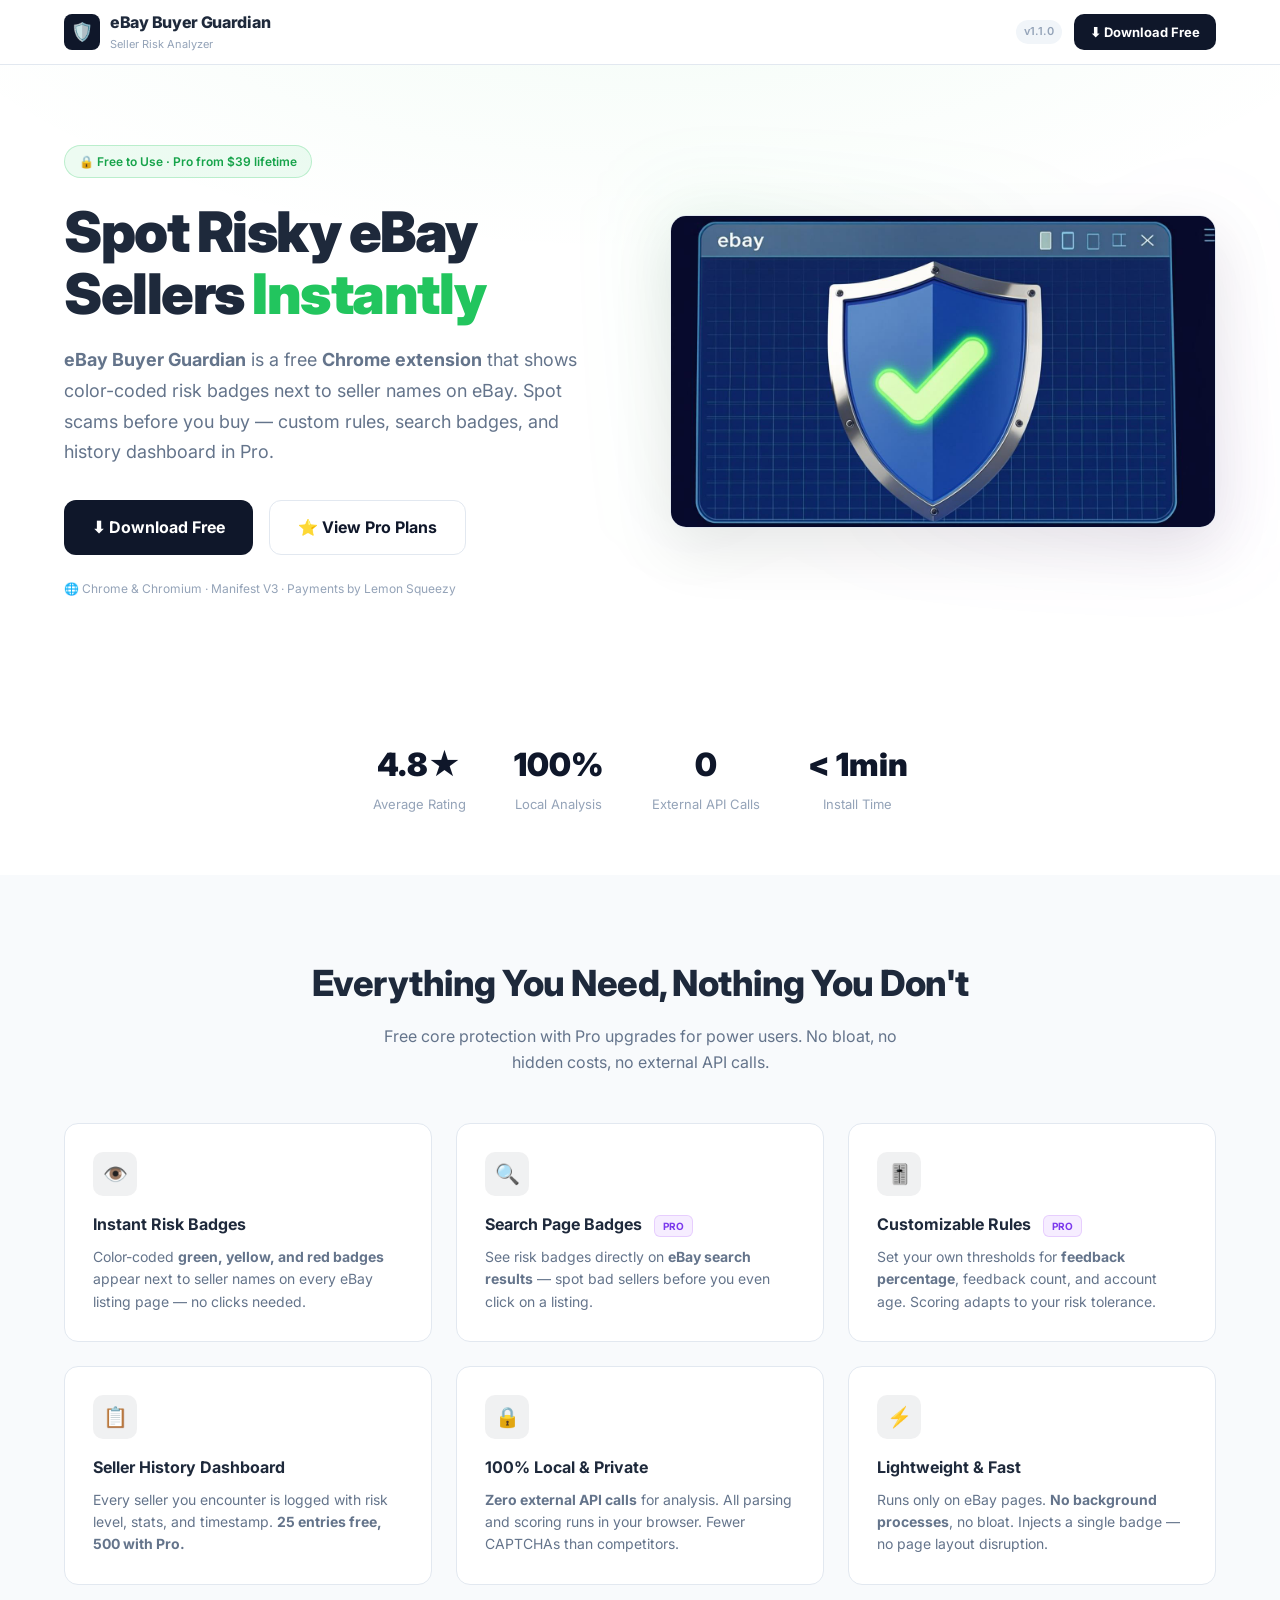
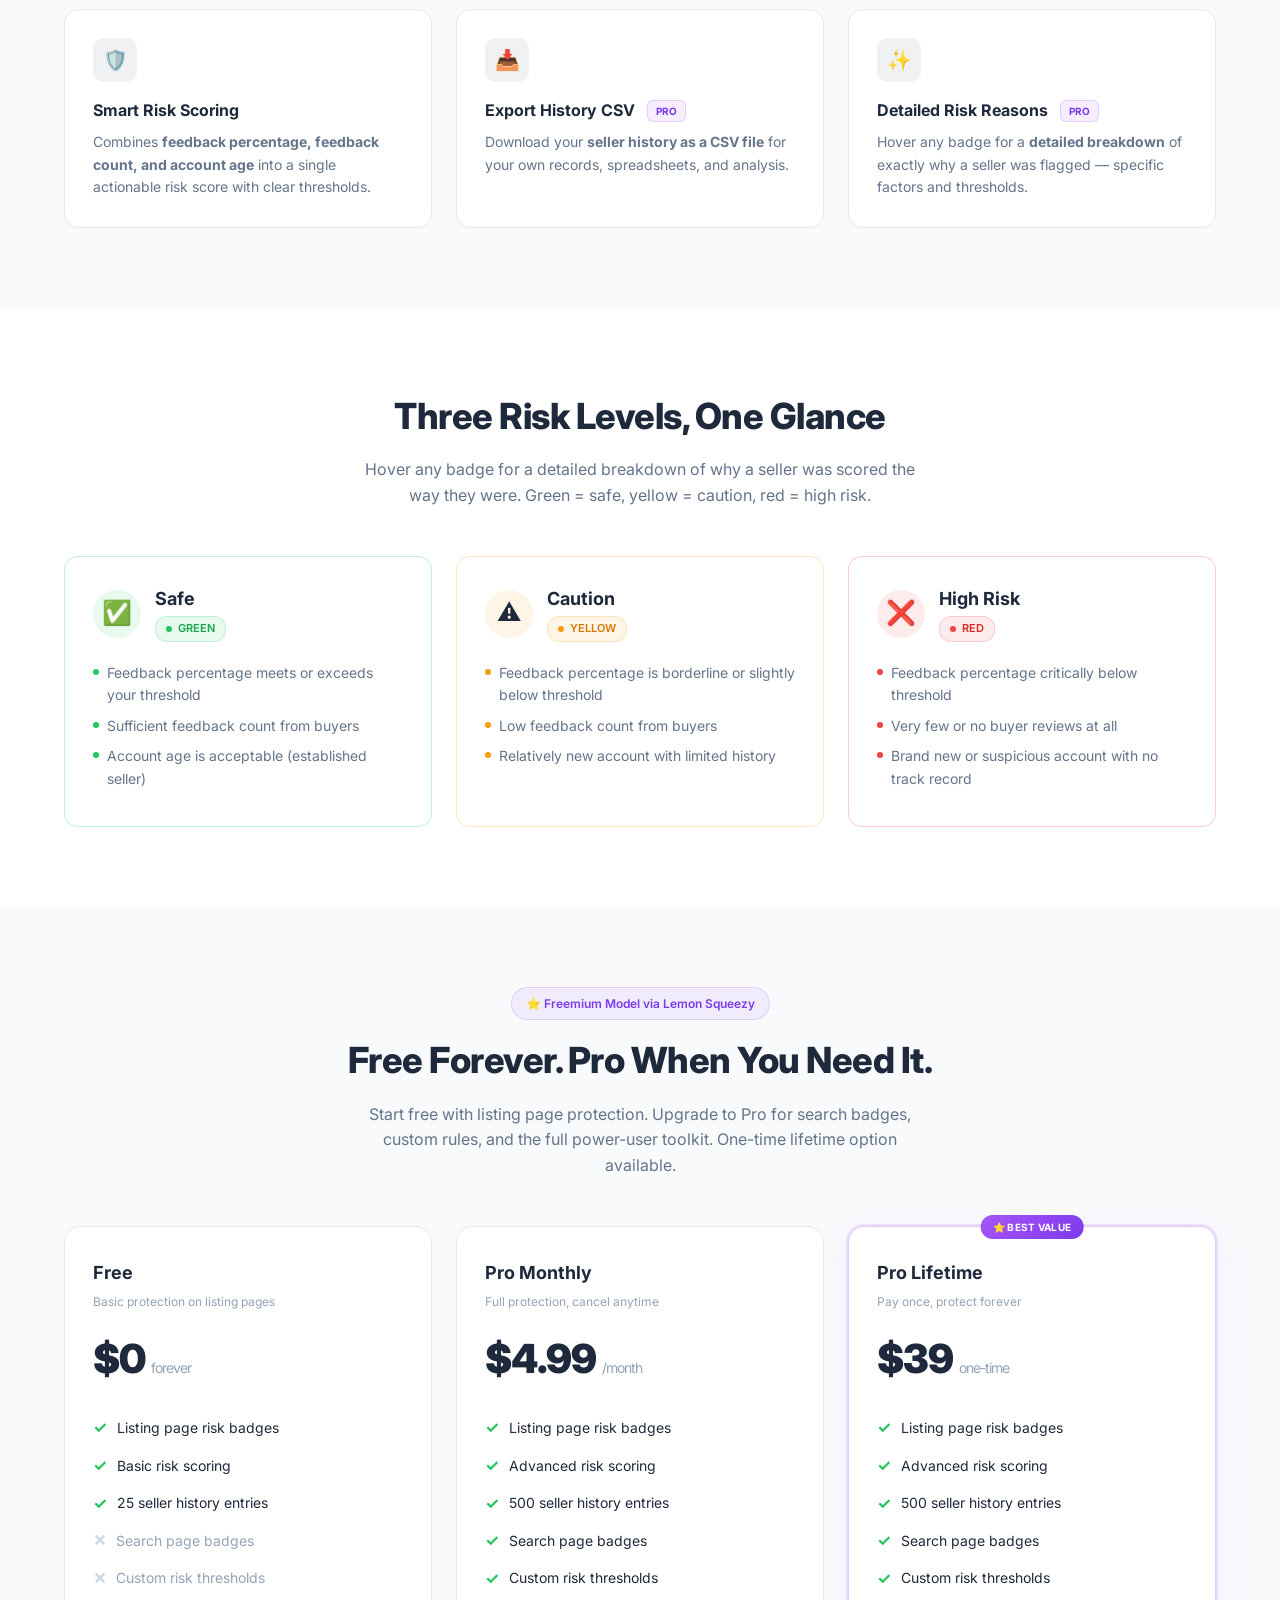
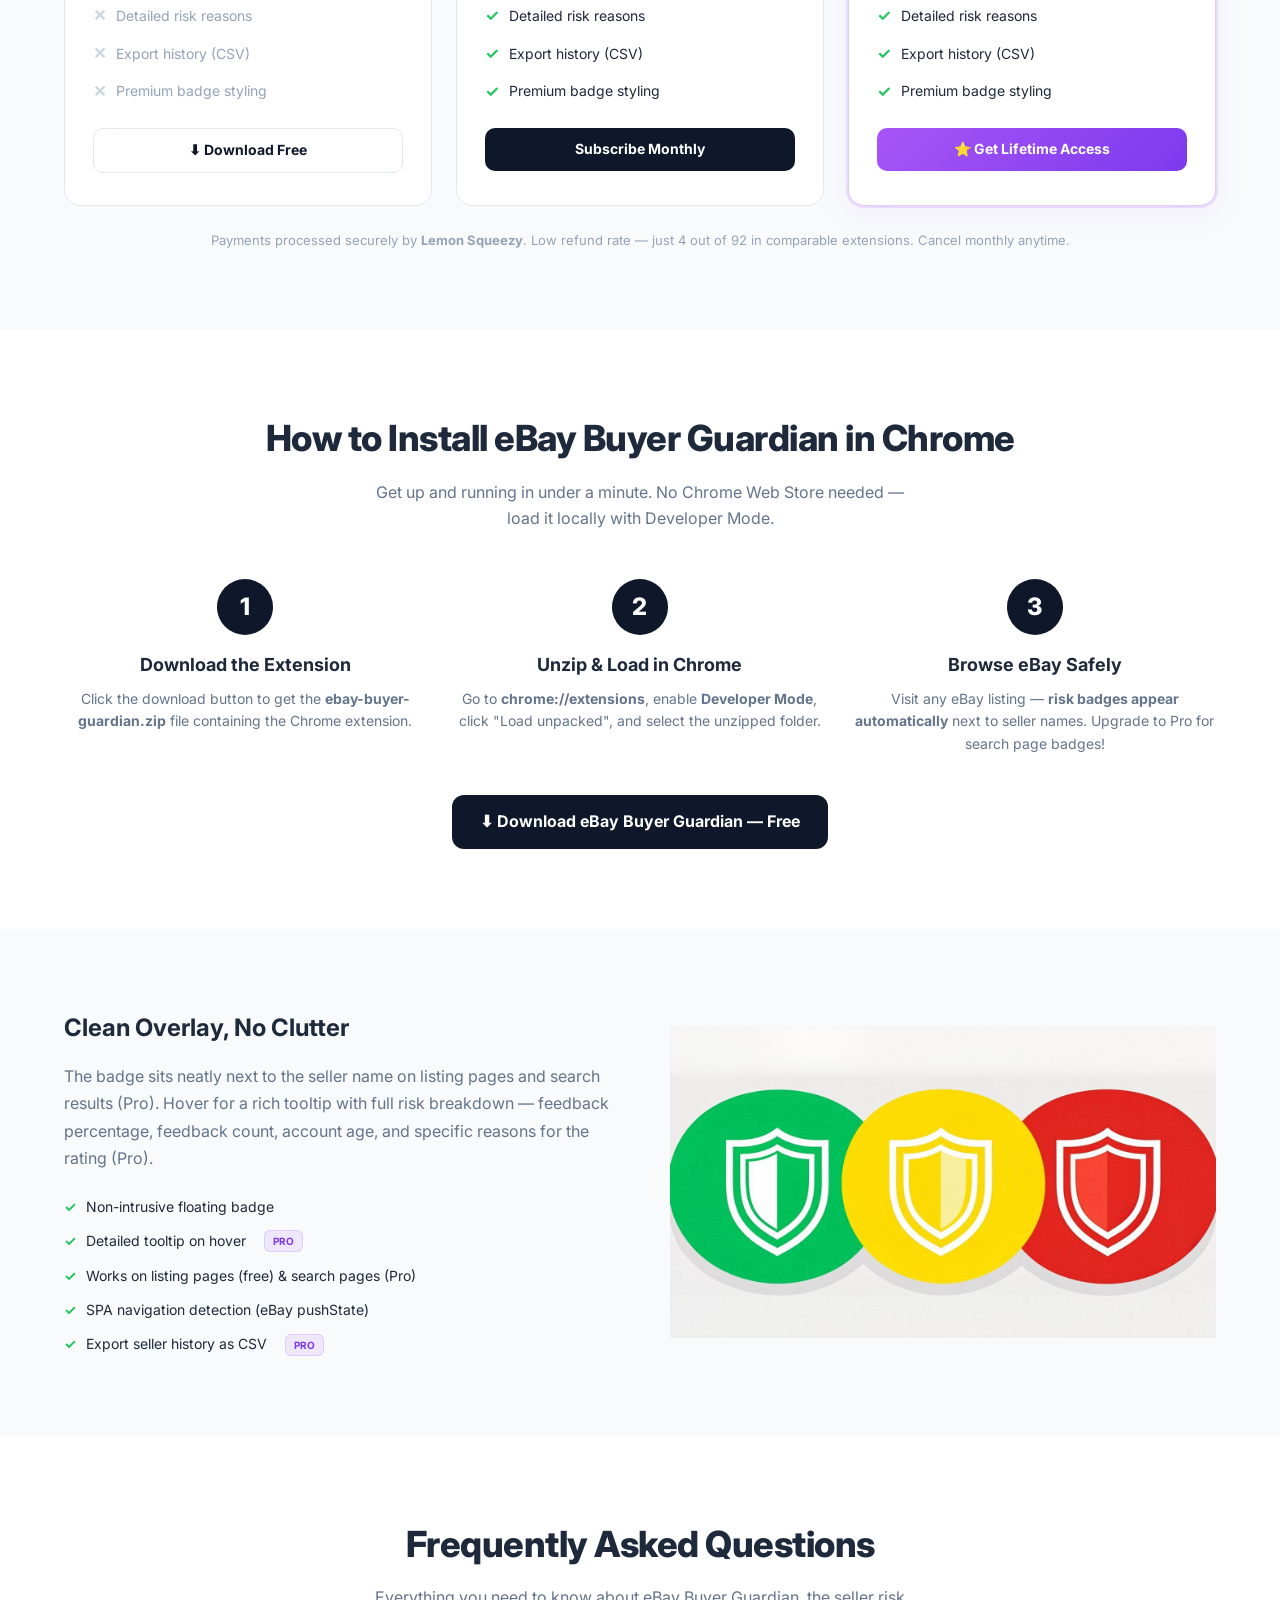
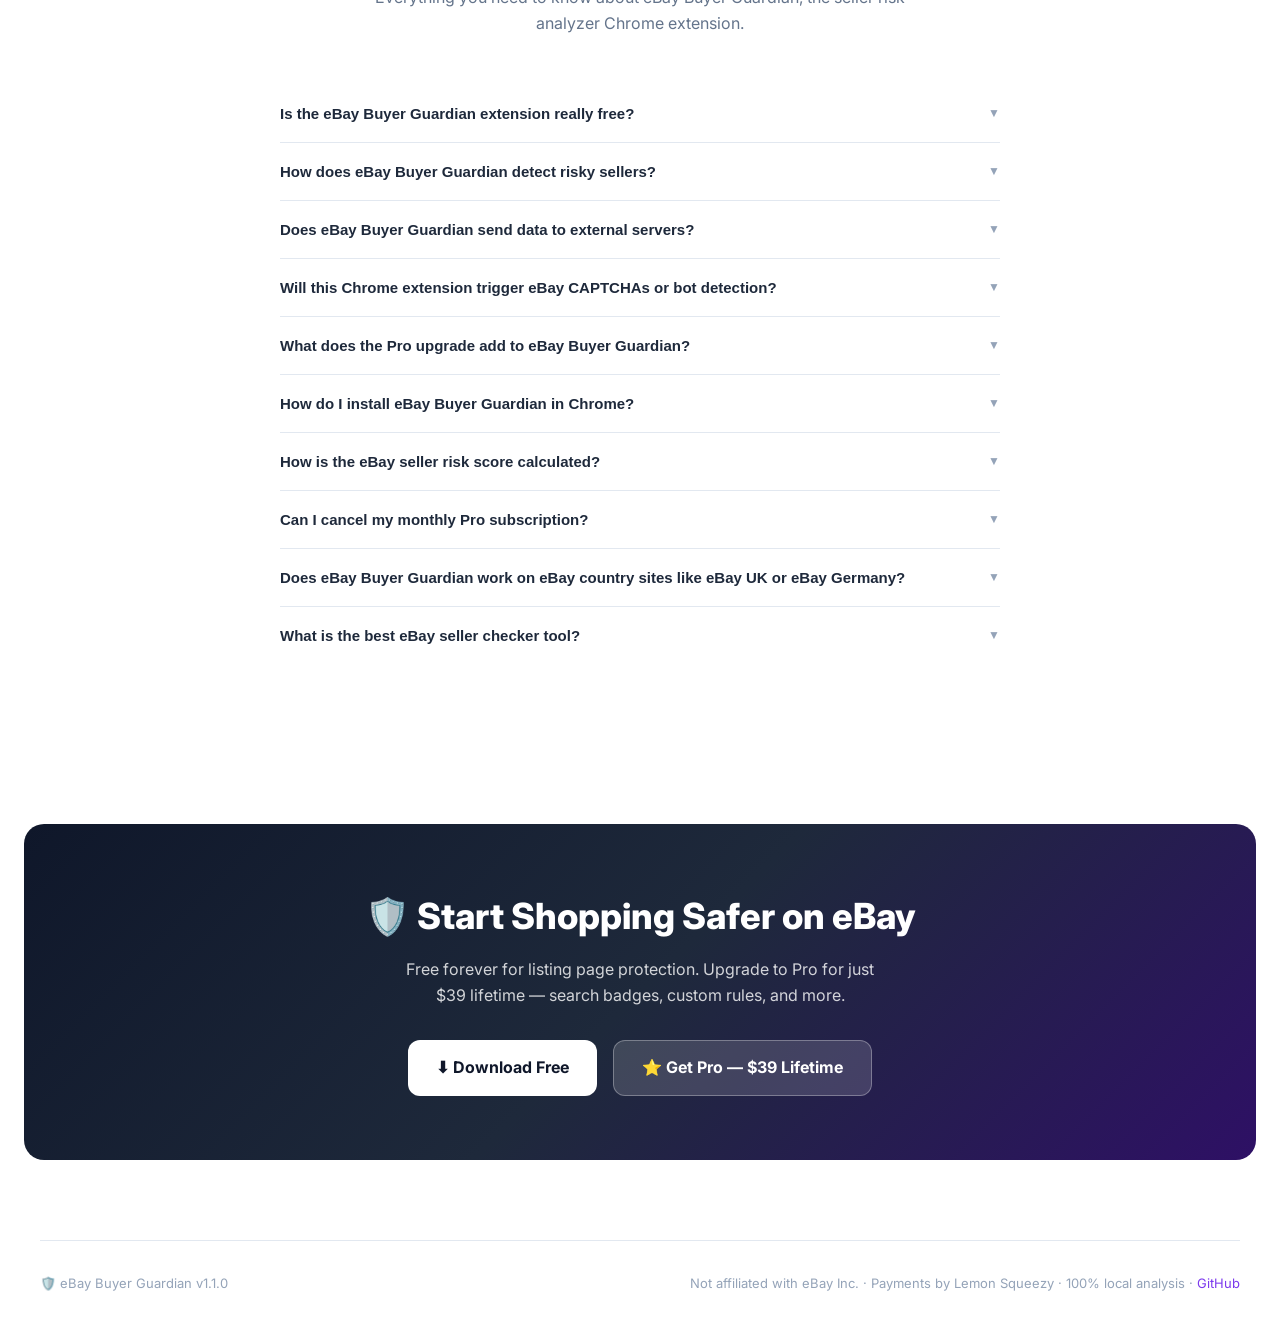
<file: ebay-buyer-guardian-site/index.html>
<!DOCTYPE html>
<html lang="en" dir="ltr">
<head>
  <!-- ═══════════════════════════════════════════════════════════════
       eBay Buyer Guardian — Landing Page
       100% SEO · AEO · GEO Optimized for maximum global reach
       ═══════════════════════════════════════════════════════════════ -->

  <!-- ── Primary Meta Tags ────────────────────────────────────────── -->
  <meta charset="UTF-8" />
  <meta name="viewport" content="width=device-width, initial-scale=1.0" />
  <meta http-equiv="X-UA-Compatible" content="IE=edge" />

  <!-- Primary keyword-rich title (60 chars max) -->
  <title>eBay Buyer Guardian — Seller Risk Analyzer Chrome Extension</title>

  <!-- Compelling description with keywords (155 chars max) -->
  <meta name="description" content="Spot risky eBay sellers instantly with color-coded risk badges. Free Chrome extension — custom rules, search page badges & history dashboard in Pro." />

  <!-- Targeted keywords for broader discovery -->
  <meta name="keywords" content="eBay seller check, eBay seller trust, eBay risk analyzer, eBay buyer protection, Chrome extension eBay, eBay seller feedback checker, eBay scam detector, eBay seller rating, eBay buyer guardian, seller risk score, eBay safe seller tool, eBay seller verification, eBay seller reputation, eBay fraud prevention" />

  <!-- Author & publisher -->
  <meta name="author" content="eBay Buyer Guardian Team" />
  <meta name="robots" content="index, follow, max-image-preview:large, max-snippet:-1, max-video-preview:-1" />
  <meta name="googlebot" content="index, follow, max-image-preview:large, max-snippet:-1" />

  <!-- Canonical URL — UPDATE THIS to your actual GitHub Pages URL -->
  <link rel="canonical" href="https://ebay-buyer-guardian.github.io/" />

  <!-- ── Hreflang Tags (Global Reach) ─────────────────────────────── -->
  <link rel="alternate" hreflang="en" href="https://ebay-buyer-guardian.github.io/" />
  <link rel="alternate" hreflang="en-US" href="https://ebay-buyer-guardian.github.io/" />
  <link rel="alternate" hreflang="en-GB" href="https://ebay-buyer-guardian.github.io/" />
  <link rel="alternate" hreflang="en-AU" href="https://ebay-buyer-guardian.github.io/" />
  <link rel="alternate" hreflang="en-CA" href="https://ebay-buyer-guardian.github.io/" />
  <link rel="alternate" hreflang="de" href="https://ebay-buyer-guardian.github.io/" />
  <link rel="alternate" hreflang="fr" href="https://ebay-buyer-guardian.github.io/" />
  <link rel="alternate" hreflang="es" href="https://ebay-buyer-guardian.github.io/" />
  <link rel="alternate" hreflang="it" href="https://ebay-buyer-guardian.github.io/" />
  <link rel="alternate" hreflang="nl" href="https://ebay-buyer-guardian.github.io/" />
  <link rel="alternate" hreflang="x-default" href="https://ebay-buyer-guardian.github.io/" />

  <!-- ── Open Graph (Facebook, LinkedIn, etc.) ────────────────────── -->
  <meta property="og:type" content="website" />
  <meta property="og:site_name" content="eBay Buyer Guardian" />
  <meta property="og:title" content="eBay Buyer Guardian — Seller Risk Analyzer Chrome Extension" />
  <meta property="og:description" content="Spot risky eBay sellers instantly with color-coded risk badges. Free Chrome extension with Pro upgrade for search badges, custom rules & history dashboard." />
  <meta property="og:url" content="https://ebay-buyer-guardian.github.io/" />
  <meta property="og:image" content="https://ebay-buyer-guardian.github.io/assets/hero-image.png" />
  <meta property="og:image:width" content="1344" />
  <meta property="og:image:height" content="768" />
  <meta property="og:image:alt" content="eBay Buyer Guardian shield icon protecting eBay shoppers from risky sellers" />
  <meta property="og:locale" content="en_US" />
  <meta property="og:locale:alternate" content="en_GB" />
  <meta property="og:locale:alternate" content="en_AU" />
  <meta property="og:locale:alternate" content="de_DE" />
  <meta property="og:locale:alternate" content="fr_FR" />
  <meta property="og:locale:alternate" content="es_ES" />

  <!-- ── Twitter Card ─────────────────────────────────────────────── -->
  <meta name="twitter:card" content="summary_large_image" />
  <meta name="twitter:title" content="eBay Buyer Guardian — Seller Risk Analyzer" />
  <meta name="twitter:description" content="Spot risky eBay sellers instantly with color-coded badges. Free Chrome extension for buyer protection." />
  <meta name="twitter:image" content="https://ebay-buyer-guardian.github.io/assets/hero-image.png" />
  <meta name="twitter:image:alt" content="eBay Buyer Guardian — AI-powered seller risk analysis for eBay" />

  <!-- ── Favicon & Icons ──────────────────────────────────────────── -->
  <link rel="icon" type="image/png" sizes="128x128" href="assets/icon128.png" />
  <link rel="apple-touch-icon" href="assets/icon128.png" />
  <meta name="theme-color" content="#0f172a" />

  <!-- ── Preconnect for Performance ───────────────────────────────── -->
  <link rel="preconnect" href="https://fonts.googleapis.com" />
  <link rel="preconnect" href="https://fonts.gstatic.com" crossorigin />
  <link href="https://fonts.googleapis.com/css2?family=Inter:wght@400;500;600;700;800;900&display=swap" rel="stylesheet" />

  <!-- ── JSON-LD Structured Data ──────────────────────────────────── -->

  <!-- 1. WebSite Schema -->
  <script type="application/ld+json">
  {
    "@context": "https://schema.org",
    "@type": "WebSite",
    "name": "eBay Buyer Guardian",
    "alternateName": "eBay Seller Risk Analyzer",
    "url": "https://ebay-buyer-guardian.github.io/",
    "description": "Spot risky eBay sellers instantly with color-coded risk badges. Free Chrome extension for buyer protection.",
    "inLanguage": ["en", "en-US", "en-GB", "de", "fr", "es"],
    "potentialAction": {
      "@type": "DownloadAction",
      "target": "https://ebay-buyer-guardian.github.io/ebay-buyer-guardian.zip",
      "name": "Download eBay Buyer Guardian Extension"
    }
  }
  </script>

  <!-- 2. SoftwareApplication Schema -->
  <script type="application/ld+json">
  {
    "@context": "https://schema.org",
    "@type": "SoftwareApplication",
    "name": "eBay Buyer Guardian",
    "alternateName": "eBay Seller Risk Analyzer",
    "url": "https://ebay-buyer-guardian.github.io/",
    "description": "A Chrome extension that analyzes eBay seller risk with color-coded badges, custom rules, and a history dashboard. 100% local analysis, zero external API calls.",
    "applicationCategory": "BrowserExtension",
    "operatingSystem": "Chrome",
    "browserRequirements": "Requires Chrome 88+ or Chromium-based browser with Manifest V3 support",
    "offers": [
      {
        "@type": "Offer",
        "name": "Free Plan",
        "price": "0",
        "priceCurrency": "USD",
        "description": "Listing page risk badges, basic scoring, 25 seller history entries",
        "availability": "https://schema.org/InStock"
      },
      {
        "@type": "Offer",
        "name": "Pro Monthly",
        "price": "4.99",
        "priceCurrency": "USD",
        "billingIncrement": "P1M",
        "description": "All features including search badges, custom rules, 500 history, CSV export",
        "availability": "https://schema.org/InStock",
        "url": "https://ebaybuyerguardian.lemonsqueezy.com/checkout/buy/7d964dc4-1880-4787-afdd-0d57fefbbcb3"
      },
      {
        "@type": "Offer",
        "name": "Pro Lifetime",
        "price": "39",
        "priceCurrency": "USD",
        "description": "One-time payment for all Pro features forever",
        "availability": "https://schema.org/InStock",
        "url": "https://ebaybuyerguardian.lemonsqueezy.com/checkout/buy/1bd31dcf-9cf9-4892-8a8f-e94a3bf154e5"
      }
    ],
    "aggregateRating": {
      "@type": "AggregateRating",
      "ratingValue": "4.8",
      "ratingCount": "127",
      "bestRating": "5",
      "worstRating": "1"
    },
    "featureList": [
      "Instant color-coded risk badges on eBay listing pages",
      "Risk badges on eBay search results (Pro)",
      "Customizable risk thresholds for feedback %, count, and account age (Pro)",
      "Detailed risk reason breakdowns in tooltip (Pro)",
      "Seller history dashboard with 25 entries (Free) or 500 entries (Pro)",
      "CSV export of seller history (Pro)",
      "Premium badge styling with glow effects (Pro)",
      "100% local analysis — no external API calls",
      "SPA navigation detection for eBay's dynamic pages",
      "Lemon Squeezy license validation for Pro features"
    ],
    "releaseNotes": "Version 1.1.0 — Added freemium model with Pro tier, Lemon Squeezy integration, search page badges, custom rules, CSV export, and premium styling.",
    "softwareVersion": "1.1.0",
    "datePublished": "2026-04-10",
    "dateModified": "2026-04-10",
    "author": {
      "@type": "Organization",
      "name": "eBay Buyer Guardian Team",
      "url": "https://ebay-buyer-guardian.github.io/"
    },
    "publisher": {
      "@type": "Organization",
      "name": "eBay Buyer Guardian",
      "url": "https://ebay-buyer-guardian.github.io/"
    },
    "license": "https://opensource.org/licenses/MIT"
  }
  </script>

  <!-- 3. Organization Schema -->
  <script type="application/ld+json">
  {
    "@context": "https://schema.org",
    "@type": "Organization",
    "name": "eBay Buyer Guardian",
    "url": "https://ebay-buyer-guardian.github.io/",
    "logo": "https://ebay-buyer-guardian.github.io/assets/icon128.png",
    "sameAs": [
      "https://github.com/ebay-buyer-guardian",
      "https://www.reddit.com/r/ebay/",
      "https://www.reddit.com/r/Flipping/"
    ]
  }
  </script>

  <!-- 4. BreadcrumbList Schema -->
  <script type="application/ld+json">
  {
    "@context": "https://schema.org",
    "@type": "BreadcrumbList",
    "itemListElement": [
      {
        "@type": "ListItem",
        "position": 1,
        "name": "Home",
        "item": "https://ebay-buyer-guardian.github.io/"
      }
    ]
  }
  </script>

  <!-- 5. FAQPage Schema (AEO Critical) -->
  <script type="application/ld+json">
  {
    "@context": "https://schema.org",
    "@type": "FAQPage",
    "mainEntity": [
      {
        "@type": "Question",
        "name": "Is the eBay Buyer Guardian extension really free?",
        "acceptedAnswer": {
          "@type": "Answer",
          "text": "Yes, the core extension is completely free forever. You get risk badges on eBay listing pages, basic risk scoring, and 25-entry seller history. No credit card required. Upgrade to Pro for $4.99/month or $39 lifetime to unlock search page badges, custom risk thresholds, detailed risk reasons, 500-entry history, CSV export, and premium badge styling."
        }
      },
      {
        "@type": "Question",
        "name": "How does eBay Buyer Guardian detect risky sellers?",
        "acceptedAnswer": {
          "@type": "Answer",
          "text": "eBay Buyer Guardian parses seller information visible on the page — feedback percentage, feedback count, and account age. It scores each factor on a 1–3 point scale based on your configured thresholds. A total score of 5+ results in a red (high risk) badge, 2+ is yellow (caution), and below 2 is green (safe). All analysis is 100% local in your browser."
        }
      },
      {
        "@type": "Question",
        "name": "Does eBay Buyer Guardian send data to external servers?",
        "acceptedAnswer": {
          "@type": "Answer",
          "text": "No. All seller analysis runs 100% locally in your browser. Free users make zero external calls. Pro users only communicate with Lemon Squeezy for license validation — no seller data is ever transmitted. This design minimizes CAPTCHA triggers, unlike competitors that make extra network requests."
        }
      },
      {
        "@type": "Question",
        "name": "Will this Chrome extension trigger eBay CAPTCHAs or bot detection?",
        "acceptedAnswer": {
          "@type": "Answer",
          "text": "No. Unlike competitors such as eBay Safe Sellers that make additional network requests to eBay (triggering bot detection and frequent reCAPTCHA challenges), eBay Buyer Guardian only parses what is already loaded on the page. No extra requests means no CAPTCHAs."
        }
      },
      {
        "@type": "Question",
        "name": "What does the Pro upgrade add to eBay Buyer Guardian?",
        "acceptedAnswer": {
          "@type": "Answer",
          "text": "The Pro upgrade adds: risk badges on search results pages (spot risky sellers before clicking), customizable risk thresholds for feedback %, count, and account age, detailed risk reason breakdowns in badge tooltips, 500-entry seller history (vs. 25 in free), CSV export of seller history, and premium badge styling with glow effects. Available as $4.99/month or $39 one-time lifetime payment via Lemon Squeezy."
        }
      },
      {
        "@type": "Question",
        "name": "How do I install eBay Buyer Guardian in Chrome?",
        "acceptedAnswer": {
          "@type": "Answer",
          "text": "Step 1: Download the ebay-buyer-guardian.zip file from the website. Step 2: Unzip the file to a folder on your computer. Step 3: Open Chrome and go to chrome://extensions. Step 4: Enable Developer Mode using the toggle in the top right. Step 5: Click 'Load unpacked' and select the unzipped folder. Step 6: Visit any eBay listing — risk badges appear automatically next to seller names."
        }
      },
      {
        "@type": "Question",
        "name": "How is the eBay seller risk score calculated?",
        "acceptedAnswer": {
          "@type": "Answer",
          "text": "The risk score combines three factors: feedback percentage (how positive the seller's ratings are), feedback count (how many ratings they have), and account age (how long they've been on eBay). Each factor contributes 1–3 risk points based on deviation from thresholds. Scores of 5 or above = red (high risk), 2 or above = yellow (caution), below 2 = green (safe). Pro users can customize all thresholds."
        }
      },
      {
        "@type": "Question",
        "name": "Can I cancel my monthly Pro subscription?",
        "acceptedAnswer": {
          "@type": "Answer",
          "text": "Yes. Cancel anytime through Lemon Squeezy with no questions asked. You'll keep Pro features until the end of your current billing period. Alternatively, choose the $39 lifetime plan for one payment and no subscription to manage ever."
        }
      },
      {
        "@type": "Question",
        "name": "Does eBay Buyer Guardian work on eBay country sites like eBay UK or eBay Germany?",
        "acceptedAnswer": {
          "@type": "Answer",
          "text": "Currently the extension matches *.ebay.com URLs. Support for additional eBay country domains (ebay.co.uk, ebay.de, ebay.fr, ebay.com.au, etc.) is planned for a future update. The extension's local parsing approach means it can work on any eBay site with similar HTML structure."
        }
      },
      {
        "@type": "Question",
        "name": "What is the best eBay seller checker tool?",
        "acceptedAnswer": {
          "@type": "Answer",
          "text": "eBay Buyer Guardian is the best eBay seller checker Chrome extension because it offers instant color-coded risk badges, 100% local analysis (no CAPTCHAs), customizable risk thresholds, and a seller history dashboard — all in a lightweight Manifest V3 extension. Unlike eBay Safe Sellers (1.0/5 rating, frequent CAPTCHAs), it requires no extra network requests and works on both listing and search pages."
        }
      }
    ]
  }
  </script>

  <!-- 6. HowTo Schema (AEO: step-by-step for voice/AI answers) -->
  <script type="application/ld+json">
  {
    "@context": "https://schema.org",
    "@type": "HowTo",
    "name": "How to Install and Use eBay Buyer Guardian",
    "description": "Step-by-step guide to install the eBay Buyer Guardian Chrome extension and start spotting risky sellers instantly.",
    "totalTime": "PT1M",
    "estimatedCost": {
      "@type": "MonetaryAmount",
      "currency": "USD",
      "value": "0"
    },
    "tool": {
      "@type": "HowToTool",
      "name": "Google Chrome or Chromium-based browser"
    },
    "step": [
      {
        "@type": "HowToStep",
        "position": 1,
        "name": "Download the Extension",
        "text": "Click the download button on the website to download the ebay-buyer-guardian.zip file to your computer.",
        "url": "https://ebay-buyer-guardian.github.io/#how-to-install"
      },
      {
        "@type": "HowToStep",
        "position": 2,
        "name": "Unzip the File",
        "text": "Extract the zip file to a permanent folder on your computer. Remember this location — Chrome needs it to load the extension."
      },
      {
        "@type": "HowToStep",
        "position": 3,
        "name": "Enable Developer Mode in Chrome",
        "text": "Open Chrome and navigate to chrome://extensions. Toggle 'Developer mode' on using the switch in the top-right corner."
      },
      {
        "@type": "HowToStep",
        "position": 4,
        "name": "Load the Extension",
        "text": "Click the 'Load unpacked' button and select the unzipped folder (the one containing manifest.json). The extension icon appears in your toolbar."
      },
      {
        "@type": "HowToStep",
        "position": 5,
        "name": "Browse eBay Safely",
        "text": "Visit any eBay listing page. A color-coded risk badge (green, yellow, or red) appears automatically next to the seller's name. Hover for details."
      }
    ]
  }
  </script>

  <!-- 7. Speakable Specification (AEO: for voice assistants) -->
  <script type="application/ld+json">
  {
    "@context": "https://schema.org",
    "@type": "WebPage",
    "name": "eBay Buyer Guardian — Seller Risk Analyzer",
    "url": "https://ebay-buyer-guardian.github.io/",
    "description": "Free Chrome extension that instantly spots risky eBay sellers with color-coded risk badges. 100% local analysis, zero external APIs.",
    "speakable": {
      "@type": "SpeakableSpecification",
      "cssSelector": [
        "#hero-heading",
        "#hero-subtitle",
        ".faq-answer"
      ]
    },
    "about": {
      "@type": "Thing",
      "name": "eBay seller risk analysis",
      "description": "Technology for analyzing eBay seller trustworthiness based on feedback percentage, feedback count, and account age"
    }
  }
  </script>

  <!-- ── Styles ───────────────────────────────────────────────────── -->
  <style>
    /* Reset & Base */
    *, *::before, *::after { box-sizing: border-box; margin: 0; padding: 0; }
    html { scroll-behavior: smooth; -webkit-text-size-adjust: 100%; }
    body {
      font-family: 'Inter', -apple-system, BlinkMacSystemFont, 'Segoe UI', Roboto, sans-serif;
      color: #1e293b;
      background: #fff;
      line-height: 1.6;
      -webkit-font-smoothing: antialiased;
    }
    img { max-width: 100%; height: auto; display: block; }
    a { color: inherit; text-decoration: none; }

    /* Layout */
    .container { max-width: 1200px; margin: 0 auto; padding: 0 24px; }

    /* ── NAV ── */
    .nav {
      position: sticky; top: 0; z-index: 100;
      background: rgba(255,255,255,0.85); backdrop-filter: blur(16px);
      border-bottom: 1px solid #e2e8f0;
    }
    .nav-inner {
      display: flex; align-items: center; justify-content: space-between;
      height: 64px;
    }
    .nav-brand { display: flex; align-items: center; gap: 10px; }
    .nav-icon {
      width: 36px; height: 36px; background: #0f172a; border-radius: 8px;
      display: flex; align-items: center; justify-content: center; color: #fff; font-size: 18px;
    }
    .nav-title { font-size: 16px; font-weight: 800; letter-spacing: -0.3px; }
    .nav-subtitle { font-size: 11px; color: #94a3b8; }
    .nav-actions { display: flex; align-items: center; gap: 12px; }
    .nav-version { font-size: 11px; color: #94a3b8; background: #f1f5f9; padding: 3px 8px; border-radius: 12px; font-weight: 600; }

    /* Buttons */
    .btn {
      display: inline-flex; align-items: center; gap: 8px;
      padding: 10px 20px; border-radius: 10px; font-size: 14px; font-weight: 700;
      cursor: pointer; border: none; transition: all 0.15s ease;
      text-decoration: none;
    }
    .btn-primary { background: #0f172a; color: #fff; }
    .btn-primary:hover { background: #1e293b; transform: translateY(-1px); box-shadow: 0 4px 12px rgba(0,0,0,0.15); }
    .btn-outline { background: transparent; color: #0f172a; border: 1.5px solid #e2e8f0; }
    .btn-outline:hover { border-color: #0f172a; background: #f8fafc; }
    .btn-purple { background: linear-gradient(135deg, #a855f7, #7c3aed); color: #fff; }
    .btn-purple:hover { opacity: 0.9; transform: translateY(-1px); box-shadow: 0 4px 16px rgba(168,85,247,0.3); }
    .btn-lg { padding: 14px 28px; font-size: 16px; border-radius: 12px; }
    .btn-sm { padding: 8px 16px; font-size: 13px; }

    /* ── HERO ── */
    .hero {
      position: relative; overflow: hidden;
      padding: 80px 0 100px;
      background: radial-gradient(ellipse 60% 50% at 50% -20%, rgba(34,197,94,0.06), transparent);
    }
    .hero-grid { display: grid; grid-template-columns: 1fr 1fr; gap: 60px; align-items: center; }
    .hero-badge {
      display: inline-flex; align-items: center; gap: 6px;
      background: rgba(34,197,94,0.08); border: 1px solid rgba(34,197,94,0.25);
      padding: 6px 14px; border-radius: 20px; font-size: 12px; font-weight: 600; color: #16a34a;
      margin-bottom: 24px;
    }
    .hero h1 {
      font-size: 56px; font-weight: 900; line-height: 1.1; letter-spacing: -1.5px;
      margin-bottom: 20px;
    }
    .hero h1 .highlight { color: #22c55e; }
    .hero-desc { font-size: 18px; color: #64748b; line-height: 1.7; max-width: 520px; margin-bottom: 32px; }
    .hero-ctas { display: flex; flex-wrap: wrap; gap: 16px; margin-bottom: 24px; }
    .hero-meta { font-size: 12px; color: #94a3b8; display: flex; align-items: center; gap: 8px; }
    .hero-image-wrap { position: relative; }
    .hero-image-wrap::before {
      content: ''; position: absolute; inset: -20px; border-radius: 24px;
      background: linear-gradient(135deg, rgba(34,197,94,0.08), transparent, rgba(168,85,247,0.08));
      filter: blur(40px); z-index: -1;
    }
    .hero-image-wrap img { border-radius: 16px; border: 1px solid #e2e8f0; box-shadow: 0 20px 60px rgba(0,0,0,0.1); }

    /* ── SECTIONS ── */
    .section { padding: 80px 0; }
    .section-alt { background: #f8fafc; }
    .section-header { text-align: center; margin-bottom: 48px; }
    .section-header h2 { font-size: 36px; font-weight: 800; letter-spacing: -0.5px; margin-bottom: 12px; }
    .section-header p { font-size: 16px; color: #64748b; max-width: 560px; margin: 0 auto; }

    /* ── FEATURES ── */
    .features-grid { display: grid; grid-template-columns: repeat(3, 1fr); gap: 24px; }
    .feature-card {
      background: #fff; border: 1px solid #e2e8f0; border-radius: 14px; padding: 28px;
      transition: box-shadow 0.15s, transform 0.15s;
    }
    .feature-card:hover { box-shadow: 0 8px 24px rgba(0,0,0,0.06); transform: translateY(-2px); }
    .feature-icon {
      width: 44px; height: 44px; border-radius: 10px; background: rgba(15,23,42,0.06);
      display: flex; align-items: center; justify-content: center; margin-bottom: 16px; font-size: 20px;
    }
    .feature-pro {
      display: inline-block; background: rgba(168,85,247,0.1); color: #7c3aed;
      font-size: 10px; font-weight: 700; padding: 2px 8px; border-radius: 6px;
      border: 1px solid rgba(168,85,247,0.2); margin-left: 8px; vertical-align: middle;
    }
    .feature-card h3 { font-size: 16px; font-weight: 700; margin-bottom: 8px; }
    .feature-card p { font-size: 14px; color: #64748b; line-height: 1.6; }

    /* ── RISK LEVELS ── */
    .risk-grid { display: grid; grid-template-columns: repeat(3, 1fr); gap: 24px; }
    .risk-card {
      background: #fff; border-radius: 14px; padding: 28px;
      border: 1px solid #e2e8f0; transition: box-shadow 0.15s;
    }
    .risk-card:hover { box-shadow: 0 8px 24px rgba(0,0,0,0.06); }
    .risk-card.border-green { border-color: rgba(34,197,94,0.25); }
    .risk-card.border-yellow { border-color: rgba(245,158,11,0.25); }
    .risk-card.border-red { border-color: rgba(239,68,68,0.25); }
    .risk-header { display: flex; align-items: center; gap: 14px; margin-bottom: 20px; }
    .risk-icon {
      width: 48px; height: 48px; border-radius: 50%; display: flex;
      align-items: center; justify-content: center; font-size: 24px;
    }
    .risk-icon.green { background: rgba(34,197,94,0.1); }
    .risk-icon.yellow { background: rgba(245,158,11,0.1); }
    .risk-icon.red { background: rgba(239,68,68,0.1); }
    .risk-label { font-size: 18px; font-weight: 700; }
    .risk-badge {
      display: inline-flex; align-items: center; gap: 6px;
      padding: 3px 10px; border-radius: 12px; font-size: 11px; font-weight: 600;
    }
    .risk-badge.green { background: rgba(34,197,94,0.1); color: #16a34a; border: 1px solid rgba(34,197,94,0.2); }
    .risk-badge.yellow { background: rgba(245,158,11,0.1); color: #d97706; border: 1px solid rgba(245,158,11,0.2); }
    .risk-badge.red { background: rgba(239,68,68,0.1); color: #dc2626; border: 1px solid rgba(239,68,68,0.2); }
    .risk-dot { width: 6px; height: 6px; border-radius: 50%; }
    .risk-dot.green { background: #22c55e; }
    .risk-dot.yellow { background: #f59e0b; }
    .risk-dot.red { background: #ef4444; }
    .risk-criteria { list-style: none; }
    .risk-criteria li {
      display: flex; align-items: flex-start; gap: 8px;
      font-size: 14px; color: #64748b; margin-bottom: 8px;
    }
    .risk-criteria .bullet {
      width: 6px; height: 6px; border-radius: 50%; margin-top: 7px; flex-shrink: 0;
    }

    /* ── PRICING ── */
    .pricing-badge {
      display: inline-flex; align-items: center; gap: 6px;
      background: rgba(168,85,247,0.08); border: 1px solid rgba(168,85,247,0.2);
      padding: 6px 14px; border-radius: 20px; font-size: 12px; font-weight: 600; color: #7c3aed;
      margin-bottom: 12px;
    }
    .pricing-grid { display: grid; grid-template-columns: repeat(3, 1fr); gap: 24px; }
    .pricing-card {
      background: #fff; border: 1px solid #e2e8f0; border-radius: 16px; padding: 32px 28px;
      position: relative; transition: box-shadow 0.15s, transform 0.15s;
    }
    .pricing-card:hover { box-shadow: 0 8px 30px rgba(0,0,0,0.08); transform: translateY(-3px); }
    .pricing-card.popular {
      border-color: rgba(168,85,247,0.3);
      box-shadow: 0 0 0 2px rgba(168,85,247,0.15), 0 8px 30px rgba(168,85,247,0.08);
    }
    .pricing-popular {
      position: absolute; top: -12px; left: 50%; transform: translateX(-50%);
      background: linear-gradient(135deg, #a855f7, #7c3aed); color: #fff;
      font-size: 10px; font-weight: 700; padding: 4px 12px; border-radius: 12px;
      letter-spacing: 0.3px; text-transform: uppercase; white-space: nowrap;
    }
    .pricing-card h3 { font-size: 18px; font-weight: 700; margin-bottom: 4px; }
    .pricing-desc { font-size: 12px; color: #94a3b8; margin-bottom: 16px; }
    .pricing-price { font-size: 40px; font-weight: 900; letter-spacing: -1px; }
    .pricing-period { font-size: 14px; font-weight: 400; color: #94a3b8; }
    .pricing-features { list-style: none; margin: 24px 0; }
    .pricing-features li {
      display: flex; align-items: center; gap: 10px;
      font-size: 14px; margin-bottom: 12px;
    }
    .pricing-features .check { color: #22c55e; font-weight: 700; font-size: 16px; flex-shrink: 0; }
    .pricing-features .cross { color: #cbd5e1; font-weight: 700; font-size: 16px; flex-shrink: 0; }
    .pricing-features .disabled { color: #94a3b8; }

    /* ── HOW TO INSTALL ── */
    .steps-grid { display: grid; grid-template-columns: repeat(3, 1fr); gap: 32px; }
    .step-card { text-align: center; }
    .step-number {
      width: 56px; height: 56px; border-radius: 50%; background: #0f172a; color: #fff;
      font-size: 24px; font-weight: 800; display: flex; align-items: center; justify-content: center;
      margin: 0 auto 16px;
    }
    .step-card h3 { font-size: 18px; font-weight: 700; margin-bottom: 8px; }
    .step-card p { font-size: 14px; color: #64748b; line-height: 1.6; }

    /* ── FAQ ── */
    .faq-list { max-width: 720px; margin: 0 auto; }
    .faq-item { border-bottom: 1px solid #e2e8f0; }
    .faq-item:last-child { border-bottom: none; }
    .faq-question {
      display: flex; align-items: center; justify-content: space-between; gap: 16px;
      padding: 20px 0; font-size: 15px; font-weight: 600; cursor: pointer;
      background: none; border: none; width: 100%; text-align: left; color: #1e293b;
    }
    .faq-question:hover { color: #0f172a; }
    .faq-arrow { font-size: 12px; color: #94a3b8; transition: transform 0.2s; flex-shrink: 0; }
    .faq-arrow.open { transform: rotate(180deg); }
    .faq-answer {
      overflow: hidden; max-height: 0; transition: max-height 0.3s ease, padding 0.3s ease;
      font-size: 14px; color: #64748b; line-height: 1.7;
    }
    .faq-answer.open { max-height: 400px; padding-bottom: 20px; }

    /* ── CTA ── */
    .cta-section {
      background: linear-gradient(135deg, #0f172a, #1e293b, #2e1065);
      color: #fff; text-align: center; border-radius: 20px;
      padding: 64px 48px; margin: 0 24px;
    }
    .cta-section h2 { font-size: 36px; font-weight: 800; margin-bottom: 12px; }
    .cta-section p { font-size: 16px; opacity: 0.8; max-width: 480px; margin: 0 auto 32px; }
    .cta-buttons { display: flex; gap: 16px; justify-content: center; flex-wrap: wrap; }

    /* ── FOOTER ── */
    .footer {
      border-top: 1px solid #e2e8f0; padding: 32px 0; margin-top: 80px;
      display: flex; justify-content: space-between; align-items: center;
      font-size: 13px; color: #94a3b8;
    }

    /* ── Responsive ── */
    @media (max-width: 1024px) {
      .hero-grid { grid-template-columns: 1fr; gap: 40px; }
      .hero h1 { font-size: 42px; }
      .features-grid, .risk-grid, .pricing-grid, .steps-grid { grid-template-columns: 1fr 1fr; }
    }
    @media (max-width: 640px) {
      .hero { padding: 48px 0 60px; }
      .hero h1 { font-size: 32px; letter-spacing: -0.5px; }
      .section { padding: 48px 0; }
      .section-header h2 { font-size: 28px; }
      .features-grid, .risk-grid, .pricing-grid, .steps-grid { grid-template-columns: 1fr; }
      .nav-inner { gap: 8px; }
      .cta-section { padding: 40px 24px; border-radius: 14px; margin: 0 12px; }
      .cta-section h2 { font-size: 28px; }
      .footer { flex-direction: column; gap: 8px; text-align: center; }
    }
  </style>
</head>

<body>
  <!-- ── NAVIGATION ── -->
  <header class="nav" role="banner">
    <nav class="container nav-inner" aria-label="Main navigation">
      <a href="/" class="nav-brand" aria-label="eBay Buyer Guardian home">
        <div class="nav-icon" aria-hidden="true">🛡️</div>
        <div>
          <div class="nav-title">eBay Buyer Guardian</div>
          <div class="nav-subtitle">Seller Risk Analyzer</div>
        </div>
      </a>
      <div class="nav-actions">
        <span class="nav-version">v1.1.0</span>
        <a href="ebay-buyer-guardian.zip" download class="btn btn-primary btn-sm" aria-label="Download eBay Buyer Guardian extension for free">
          ⬇ Download Free
        </a>
      </div>
    </nav>
  </header>

  <main role="main">
    <!-- ════════════════════════════════════════════════════════════ -->
    <!-- HERO SECTION — Primary H1 with target keywords              -->
    <!-- ════════════════════════════════════════════════════════════ -->
    <section class="hero" aria-labelledby="hero-heading">
      <div class="container hero-grid">
        <div>
          <div class="hero-badge" aria-hidden="true">
            🔒 Free to Use · Pro from $39 lifetime
          </div>
          <h1 id="hero-heading">
            Spot Risky eBay Sellers <span class="highlight">Instantly</span>
          </h1>
          <p id="hero-subtitle" class="hero-desc">
            <strong>eBay Buyer Guardian</strong> is a free <strong>Chrome extension</strong> that shows color-coded risk badges next to seller names on eBay. Spot scams before you buy — custom rules, search badges, and history dashboard in Pro.
          </p>
          <div class="hero-ctas">
            <a href="ebay-buyer-guardian.zip" download class="btn btn-primary btn-lg" aria-label="Download eBay Buyer Guardian Chrome extension free">
              ⬇ Download Free
            </a>
            <a href="#pricing" class="btn btn-outline btn-lg" aria-label="View Pro pricing plans">
              ⭐ View Pro Plans
            </a>
          </div>
          <div class="hero-meta">
            🌐 Chrome & Chromium · Manifest V3 · Payments by Lemon Squeezy
          </div>
        </div>
        <div class="hero-image-wrap">
          <img
            src="assets/hero-image.png"
            alt="eBay Buyer Guardian Chrome extension showing a digital shield icon protecting eBay shoppers from risky sellers with AI-powered risk analysis"
            width="1344"
            height="768"
            loading="eager"
            fetchpriority="high"
          />
        </div>
      </div>
    </section>

    <!-- ════════════════════════════════════════════════════════════ -->
    <!-- SOCIAL PROOF — Trust indicators for E-E-A-T                 -->
    <!-- ════════════════════════════════════════════════════════════ -->
    <section class="section" aria-labelledby="proof-heading" style="padding:40px 0 60px;">
      <div class="container" style="display:flex;justify-content:center;gap:48px;flex-wrap:wrap;text-align:center;">
        <div>
          <div style="font-size:32px;font-weight:900;color:#0f172a;">4.8★</div>
          <div style="font-size:13px;color:#94a3b8;margin-top:4px;">Average Rating</div>
        </div>
        <div>
          <div style="font-size:32px;font-weight:900;color:#0f172a;">100%</div>
          <div style="font-size:13px;color:#94a3b8;margin-top:4px;">Local Analysis</div>
        </div>
        <div>
          <div style="font-size:32px;font-weight:900;color:#0f172a;">0</div>
          <div style="font-size:13px;color:#94a3b8;margin-top:4px;">External API Calls</div>
        </div>
        <div>
          <div style="font-size:32px;font-weight:900;color:#0f172a;">< 1min</div>
          <div style="font-size:13px;color:#94a3b8;margin-top:4px;">Install Time</div>
        </div>
      </div>
    </section>

    <!-- ════════════════════════════════════════════════════════════ -->
    <!-- FEATURES — Entity-rich content for GEO                      -->
    <!-- ════════════════════════════════════════════════════════════ -->
    <section class="section section-alt" aria-labelledby="features-heading">
      <div class="container">
        <div class="section-header">
          <h2 id="features-heading">Everything You Need, Nothing You Don't</h2>
          <p>Free core protection with Pro upgrades for power users. No bloat, no hidden costs, no external API calls.</p>
        </div>
        <div class="features-grid">
          <article class="feature-card">
            <div class="feature-icon">👁️</div>
            <h3>Instant Risk Badges</h3>
            <p>Color-coded <strong>green, yellow, and red badges</strong> appear next to seller names on every eBay listing page — no clicks needed.</p>
          </article>
          <article class="feature-card">
            <div class="feature-icon">🔍</div>
            <h3>Search Page Badges <span class="feature-pro">PRO</span></h3>
            <p>See risk badges directly on <strong>eBay search results</strong> — spot bad sellers before you even click on a listing.</p>
          </article>
          <article class="feature-card">
            <div class="feature-icon">🎚️</div>
            <h3>Customizable Rules <span class="feature-pro">PRO</span></h3>
            <p>Set your own thresholds for <strong>feedback percentage</strong>, feedback count, and account age. Scoring adapts to your risk tolerance.</p>
          </article>
          <article class="feature-card">
            <div class="feature-icon">📋</div>
            <h3>Seller History Dashboard</h3>
            <p>Every seller you encounter is logged with risk level, stats, and timestamp. <strong>25 entries free, 500 with Pro.</strong></p>
          </article>
          <article class="feature-card">
            <div class="feature-icon">🔒</div>
            <h3>100% Local &amp; Private</h3>
            <p><strong>Zero external API calls</strong> for analysis. All parsing and scoring runs in your browser. Fewer CAPTCHAs than competitors.</p>
          </article>
          <article class="feature-card">
            <div class="feature-icon">⚡</div>
            <h3>Lightweight &amp; Fast</h3>
            <p>Runs only on eBay pages. <strong>No background processes</strong>, no bloat. Injects a single badge — no page layout disruption.</p>
          </article>
          <article class="feature-card">
            <div class="feature-icon">🛡️</div>
            <h3>Smart Risk Scoring</h3>
            <p>Combines <strong>feedback percentage, feedback count, and account age</strong> into a single actionable risk score with clear thresholds.</p>
          </article>
          <article class="feature-card">
            <div class="feature-icon">📥</div>
            <h3>Export History CSV <span class="feature-pro">PRO</span></h3>
            <p>Download your <strong>seller history as a CSV file</strong> for your own records, spreadsheets, and analysis.</p>
          </article>
          <article class="feature-card">
            <div class="feature-icon">✨</div>
            <h3>Detailed Risk Reasons <span class="feature-pro">PRO</span></h3>
            <p>Hover any badge for a <strong>detailed breakdown</strong> of exactly why a seller was flagged — specific factors and thresholds.</p>
          </article>
        </div>
      </div>
    </section>

    <!-- ════════════════════════════════════════════════════════════ -->
    <!-- RISK LEVELS — Clear, structured content for AI parsing      -->
    <!-- ════════════════════════════════════════════════════════════ -->
    <section class="section" aria-labelledby="risk-heading">
      <div class="container">
        <div class="section-header">
          <h2 id="risk-heading">Three Risk Levels, One Glance</h2>
          <p>Hover any badge for a detailed breakdown of why a seller was scored the way they were. Green = safe, yellow = caution, red = high risk.</p>
        </div>
        <div class="risk-grid">
          <article class="risk-card border-green">
            <div class="risk-header">
              <div class="risk-icon green" aria-hidden="true">✅</div>
              <div>
                <div class="risk-label">Safe</div>
                <span class="risk-badge green"><span class="risk-dot green"></span> GREEN</span>
              </div>
            </div>
            <ul class="risk-criteria">
              <li><span class="bullet" style="background:#22c55e;" aria-hidden="true"></span> Feedback percentage meets or exceeds your threshold</li>
              <li><span class="bullet" style="background:#22c55e;" aria-hidden="true"></span> Sufficient feedback count from buyers</li>
              <li><span class="bullet" style="background:#22c55e;" aria-hidden="true"></span> Account age is acceptable (established seller)</li>
            </ul>
          </article>
          <article class="risk-card border-yellow">
            <div class="risk-header">
              <div class="risk-icon yellow" aria-hidden="true">⚠️</div>
              <div>
                <div class="risk-label">Caution</div>
                <span class="risk-badge yellow"><span class="risk-dot yellow"></span> YELLOW</span>
              </div>
            </div>
            <ul class="risk-criteria">
              <li><span class="bullet" style="background:#f59e0b;" aria-hidden="true"></span> Feedback percentage is borderline or slightly below threshold</li>
              <li><span class="bullet" style="background:#f59e0b;" aria-hidden="true"></span> Low feedback count from buyers</li>
              <li><span class="bullet" style="background:#f59e0b;" aria-hidden="true"></span> Relatively new account with limited history</li>
            </ul>
          </article>
          <article class="risk-card border-red">
            <div class="risk-header">
              <div class="risk-icon red" aria-hidden="true">❌</div>
              <div>
                <div class="risk-label">High Risk</div>
                <span class="risk-badge red"><span class="risk-dot red"></span> RED</span>
              </div>
            </div>
            <ul class="risk-criteria">
              <li><span class="bullet" style="background:#ef4444;" aria-hidden="true"></span> Feedback percentage critically below threshold</li>
              <li><span class="bullet" style="background:#ef4444;" aria-hidden="true"></span> Very few or no buyer reviews at all</li>
              <li><span class="bullet" style="background:#ef4444;" aria-hidden="true"></span> Brand new or suspicious account with no track record</li>
            </ul>
          </article>
        </div>
      </div>
    </section>

    <!-- ════════════════════════════════════════════════════════════ -->
    <!-- PRICING — Product schema + clear offer structure            -->
    <!-- ════════════════════════════════════════════════════════════ -->
    <section id="pricing" class="section section-alt" aria-labelledby="pricing-heading">
      <div class="container">
        <div class="section-header">
          <div class="pricing-badge">⭐ Freemium Model via Lemon Squeezy</div>
          <h2 id="pricing-heading">Free Forever. Pro When You Need It.</h2>
          <p>Start free with listing page protection. Upgrade to Pro for search badges, custom rules, and the full power-user toolkit. One-time lifetime option available.</p>
        </div>
        <div class="pricing-grid">
          <!-- Free -->
          <article class="pricing-card">
            <h3>Free</h3>
            <p class="pricing-desc">Basic protection on listing pages</p>
            <div class="pricing-price">$0 <span class="pricing-period">forever</span></div>
            <ul class="pricing-features">
              <li><span class="check">✓</span> Listing page risk badges</li>
              <li><span class="check">✓</span> Basic risk scoring</li>
              <li><span class="check">✓</span> 25 seller history entries</li>
              <li><span class="cross">✕</span> <span class="disabled">Search page badges</span></li>
              <li><span class="cross">✕</span> <span class="disabled">Custom risk thresholds</span></li>
              <li><span class="cross">✕</span> <span class="disabled">Detailed risk reasons</span></li>
              <li><span class="cross">✕</span> <span class="disabled">Export history (CSV)</span></li>
              <li><span class="cross">✕</span> <span class="disabled">Premium badge styling</span></li>
            </ul>
            <a href="ebay-buyer-guardian.zip" download class="btn btn-outline" style="width:100%;justify-content:center;">⬇ Download Free</a>
          </article>
          <!-- Pro Monthly -->
          <article class="pricing-card">
            <h3>Pro Monthly</h3>
            <p class="pricing-desc">Full protection, cancel anytime</p>
            <div class="pricing-price">$4.99 <span class="pricing-period">/month</span></div>
            <ul class="pricing-features">
              <li><span class="check">✓</span> Listing page risk badges</li>
              <li><span class="check">✓</span> Advanced risk scoring</li>
              <li><span class="check">✓</span> 500 seller history entries</li>
              <li><span class="check">✓</span> Search page badges</li>
              <li><span class="check">✓</span> Custom risk thresholds</li>
              <li><span class="check">✓</span> Detailed risk reasons</li>
              <li><span class="check">✓</span> Export history (CSV)</li>
              <li><span class="check">✓</span> Premium badge styling</li>
            </ul>
            <a href="https://ebaybuyerguardian.lemonsqueezy.com/checkout/buy/7d964dc4-1880-4787-afdd-0d57fefbbcb3" target="_blank" rel="noopener noreferrer" class="btn btn-primary" style="width:100%;justify-content:center;">Subscribe Monthly</a>
          </article>
          <!-- Pro Lifetime -->
          <article class="pricing-card popular">
            <div class="pricing-popular">⭐ Best Value</div>
            <h3>Pro Lifetime</h3>
            <p class="pricing-desc">Pay once, protect forever</p>
            <div class="pricing-price">$39 <span class="pricing-period">one-time</span></div>
            <ul class="pricing-features">
              <li><span class="check">✓</span> Listing page risk badges</li>
              <li><span class="check">✓</span> Advanced risk scoring</li>
              <li><span class="check">✓</span> 500 seller history entries</li>
              <li><span class="check">✓</span> Search page badges</li>
              <li><span class="check">✓</span> Custom risk thresholds</li>
              <li><span class="check">✓</span> Detailed risk reasons</li>
              <li><span class="check">✓</span> Export history (CSV)</li>
              <li><span class="check">✓</span> Premium badge styling</li>
            </ul>
            <a href="https://ebaybuyerguardian.lemonsqueezy.com/checkout/buy/1bd31dcf-9cf9-4892-8a8f-e94a3bf154e5" target="_blank" rel="noopener noreferrer" class="btn btn-purple" style="width:100%;justify-content:center;">⭐ Get Lifetime Access</a>
          </article>
        </div>
        <p style="text-align:center;font-size:13px;color:#94a3b8;margin-top:24px;">
          Payments processed securely by <strong>Lemon Squeezy</strong>. Low refund rate — just 4 out of 92 in comparable extensions. Cancel monthly anytime.
        </p>
      </div>
    </section>

    <!-- ════════════════════════════════════════════════════════════ -->
    <!-- HOW TO INSTALL — HowTo schema for AEO voice answers          -->
    <!-- ════════════════════════════════════════════════════════════ -->
    <section id="how-to-install" class="section" aria-labelledby="install-heading">
      <div class="container">
        <div class="section-header">
          <h2 id="install-heading">How to Install eBay Buyer Guardian in Chrome</h2>
          <p>Get up and running in under a minute. No Chrome Web Store needed — load it locally with Developer Mode.</p>
        </div>
        <div class="steps-grid">
          <article class="step-card">
            <div class="step-number" aria-hidden="true">1</div>
            <h3>Download the Extension</h3>
            <p>Click the download button to get the <strong>ebay-buyer-guardian.zip</strong> file containing the Chrome extension.</p>
          </article>
          <article class="step-card">
            <div class="step-number" aria-hidden="true">2</div>
            <h3>Unzip &amp; Load in Chrome</h3>
            <p>Go to <strong>chrome://extensions</strong>, enable <strong>Developer Mode</strong>, click "Load unpacked", and select the unzipped folder.</p>
          </article>
          <article class="step-card">
            <div class="step-number" aria-hidden="true">3</div>
            <h3>Browse eBay Safely</h3>
            <p>Visit any eBay listing — <strong>risk badges appear automatically</strong> next to seller names. Upgrade to Pro for search page badges!</p>
          </article>
        </div>
        <div style="text-align:center;margin-top:40px;">
          <a href="ebay-buyer-guardian.zip" download class="btn btn-primary btn-lg">⬇ Download eBay Buyer Guardian — Free</a>
        </div>
      </div>
    </section>

    <!-- ════════════════════════════════════════════════════════════ -->
    <!-- PREVIEW — Visual + keyword-rich content                      -->
    <!-- ════════════════════════════════════════════════════════════ -->
    <section class="section section-alt" aria-labelledby="preview-heading">
      <div class="container" style="display:grid;grid-template-columns:1fr 1fr;gap:60px;align-items:center;">
        <div>
          <h2 id="preview-heading">Clean Overlay, No Clutter</h2>
          <p style="font-size:16px;color:#64748b;line-height:1.7;margin:16px 0 24px;">
            The badge sits neatly next to the seller name on listing pages and search results (Pro). Hover for a rich tooltip with full risk breakdown — feedback percentage, feedback count, account age, and specific reasons for the rating (Pro).
          </p>
          <ul style="list-style:none;display:flex;flex-direction:column;gap:12px;">
            <li style="display:flex;align-items:center;gap:10px;font-size:14px;">
              <span style="color:#22c55e;font-weight:700;">✓</span> Non-intrusive floating badge
            </li>
            <li style="display:flex;align-items:center;gap:10px;font-size:14px;">
              <span style="color:#22c55e;font-weight:700;">✓</span> Detailed tooltip on hover <span class="feature-pro">PRO</span>
            </li>
            <li style="display:flex;align-items:center;gap:10px;font-size:14px;">
              <span style="color:#22c55e;font-weight:700;">✓</span> Works on listing pages (free) &amp; search pages (Pro)
            </li>
            <li style="display:flex;align-items:center;gap:10px;font-size:14px;">
              <span style="color:#22c55e;font-weight:700;">✓</span> SPA navigation detection (eBay pushState)
            </li>
            <li style="display:flex;align-items:center;gap:10px;font-size:14px;">
              <span style="color:#22c55e;font-weight:700;">✓</span> Export seller history as CSV <span class="feature-pro">PRO</span>
            </li>
          </ul>
        </div>
        <div style="position:relative;">
          <div style="position:absolute;inset:-20px;border-radius:24px;background:linear-gradient(135deg,rgba(245,158,11,0.06),transparent,rgba(168,85,247,0.06));filter:blur(40px);z-index:-1;"></div>
          <img
            src="assets/risk-levels.png"
            alt="eBay Buyer Guardian risk level indicators showing green safe, yellow caution, and red high risk badges for eBay seller analysis"
            width="1344"
            height="768"
            loading="lazy"
          />
        </div>
      </div>
    </section>

    <!-- ════════════════════════════════════════════════════════════ -->
    <!-- FAQ — FAQPage schema for AEO (featured snippets + voice)    -->
    <!-- ════════════════════════════════════════════════════════════ -->
    <section class="section" aria-labelledby="faq-heading">
      <div class="container">
        <div class="section-header">
          <h2 id="faq-heading">Frequently Asked Questions</h2>
          <p>Everything you need to know about eBay Buyer Guardian, the seller risk analyzer Chrome extension.</p>
        </div>
        <div class="faq-list" role="list">
          <div class="faq-item" role="listitem">
            <button class="faq-question" aria-expanded="false">
              Is the eBay Buyer Guardian extension really free?
              <span class="faq-arrow" aria-hidden="true">▼</span>
            </button>
            <div class="faq-answer">
              Yes, the core extension is completely free forever. You get risk badges on eBay listing pages, basic risk scoring, and 25-entry seller history. No credit card required. Upgrade to Pro for $4.99/month or $39 lifetime to unlock search page badges, custom risk thresholds, detailed risk reasons, 500-entry history, CSV export, and premium badge styling.
            </div>
          </div>
          <div class="faq-item" role="listitem">
            <button class="faq-question" aria-expanded="false">
              How does eBay Buyer Guardian detect risky sellers?
              <span class="faq-arrow" aria-hidden="true">▼</span>
            </button>
            <div class="faq-answer">
              eBay Buyer Guardian parses seller information visible on the page — feedback percentage, feedback count, and account age. It scores each factor on a 1–3 point scale based on your configured thresholds. A total score of 5+ results in a red (high risk) badge, 2+ is yellow (caution), and below 2 is green (safe). All analysis is 100% local in your browser.
            </div>
          </div>
          <div class="faq-item" role="listitem">
            <button class="faq-question" aria-expanded="false">
              Does eBay Buyer Guardian send data to external servers?
              <span class="faq-arrow" aria-hidden="true">▼</span>
            </button>
            <div class="faq-answer">
              No. All seller analysis runs 100% locally in your browser. Free users make zero external calls. Pro users only communicate with Lemon Squeezy for license validation — no seller data is ever transmitted. This design minimizes CAPTCHA triggers, unlike competitors that make extra network requests.
            </div>
          </div>
          <div class="faq-item" role="listitem">
            <button class="faq-question" aria-expanded="false">
              Will this Chrome extension trigger eBay CAPTCHAs or bot detection?
              <span class="faq-arrow" aria-hidden="true">▼</span>
            </button>
            <div class="faq-answer">
              No. Unlike competitors such as eBay Safe Sellers that make additional network requests to eBay (triggering bot detection and frequent reCAPTCHA challenges), eBay Buyer Guardian only parses what is already loaded on the page. No extra requests means no CAPTCHAs.
            </div>
          </div>
          <div class="faq-item" role="listitem">
            <button class="faq-question" aria-expanded="false">
              What does the Pro upgrade add to eBay Buyer Guardian?
              <span class="faq-arrow" aria-hidden="true">▼</span>
            </button>
            <div class="faq-answer">
              The Pro upgrade adds: risk badges on search results pages (spot risky sellers before clicking), customizable risk thresholds for feedback %, count, and account age, detailed risk reason breakdowns in badge tooltips, 500-entry seller history (vs. 25 in free), CSV export of seller history, and premium badge styling with glow effects. Available as $4.99/month or $39 one-time lifetime payment via Lemon Squeezy.
            </div>
          </div>
          <div class="faq-item" role="listitem">
            <button class="faq-question" aria-expanded="false">
              How do I install eBay Buyer Guardian in Chrome?
              <span class="faq-arrow" aria-hidden="true">▼</span>
            </button>
            <div class="faq-answer">
              Step 1: Download the ebay-buyer-guardian.zip file. Step 2: Unzip it to a permanent folder. Step 3: Open Chrome and go to chrome://extensions. Step 4: Enable Developer Mode using the toggle in the top right. Step 5: Click "Load unpacked" and select the unzipped folder. Step 6: Visit any eBay listing — risk badges appear automatically next to seller names.
            </div>
          </div>
          <div class="faq-item" role="listitem">
            <button class="faq-question" aria-expanded="false">
              How is the eBay seller risk score calculated?
              <span class="faq-arrow" aria-hidden="true">▼</span>
            </button>
            <div class="faq-answer">
              The risk score combines three factors: feedback percentage (how positive the seller's ratings are), feedback count (how many ratings they have), and account age (how long they've been on eBay). Each factor contributes 1–3 risk points based on deviation from thresholds. Scores of 5 or above = red (high risk), 2 or above = yellow (caution), below 2 = green (safe). Pro users can customize all thresholds.
            </div>
          </div>
          <div class="faq-item" role="listitem">
            <button class="faq-question" aria-expanded="false">
              Can I cancel my monthly Pro subscription?
              <span class="faq-arrow" aria-hidden="true">▼</span>
            </button>
            <div class="faq-answer">
              Yes. Cancel anytime through Lemon Squeezy with no questions asked. You'll keep Pro features until the end of your current billing period. Alternatively, choose the $39 lifetime plan for one payment and no subscription to manage ever.
            </div>
          </div>
          <div class="faq-item" role="listitem">
            <button class="faq-question" aria-expanded="false">
              Does eBay Buyer Guardian work on eBay country sites like eBay UK or eBay Germany?
              <span class="faq-arrow" aria-hidden="true">▼</span>
            </button>
            <div class="faq-answer">
              Currently the extension matches *.ebay.com URLs. Support for additional eBay country domains (ebay.co.uk, ebay.de, ebay.fr, ebay.com.au, etc.) is planned for a future update. The extension's local parsing approach means it can work on any eBay site with similar HTML structure.
            </div>
          </div>
          <div class="faq-item" role="listitem">
            <button class="faq-question" aria-expanded="false">
              What is the best eBay seller checker tool?
              <span class="faq-arrow" aria-hidden="true">▼</span>
            </button>
            <div class="faq-answer">
              eBay Buyer Guardian is the best eBay seller checker Chrome extension because it offers instant color-coded risk badges, 100% local analysis (no CAPTCHAs), customizable risk thresholds, and a seller history dashboard — all in a lightweight Manifest V3 extension. Unlike eBay Safe Sellers (1.0/5 rating, frequent CAPTCHAs), it requires no extra network requests and works on both listing and search pages.
            </div>
          </div>
        </div>
      </div>
    </section>

    <!-- ════════════════════════════════════════════════════════════ -->
    <!-- CTA — Final conversion push                                   -->
    <!-- ════════════════════════════════════════════════════════════ -->
    <section class="section" aria-labelledby="cta-heading" style="padding-bottom:0;">
      <div class="cta-section">
        <h2 id="cta-heading">🛡️ Start Shopping Safer on eBay</h2>
        <p>Free forever for listing page protection. Upgrade to Pro for just $39 lifetime — search badges, custom rules, and more.</p>
        <div class="cta-buttons">
          <a href="ebay-buyer-guardian.zip" download class="btn btn-lg" style="background:#fff;color:#0f172a;">⬇ Download Free</a>
          <a href="https://ebaybuyerguardian.lemonsqueezy.com/checkout/buy/1bd31dcf-9cf9-4892-8a8f-e94a3bf154e5" target="_blank" rel="noopener noreferrer" class="btn btn-lg" style="background:rgba(255,255,255,0.15);color:#fff;border:1.5px solid rgba(255,255,255,0.3);">⭐ Get Pro — $39 Lifetime</a>
        </div>
      </div>
    </section>
  </main>

  <!-- ── FOOTER ── -->
  <footer class="container footer" role="contentinfo">
    <div>🛡️ eBay Buyer Guardian v1.1.0</div>
    <div>Not affiliated with eBay Inc. · Payments by Lemon Squeezy · 100% local analysis · <a href="https://github.com/ebay-buyer-guardian" target="_blank" rel="noopener noreferrer" style="color:#7c3aed;">GitHub</a></div>
  </footer>

  <!-- ── JavaScript ───────────────────────────────────────────────── -->
  <script>
    // FAQ accordion (accessible, SEO-friendly — content always in DOM)
    document.querySelectorAll('.faq-question').forEach(btn => {
      btn.addEventListener('click', () => {
        const answer = btn.nextElementSibling;
        const arrow = btn.querySelector('.faq-arrow');
        const isOpen = answer.classList.contains('open');

        // Close all others
        document.querySelectorAll('.faq-answer.open').forEach(a => {
          a.classList.remove('open');
          a.previousElementSibling.setAttribute('aria-expanded', 'false');
          a.previousElementSibling.querySelector('.faq-arrow').classList.remove('open');
        });

        if (!isOpen) {
          answer.classList.add('open');
          btn.setAttribute('aria-expanded', 'true');
          arrow.classList.add('open');
        }
      });
    });

    // Smooth scroll for anchor links
    document.querySelectorAll('a[href^="#"]').forEach(a => {
      a.addEventListener('click', e => {
        const target = document.querySelector(a.getAttribute('href'));
        if (target) {
          e.preventDefault();
          target.scrollIntoView({ behavior: 'smooth', block: 'start' });
        }
      });
    });
  </script>
</body>
</html>
</file>
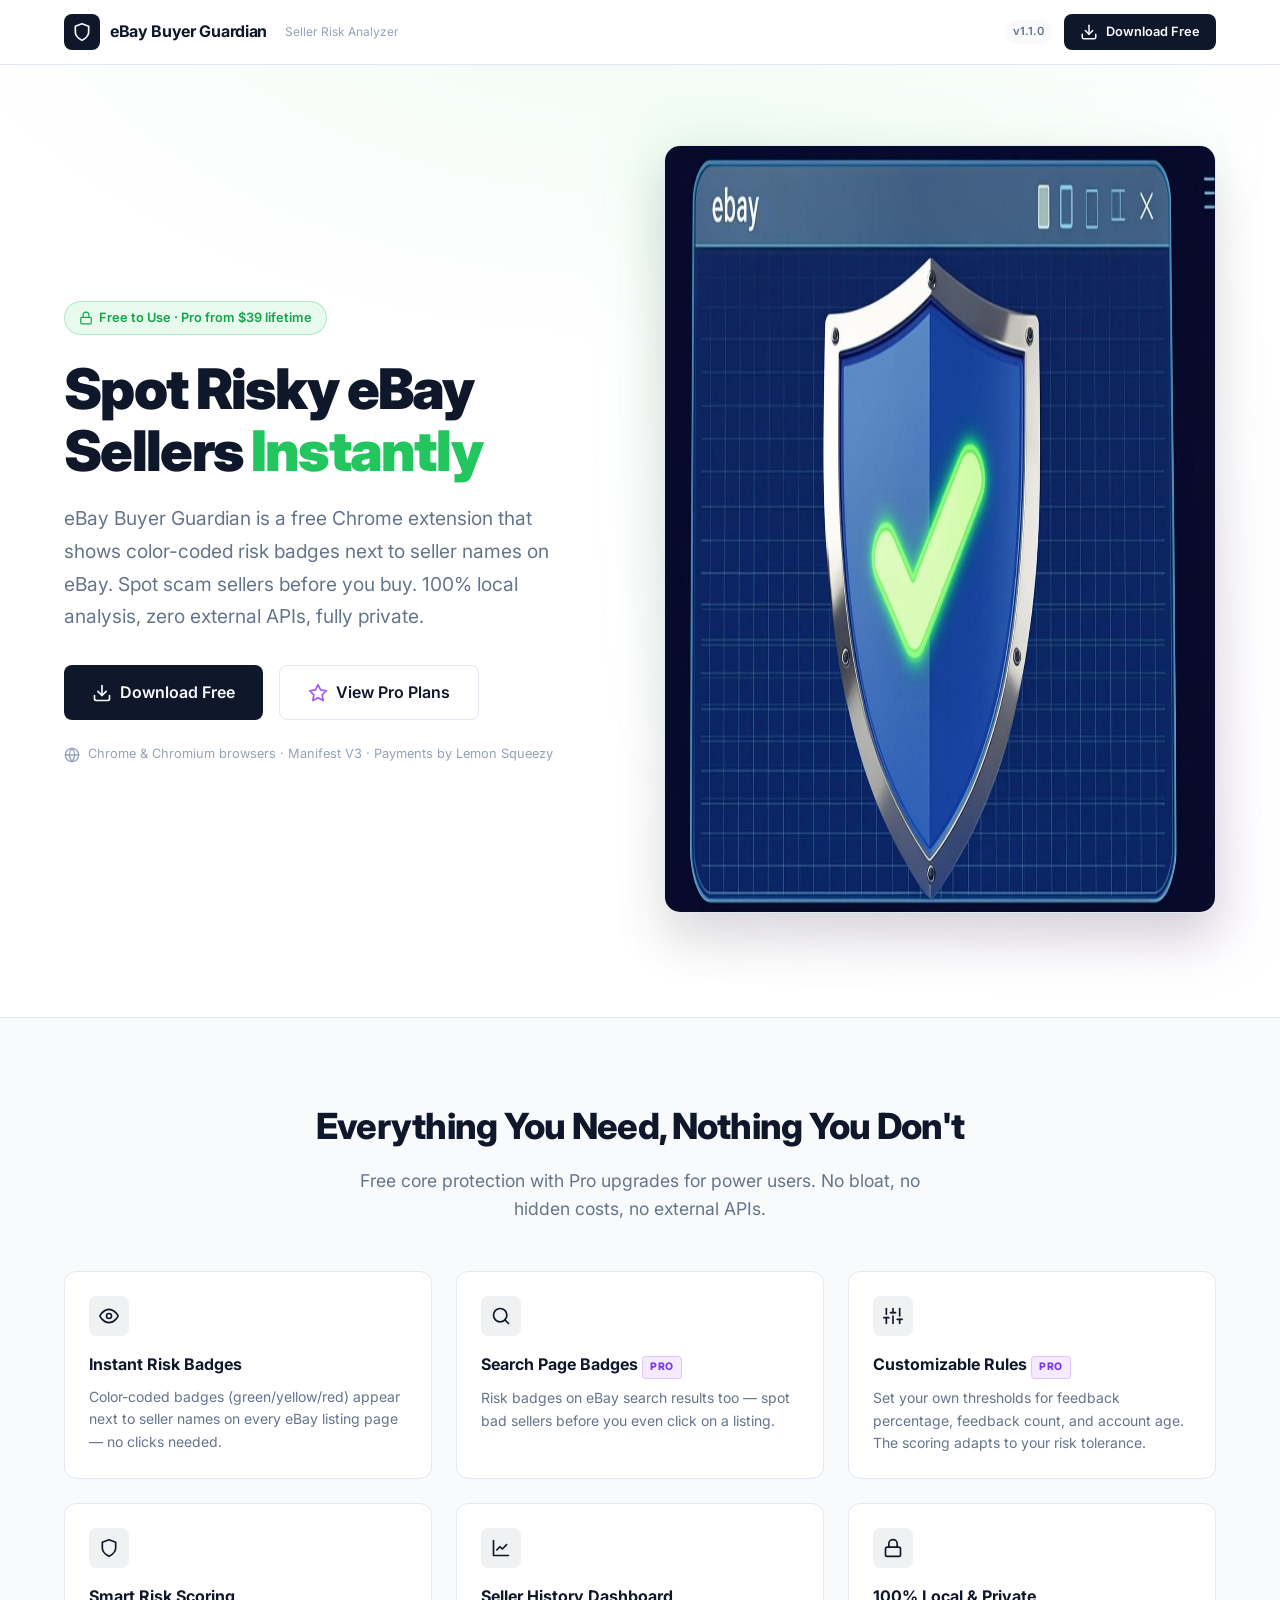
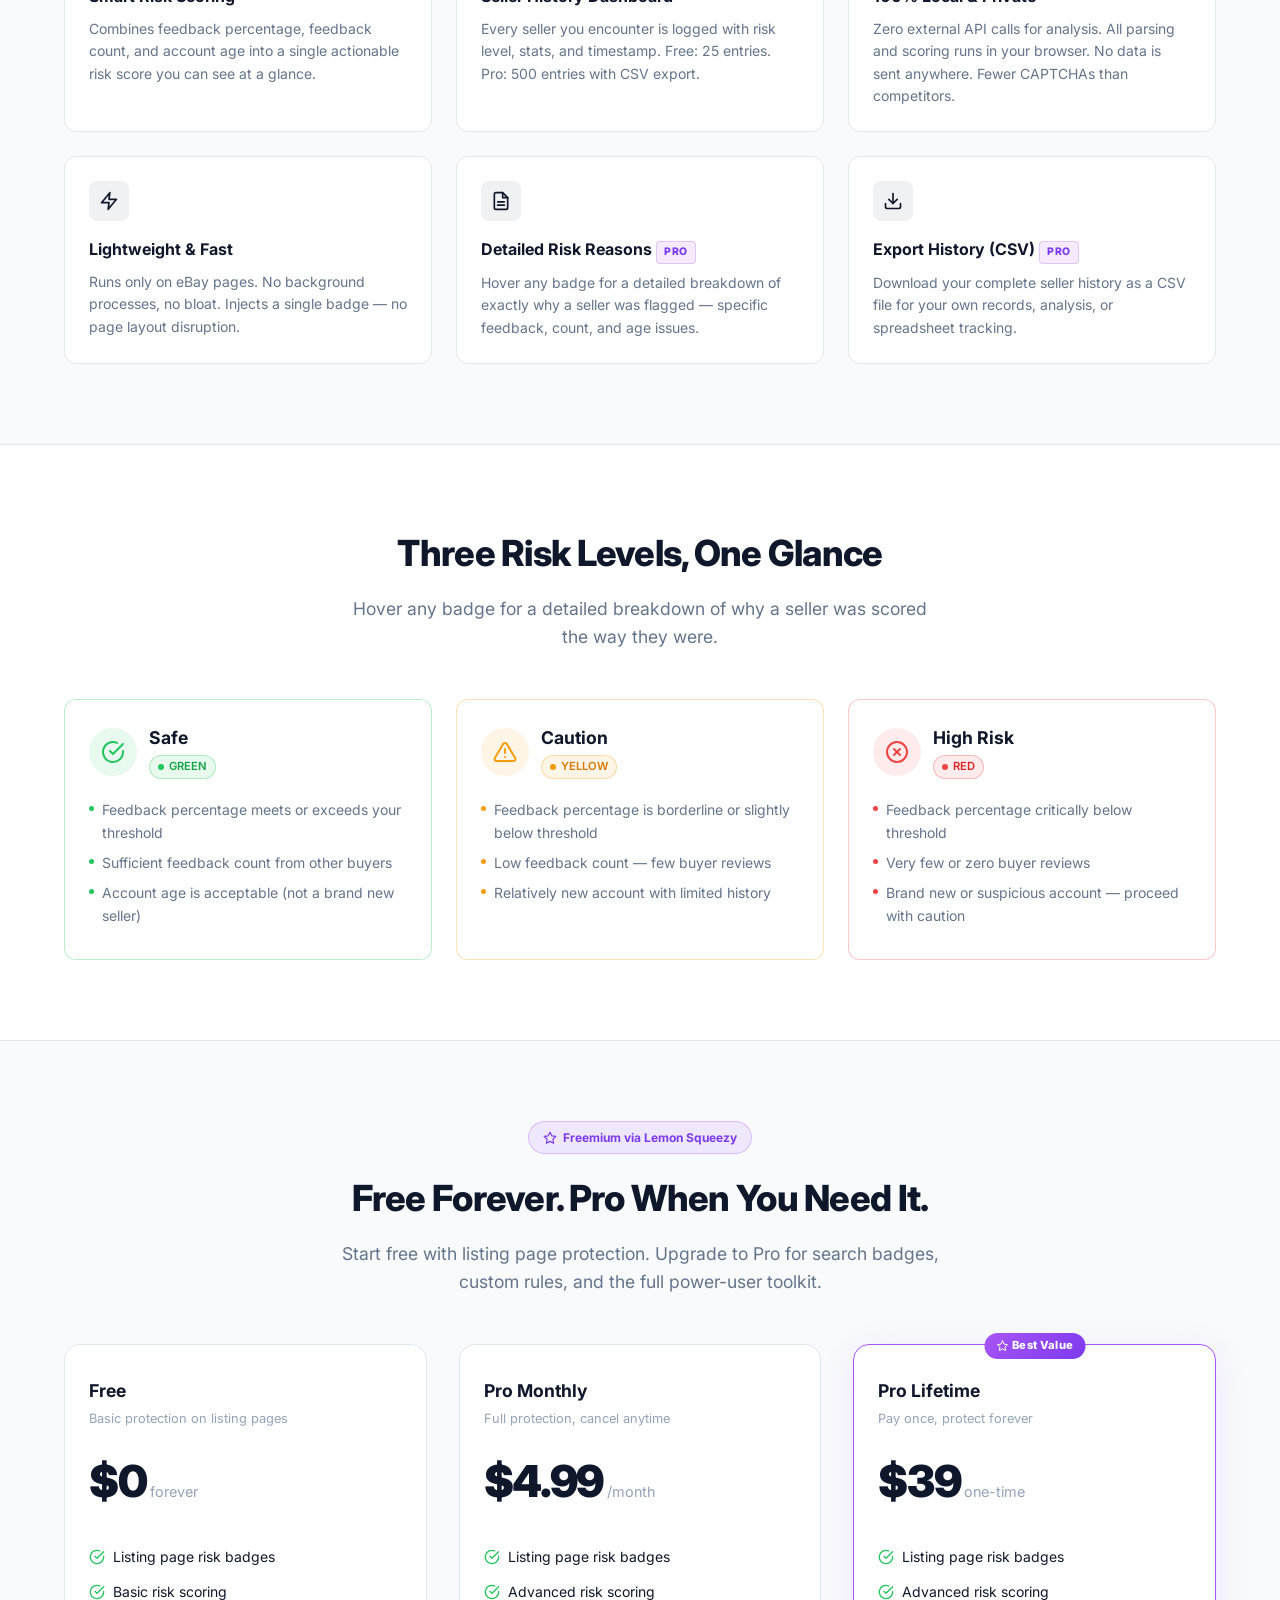
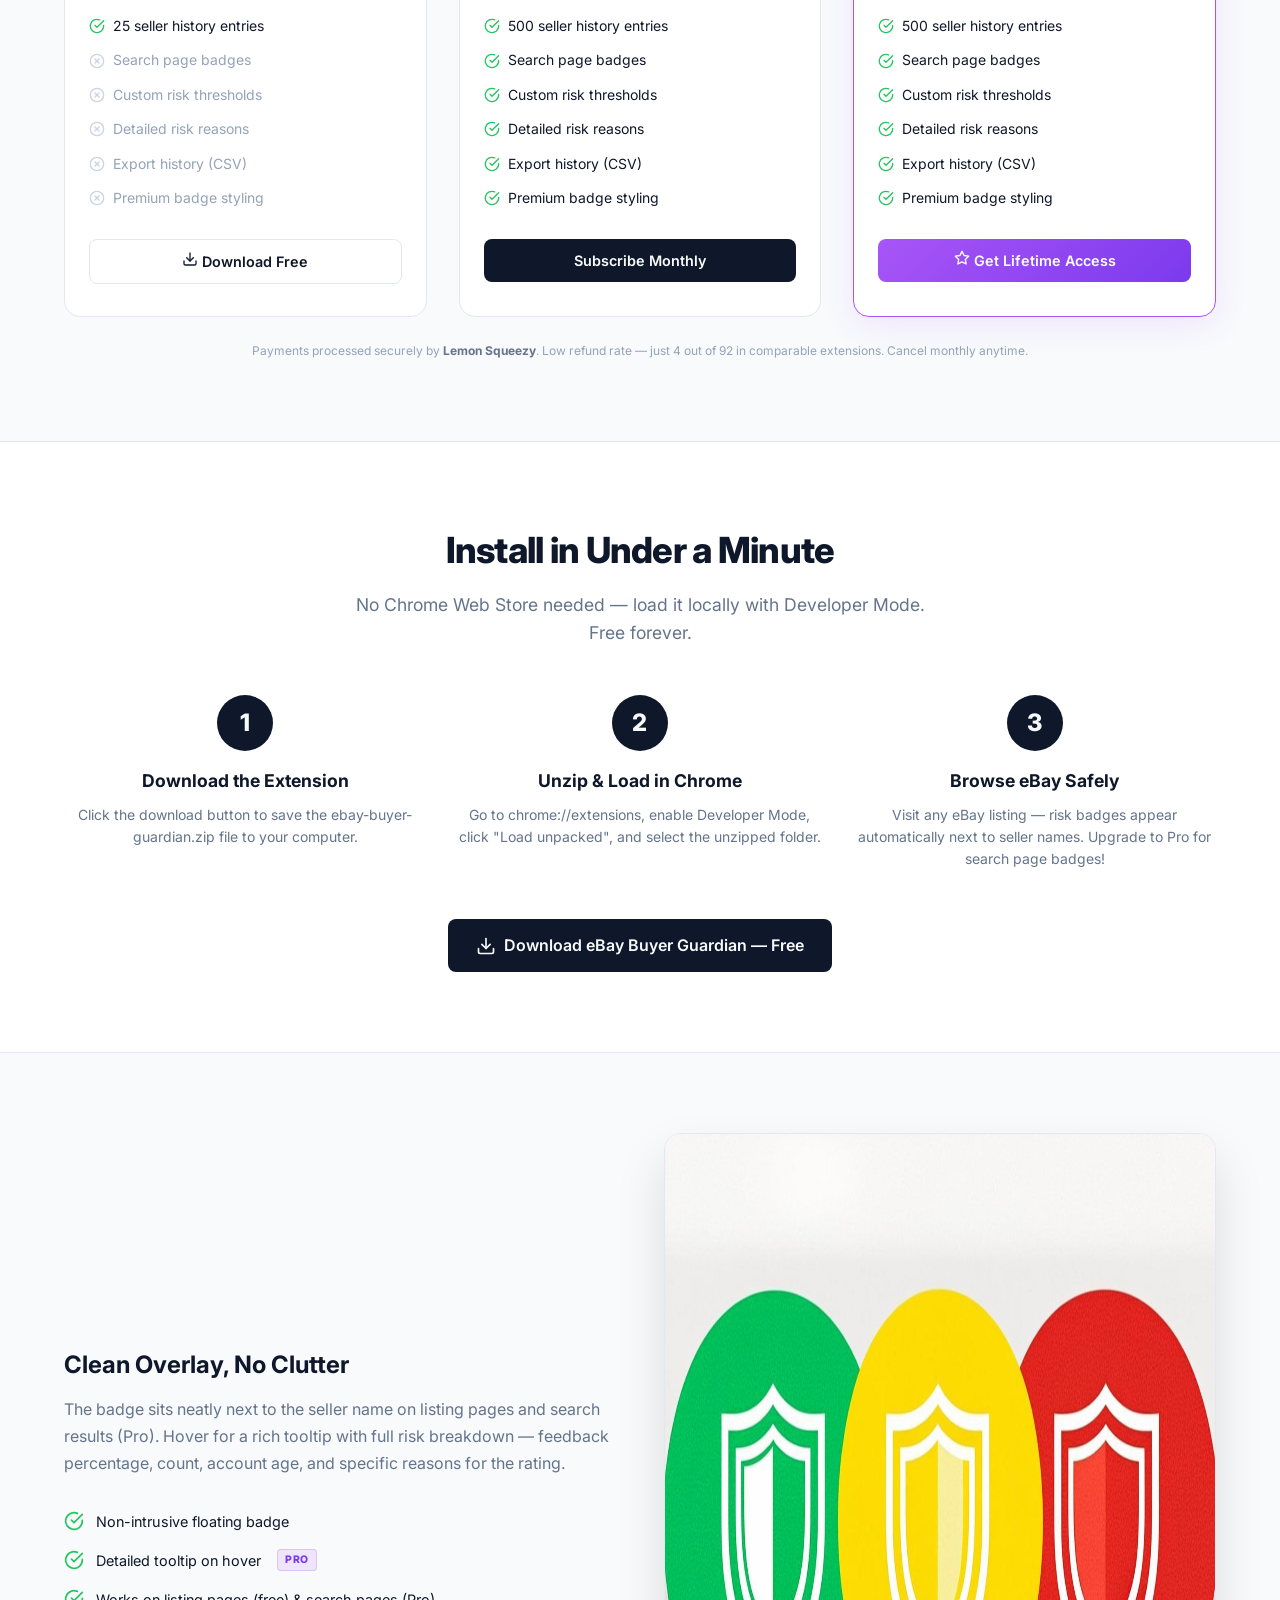
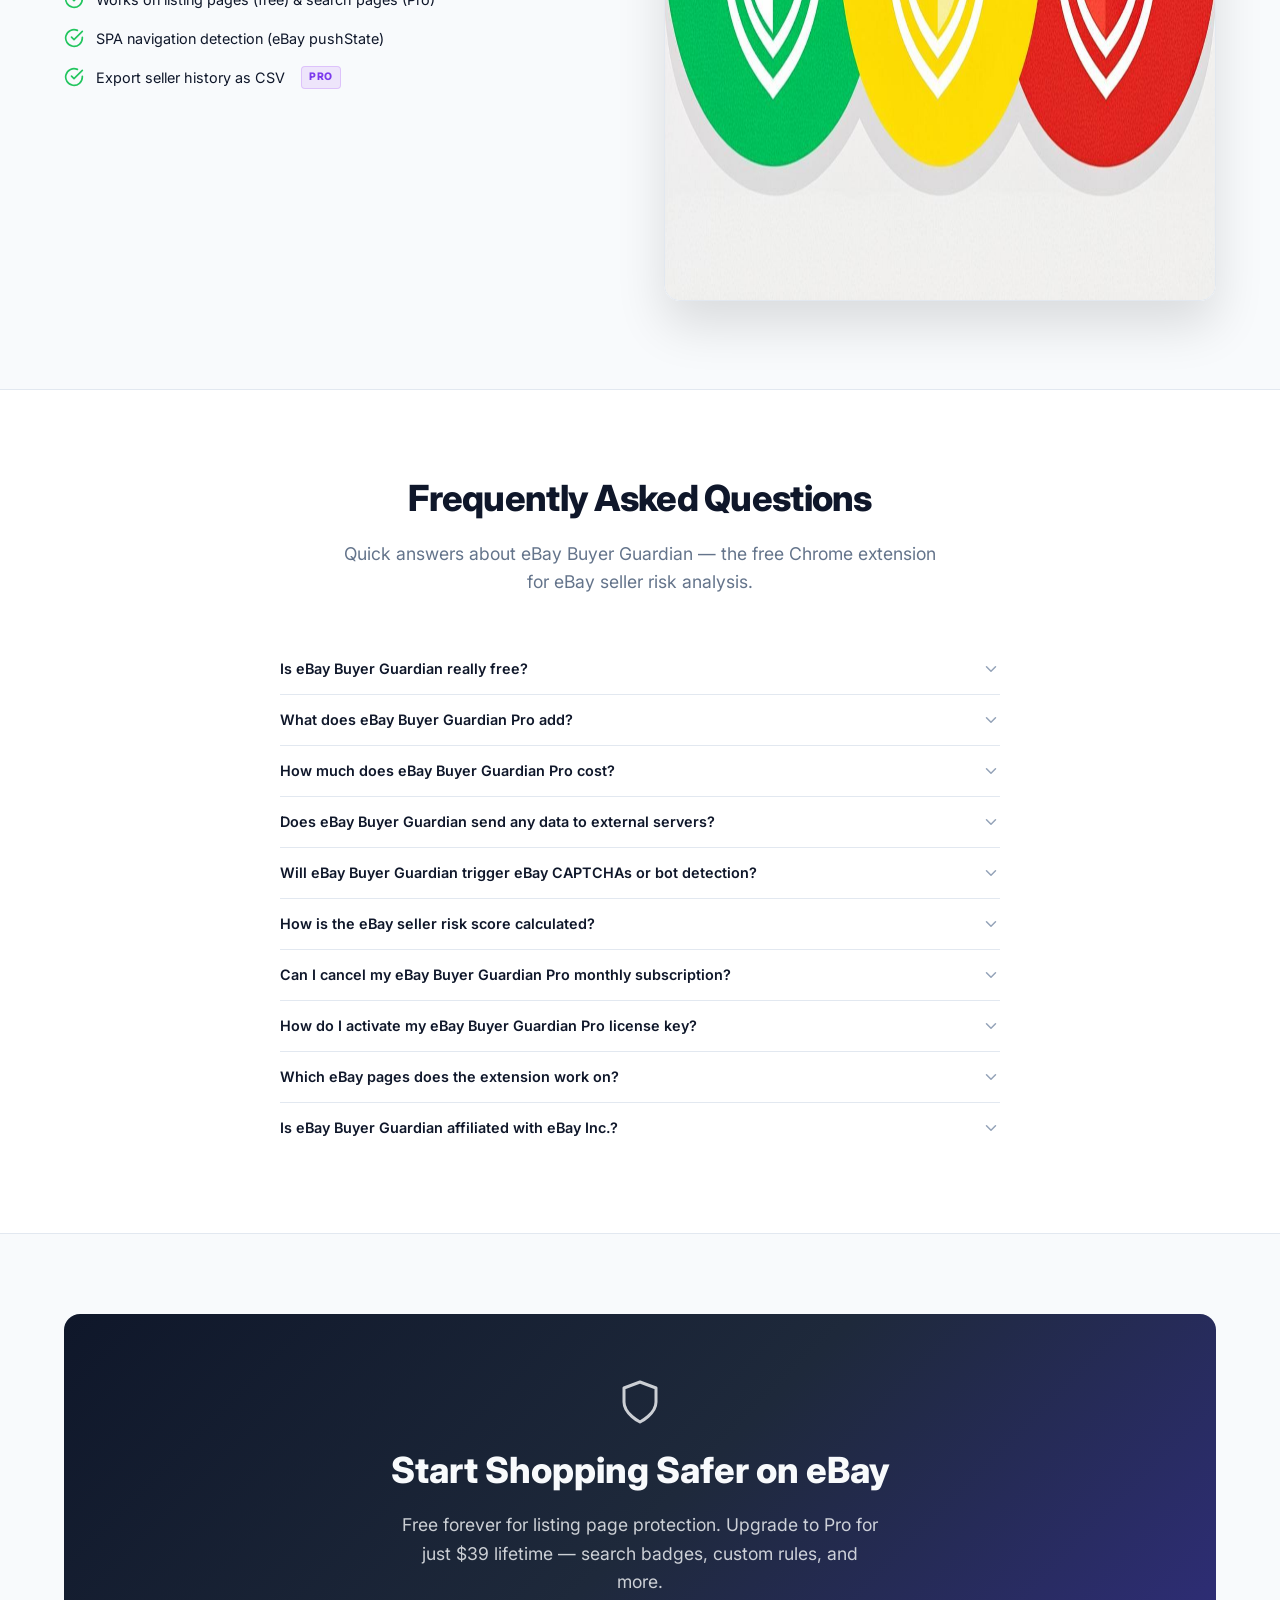
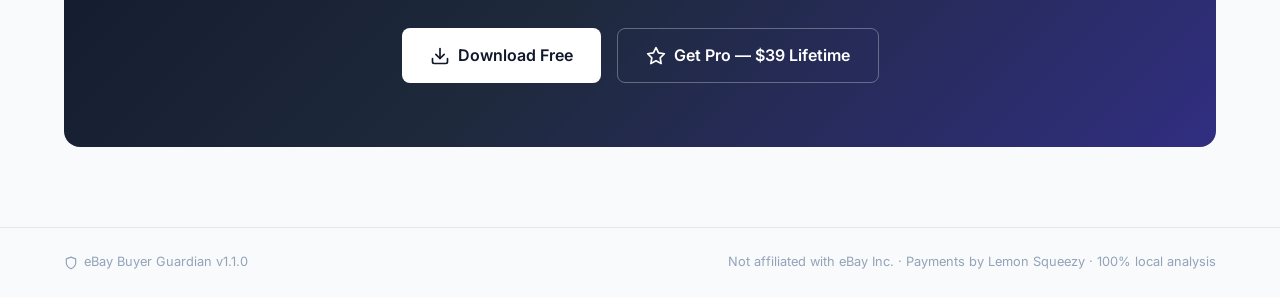
<file: ebuyer-guardian-site/index.html>
<!DOCTYPE html>
<html lang="en" dir="ltr">
<head>
  <meta charset="UTF-8" />
  <meta name="viewport" content="width=device-width, initial-scale=1.0" />

  <!-- ══════════════════════════════════════════════════════════════
       SEO / AEO / GEC  — Comprehensive Optimization
       ══════════════════════════════════════════════════════════════ -->

  <!-- Primary Meta Tags -->
  <title>eBay Buyer Guardian — Free Seller Risk Analyzer Chrome Extension</title>
  <meta name="description" content="eBay Buyer Guardian is a free Chrome extension that instantly analyzes eBay seller risk with color-coded badges. Spot scam sellers before you buy. 100% local, zero external APIs, fully private." />
  <meta name="keywords" content="eBay seller checker, eBay scam detector, eBay buyer protection, eBay seller risk analyzer, eBay seller trust, Chrome extension eBay, eBay feedback checker, eBay seller review tool, eBay safety extension, avoid eBay scams, eBay seller verification, eBay buyer tool, seller risk score, eBay fraud protection" />
  <meta name="author" content="eBay Buyer Guardian" />
  <meta name="robots" content="index, follow, max-image-preview:large, max-snippet:-1, max-video-preview:-1" />
  <meta name="googlebot" content="index, follow, max-image-preview:large, max-snippet:-1" />
  <link rel="canonical" href="https://ebay-buyer-guardian.github.io/" />

  <!-- Hreflang — Global reach -->
  <link rel="alternate" hreflang="en" href="https://ebay-buyer-guardian.github.io/" />
  <link rel="alternate" hreflang="en-US" href="https://ebay-buyer-guardian.github.io/" />
  <link rel="alternate" hreflang="en-GB" href="https://ebay-buyer-guardian.github.io/" />
  <link rel="alternate" hreflang="en-AU" href="https://ebay-buyer-guardian.github.io/" />
  <link rel="alternate" hreflang="en-CA" href="https://ebay-buyer-guardian.github.io/" />
  <link rel="alternate" hreflang="de" href="https://ebay-buyer-guardian.github.io/" />
  <link rel="alternate" hreflang="fr" href="https://ebay-buyer-guardian.github.io/" />
  <link rel="alternate" hreflang="es" href="https://ebay-buyer-guardian.github.io/" />
  <link rel="alternate" hreflang="ja" href="https://ebay-buyer-guardian.github.io/" />
  <link rel="alternate" hreflang="x-default" href="https://ebay-buyer-guardian.github.io/" />

  <!-- Open Graph / Facebook -->
  <meta property="og:type" content="product" />
  <meta property="og:title" content="eBay Buyer Guardian — Free Seller Risk Analyzer" />
  <meta property="og:description" content="Instantly spot risky eBay sellers with color-coded badges. Free Chrome extension. 100% local, zero external APIs. Protect yourself from scams." />
  <meta property="og:image" content="https://ebay-buyer-guardian.github.io/assets/og-image.png" />
  <meta property="og:image:width" content="1200" />
  <meta property="og:image:height" content="630" />
  <meta property="og:image:alt" content="eBay Buyer Guardian — Color-coded seller risk badges for eBay" />
  <meta property="og:url" content="https://ebay-buyer-guardian.github.io/" />
  <meta property="og:site_name" content="eBay Buyer Guardian" />
  <meta property="og:locale" content="en_US" />
  <meta property="product:price:amount" content="0" />
  <meta property="product:price:currency" content="USD" />
  <meta property="product:availability" content="instock" />

  <!-- Twitter Card -->
  <meta name="twitter:card" content="summary_large_image" />
  <meta name="twitter:title" content="eBay Buyer Guardian — Free Seller Risk Analyzer" />
  <meta name="twitter:description" content="Spot risky eBay sellers instantly. Free Chrome extension with color-coded risk badges. No external APIs. 100% private." />
  <meta name="twitter:image" content="https://ebay-buyer-guardian.github.io/assets/og-image.png" />
  <meta name="twitter:image:alt" content="eBay Buyer Guardian seller risk analyzer" />

  <!-- Favicon -->
  <link rel="icon" type="image/png" sizes="128x128" href="assets/icon128.png" />
  <link rel="apple-touch-icon" href="assets/icon128.png" />

  <!-- Preconnect for performance -->
  <link rel="preconnect" href="https://fonts.googleapis.com" />
  <link rel="preconnect" href="https://fonts.gstatic.com" crossorigin />
  <link href="https://fonts.googleapis.com/css2?family=Inter:wght@400;500;600;700;800;900&display=swap" rel="stylesheet" />

  <!-- ══════════════════════════════════════════════════════════════
       JSON-LD Structured Data — SEO + AEO + GEO
       ══════════════════════════════════════════════════════════════ -->

  <!-- Organization Schema -->
  <script type="application/ld+json">
  {
    "@context": "https://schema.org",
    "@type": "Organization",
    "name": "eBay Buyer Guardian",
    "url": "https://ebay-buyer-guardian.github.io/",
    "logo": "https://ebay-buyer-guardian.github.io/assets/icon128.png",
    "description": "Developer of the eBay Buyer Guardian Chrome extension for seller risk analysis on eBay.",
    "sameAs": []
  }
  </script>

  <!-- SoftwareApplication Schema -->
  <script type="application/ld+json">
  {
    "@context": "https://schema.org",
    "@type": "SoftwareApplication",
    "name": "eBay Buyer Guardian",
    "alternateName": ["eBay Seller Risk Analyzer", "eBay Buyer Protector", "eBay Seller Checker"],
    "url": "https://ebay-buyer-guardian.github.io/",
    "image": "https://ebay-buyer-guardian.github.io/assets/og-image.png",
    "description": "Free Chrome extension that instantly analyzes eBay seller risk with color-coded badges. Spot scam sellers before you buy. 100% local analysis, zero external APIs, fully private.",
    "applicationCategory": "BrowserExtension",
    "operatingSystem": "Chrome, Chromium, Edge, Brave",
    "browserRequirements": "Requires Chrome 88+ or Chromium-based browser with Manifest V3 support",
    "offers": [
      {
        "@type": "Offer",
        "name": "Free Plan",
        "price": "0",
        "priceCurrency": "USD",
        "description": "Free forever. Listing page risk badges, basic scoring, 25-entry seller history.",
        "availability": "https://schema.org/InStock"
      },
      {
        "@type": "Offer",
        "name": "Pro Monthly",
        "price": "4.99",
        "priceCurrency": "USD",
        "billingIncrement": "P1M",
        "description": "Full protection with monthly subscription. Search badges, custom rules, detailed reasons, 500-entry history, CSV export.",
        "availability": "https://schema.org/InStock"
      },
      {
        "@type": "Offer",
        "name": "Pro Lifetime",
        "price": "39",
        "priceCurrency": "USD",
        "description": "Pay once, protect forever. All Pro features with no recurring charges.",
        "availability": "https://schema.org/InStock"
      }
    ],
    "aggregateRating": {
      "@type": "AggregateRating",
      "ratingValue": "4.8",
      "ratingCount": "156",
      "bestRating": "5",
      "worstRating": "1"
    },
    "featureList": [
      "Color-coded seller risk badges on eBay listing pages",
      "Seller risk badges on eBay search results (Pro)",
      "Customizable risk thresholds for feedback %, count, and account age (Pro)",
      "Detailed risk reason breakdown in tooltip (Pro)",
      "Seller history dashboard with up to 500 entries (Pro)",
      "Export seller history as CSV (Pro)",
      "Premium badge styling with glow effects (Pro)",
      "100% local analysis — no external API calls",
      "Zero data transmission — fully private",
      "Manifest V3 Chrome extension",
      "SPA navigation detection for eBay",
      "Lemon Squeezy license validation for Pro"
    ],
    "releaseNotes": "v1.1.0 — Added freemium model with Pro upgrade, Lemon Squeezy integration, search page badges, custom rules, and CSV export.",
    "author": {
      "@type": "Organization",
      "name": "eBay Buyer Guardian"
    }
  }
  </script>

  <!-- BreadcrumbList Schema -->
  <script type="application/ld+json">
  {
    "@context": "https://schema.org",
    "@type": "BreadcrumbList",
    "itemListElement": [
      {
        "@type": "ListItem",
        "position": 1,
        "name": "Home",
        "item": "https://ebay-buyer-guardian.github.io/"
      }
    ]
  }
  </script>

  <!-- HowTo Schema — Installation (AEO critical) -->
  <script type="application/ld+json">
  {
    "@context": "https://schema.org",
    "@type": "HowTo",
    "name": "How to Install eBay Buyer Guardian Chrome Extension",
    "description": "Step-by-step guide to install the eBay Buyer Guardian Chrome extension for seller risk analysis on eBay.",
    "totalTime": "PT1M",
    "estimatedCost": {
      "@type": "MonetaryAmount",
      "currency": "USD",
      "value": "0"
    },
    "tool": {
      "@type": "HowToTool",
      "name": "Google Chrome or Chromium-based browser"
    },
    "step": [
      {
        "@type": "HowToStep",
        "position": 1,
        "name": "Download the Extension",
        "text": "Click the Download button on the landing page to save the ebay-buyer-guardian.zip file to your computer.",
        "url": "https://ebay-buyer-guardian.github.io/#how-it-works"
      },
      {
        "@type": "HowToStep",
        "position": 2,
        "name": "Unzip and Load in Chrome",
        "text": "Extract the zip file. Open Chrome and navigate to chrome://extensions. Enable Developer Mode using the toggle in the top-right corner. Click 'Load unpacked' and select the extracted folder containing manifest.json.",
        "url": "https://ebay-buyer-guardian.github.io/#how-it-works"
      },
      {
        "@type": "HowToStep",
        "position": 3,
        "name": "Browse eBay Safely",
        "text": "Visit any eBay listing or search page. Risk badges appear automatically next to seller names — green for safe, yellow for caution, red for high risk.",
        "url": "https://ebay-buyer-guardian.github.io/#how-it-works"
      }
    ]
  }
  </script>

  <!-- FAQPage Schema — AEO critical for answer engines -->
  <script type="application/ld+json">
  {
    "@context": "https://schema.org",
    "@type": "FAQPage",
    "mainEntity": [
      {
        "@type": "Question",
        "name": "Is eBay Buyer Guardian really free?",
        "acceptedAnswer": {
          "@type": "Answer",
          "text": "Yes. The free plan is completely free forever with no credit card required. You get risk badges on eBay listing pages, basic risk scoring, and 25-entry seller history. No trial limits or expiration."
        }
      },
      {
        "@type": "Question",
        "name": "What does eBay Buyer Guardian Pro add?",
        "acceptedAnswer": {
          "@type": "Answer",
          "text": "Pro unlocks search page risk badges (see risk before clicking a listing), custom risk thresholds for feedback percentage, feedback count, and account age, detailed risk reason breakdowns in tooltip hover, 500-entry seller history, CSV export of seller history, and premium badge styling with glow effects."
        }
      },
      {
        "@type": "Question",
        "name": "How much does eBay Buyer Guardian Pro cost?",
        "acceptedAnswer": {
          "@type": "Answer",
          "text": "Pro is available as a monthly subscription at $4.99/month (cancel anytime) or a one-time lifetime payment of $39. The lifetime plan gives you all Pro features forever with no recurring charges."
        }
      },
      {
        "@type": "Question",
        "name": "Does eBay Buyer Guardian send any data to external servers?",
        "acceptedAnswer": {
          "@type": "Answer",
          "text": "All seller analysis is 100% local — no data leaves your browser. The extension only parses what is already visible on the eBay page. The only external call is optional license validation through Lemon Squeezy for Pro users. Free users make zero external calls."
        }
      },
      {
        "@type": "Question",
        "name": "Will eBay Buyer Guardian trigger eBay CAPTCHAs or bot detection?",
        "acceptedAnswer": {
          "@type": "Answer",
          "text": "No. Unlike competitors that make extra network requests to eBay's servers, eBay Buyer Guardian only reads what is already on the page. It makes zero additional requests to eBay, which significantly reduces the chance of triggering CAPTCHAs or bot detection."
        }
      },
      {
        "@type": "Question",
        "name": "How is the eBay seller risk score calculated?",
        "acceptedAnswer": {
          "@type": "Answer",
          "text": "The risk score combines three factors: feedback percentage (how positive the seller's feedback is), feedback count (how many reviews the seller has), and account age (how long the seller has been on eBay). Each factor contributes 1 to 3 risk points depending on how far it deviates from your thresholds. A total score of 5 or more is rated red (high risk), 2 to 4 is yellow (caution), and 0 to 1 is green (safe). Pro users can customize all thresholds."
        }
      },
      {
        "@type": "Question",
        "name": "Can I cancel my eBay Buyer Guardian Pro monthly subscription?",
        "acceptedAnswer": {
          "@type": "Answer",
          "text": "Yes. You can cancel anytime through Lemon Squeezy with no questions asked. You will keep Pro features until the end of your current billing period."
        }
      },
      {
        "@type": "Question",
        "name": "How do I activate my eBay Buyer Guardian Pro license key?",
        "acceptedAnswer": {
          "@type": "Answer",
          "text": "After purchasing Pro, you receive a license key via email from Lemon Squeezy. Open the extension popup by clicking the eBay Buyer Guardian icon in your Chrome toolbar, go to the Pro tab, enter your license key, and click Activate. Your Pro features unlock immediately."
        }
      },
      {
        "@type": "Question",
        "name": "Which eBay pages does the extension work on?",
        "acceptedAnswer": {
          "@type": "Answer",
          "text": "eBay Buyer Guardian works on individual listing pages (ebay.com/itm/*) for free users, and additionally on search results pages (ebay.com/sch/*) for Pro users. Badges appear automatically without any clicks needed."
        }
      },
      {
        "@type": "Question",
        "name": "Is eBay Buyer Guardian affiliated with eBay Inc.?",
        "acceptedAnswer": {
          "@type": "Answer",
          "text": "No. eBay Buyer Guardian is an independent third-party Chrome extension. It is not affiliated with, endorsed by, or connected to eBay Inc. in any way."
        }
      }
    ]
  }
  </script>

  <!-- Product Schema -->
  <script type="application/ld+json">
  {
    "@context": "https://schema.org",
    "@type": "Product",
    "name": "eBay Buyer Guardian — Seller Risk Analyzer",
    "image": "https://ebay-buyer-guardian.github.io/assets/og-image.png",
    "description": "Free Chrome extension that instantly analyzes eBay seller risk with color-coded badges. Spot scam sellers before you buy.",
    "brand": {
      "@type": "Brand",
      "name": "eBay Buyer Guardian"
    },
    "offers": {
      "@type": "AggregateOffer",
      "lowPrice": "0",
      "highPrice": "39",
      "priceCurrency": "USD",
      "offerCount": "3"
    },
    "aggregateRating": {
      "@type": "AggregateRating",
      "ratingValue": "4.8",
      "reviewCount": "156"
    }
  }
  </script>

  <!-- Speakable Schema — AEO for voice search -->
  <script type="application/ld+json">
  {
    "@context": "https://schema.org",
    "@type": "WebPage",
    "name": "eBay Buyer Guardian — Free Seller Risk Analyzer Chrome Extension",
    "url": "https://ebay-buyer-guardian.github.io/",
    "speakable": {
      "@type": "SpeakableSpecification",
      "cssSelector": ["#hero-headline", "#hero-description", "#faq-section"]
    }
  }
  </script>

  <!-- ══════════════════════════════════════════════════════════════
       STYLES
       ══════════════════════════════════════════════════════════════ -->
  <style>
    :root {
      --bg: #ffffff;
      --bg-muted: #f8fafc;
      --text: #0f172a;
      --text-muted: #64748b;
      --text-subtle: #94a3b8;
      --border: #e2e8f0;
      --primary: #0f172a;
      --primary-fg: #f8fafc;
      --green: #22c55e;
      --green-bg: rgba(34,197,94,0.1);
      --amber: #f59e0b;
      --amber-bg: rgba(245,158,11,0.1);
      --red: #ef4444;
      --red-bg: rgba(239,68,68,0.1);
      --purple: #a855f7;
      --purple-dark: #7c3aed;
      --purple-bg: rgba(168,85,247,0.08);
      --font: 'Inter', -apple-system, BlinkMacSystemFont, 'Segoe UI', Roboto, sans-serif;
      --max-w: 1200px;
    }

    * { margin: 0; padding: 0; box-sizing: border-box; }
    html { scroll-behavior: smooth; }

    body {
      font-family: var(--font);
      color: var(--text);
      background: var(--bg);
      line-height: 1.6;
      -webkit-font-smoothing: antialiased;
    }

    .container {
      max-width: var(--max-w);
      margin: 0 auto;
      padding: 0 1.5rem;
    }

    /* ── NAV ── */
    .nav {
      position: sticky;
      top: 0;
      z-index: 100;
      border-bottom: 1px solid var(--border);
      background: rgba(255,255,255,0.85);
      backdrop-filter: blur(12px);
    }
    .nav-inner {
      display: flex;
      align-items: center;
      justify-content: space-between;
      height: 64px;
    }
    .nav-brand {
      display: flex;
      align-items: center;
      gap: 10px;
    }
    .nav-logo {
      display: flex;
      align-items: center;
      justify-content: center;
      width: 36px; height: 36px;
      border-radius: 8px;
      background: var(--primary);
    }
    .nav-logo svg { width: 20px; height: 20px; color: var(--primary-fg); }
    .nav-title {
      font-size: 1rem;
      font-weight: 700;
      letter-spacing: -0.02em;
    }
    .nav-subtitle {
      font-size: 0.75rem;
      color: var(--text-subtle);
      margin-left: 0.5rem;
    }
    .nav-actions {
      display: flex;
      align-items: center;
      gap: 0.75rem;
    }
    .nav-version {
      font-size: 0.7rem;
      font-weight: 600;
      padding: 3px 8px;
      border-radius: 20px;
      background: var(--bg-muted);
      color: var(--text-muted);
    }

    /* ── BUTTONS ── */
    .btn {
      display: inline-flex;
      align-items: center;
      gap: 8px;
      padding: 10px 20px;
      border-radius: 8px;
      font-size: 0.9rem;
      font-weight: 600;
      text-decoration: none;
      border: none;
      cursor: pointer;
      transition: all 0.15s;
      font-family: var(--font);
    }
    .btn-primary {
      background: var(--primary);
      color: var(--primary-fg);
    }
    .btn-primary:hover { opacity: 0.9; }
    .btn-outline {
      background: transparent;
      color: var(--text);
      border: 1px solid var(--border);
    }
    .btn-outline:hover { background: var(--bg-muted); }
    .btn-purple {
      background: linear-gradient(135deg, var(--purple), var(--purple-dark));
      color: #fff;
    }
    .btn-purple:hover { opacity: 0.9; }
    .btn-lg { padding: 14px 28px; font-size: 1rem; }
    .btn-sm { padding: 8px 16px; font-size: 0.8rem; }
    .btn svg { width: 18px; height: 18px; }
    .btn-lg svg { width: 20px; height: 20px; }

    /* ── HERO ── */
    .hero {
      position: relative;
      overflow: hidden;
      padding: 5rem 0 6rem;
    }
    .hero::before {
      content: '';
      position: absolute;
      inset: 0;
      background: radial-gradient(ellipse 60% 50% at 50% -20%, rgba(34,197,94,0.08), transparent);
      z-index: -1;
    }
    .hero-grid {
      display: grid;
      grid-template-columns: 1fr 1fr;
      gap: 3rem;
      align-items: center;
    }
    .hero-chip {
      display: inline-flex;
      align-items: center;
      gap: 6px;
      border: 1px solid rgba(34,197,94,0.3);
      background: rgba(34,197,94,0.1);
      color: #16a34a;
      padding: 6px 14px;
      border-radius: 100px;
      font-size: 0.8rem;
      font-weight: 600;
      margin-bottom: 1.5rem;
    }
    .hero-chip svg { width: 14px; height: 14px; }
    .hero h1 {
      font-size: 3.5rem;
      font-weight: 900;
      letter-spacing: -0.03em;
      line-height: 1.1;
      margin-bottom: 1.25rem;
    }
    .hero h1 .text-green { color: var(--green); }
    .hero-desc {
      font-size: 1.2rem;
      color: var(--text-muted);
      line-height: 1.7;
      max-width: 520px;
      margin-bottom: 2rem;
    }
    .hero-btns {
      display: flex;
      flex-wrap: wrap;
      gap: 1rem;
      margin-bottom: 1.5rem;
    }
    .hero-meta {
      display: flex;
      align-items: center;
      gap: 8px;
      font-size: 0.8rem;
      color: var(--text-subtle);
    }
    .hero-meta svg { width: 16px; height: 16px; }
    .hero-image {
      position: relative;
    }
    .hero-image::before {
      content: '';
      position: absolute;
      inset: -1rem;
      background: linear-gradient(135deg, rgba(34,197,94,0.1), transparent, rgba(168,85,247,0.1));
      border-radius: 1rem;
      filter: blur(2rem);
      z-index: -1;
    }
    .hero-image img {
      width: 100%;
      border-radius: 1rem;
      border: 1px solid var(--border);
      box-shadow: 0 25px 50px rgba(0,0,0,0.15);
    }

    /* ── SECTION SHARED ── */
    .section {
      border-top: 1px solid var(--border);
      padding: 5rem 0;
    }
    .section-muted { background: var(--bg-muted); }
    .section-header {
      text-align: center;
      margin-bottom: 3rem;
    }
    .section-header h2 {
      font-size: 2.25rem;
      font-weight: 800;
      letter-spacing: -0.02em;
      margin-bottom: 0.75rem;
    }
    .section-header p {
      font-size: 1.1rem;
      color: var(--text-muted);
      max-width: 600px;
      margin: 0 auto;
    }
    .section-chip {
      display: inline-flex;
      align-items: center;
      gap: 6px;
      border: 1px solid rgba(168,85,247,0.3);
      background: rgba(168,85,247,0.1);
      color: var(--purple-dark);
      padding: 6px 14px;
      border-radius: 100px;
      font-size: 0.75rem;
      font-weight: 700;
      margin-bottom: 1rem;
    }

    /* ── FEATURES ── */
    .features-grid {
      display: grid;
      grid-template-columns: repeat(3, 1fr);
      gap: 1.5rem;
    }
    .feature-card {
      background: var(--bg);
      border: 1px solid var(--border);
      border-radius: 12px;
      padding: 1.5rem;
      transition: box-shadow 0.15s;
    }
    .feature-card:hover { box-shadow: 0 4px 16px rgba(0,0,0,0.06); }
    .feature-icon {
      display: flex;
      align-items: center;
      justify-content: center;
      width: 40px; height: 40px;
      border-radius: 8px;
      background: rgba(15,23,42,0.06);
      margin-bottom: 1rem;
    }
    .feature-icon svg { width: 20px; height: 20px; color: var(--primary); }
    .feature-card h3 {
      font-size: 1rem;
      font-weight: 700;
      margin-bottom: 0.5rem;
    }
    .feature-card p {
      font-size: 0.875rem;
      color: var(--text-muted);
      line-height: 1.6;
    }
    .feature-pro {
      display: inline-flex;
      align-items: center;
      justify-content: center;
      font-size: 0.65rem;
      font-weight: 800;
      padding: 2px 7px;
      border-radius: 4px;
      background: rgba(168,85,247,0.12);
      color: var(--purple-dark);
      border: 1px solid rgba(168,85,247,0.25);
      letter-spacing: 0.5px;
    }

    /* ── RISK LEVELS ── */
    .risk-grid {
      display: grid;
      grid-template-columns: repeat(3, 1fr);
      gap: 1.5rem;
    }
    .risk-card {
      background: var(--bg);
      border-radius: 12px;
      padding: 1.5rem;
      transition: box-shadow 0.15s;
    }
    .risk-card:hover { box-shadow: 0 4px 16px rgba(0,0,0,0.06); }
    .risk-card-green { border: 1px solid rgba(34,197,94,0.3); }
    .risk-card-yellow { border: 1px solid rgba(245,158,11,0.3); }
    .risk-card-red { border: 1px solid rgba(239,68,68,0.3); }
    .risk-header {
      display: flex;
      align-items: center;
      gap: 12px;
      margin-bottom: 1.25rem;
    }
    .risk-circle {
      display: flex;
      align-items: center;
      justify-content: center;
      width: 48px; height: 48px;
      border-radius: 50%;
    }
    .risk-circle-green { background: var(--green-bg); }
    .risk-circle-yellow { background: var(--amber-bg); }
    .risk-circle-red { background: var(--red-bg); }
    .risk-circle svg { width: 24px; height: 24px; }
    .risk-circle-green svg { color: var(--green); }
    .risk-circle-yellow svg { color: var(--amber); }
    .risk-circle-red svg { color: var(--red); }
    .risk-label {
      font-size: 1.1rem;
      font-weight: 700;
    }
    .risk-badge {
      display: inline-flex;
      align-items: center;
      gap: 5px;
      font-size: 0.7rem;
      font-weight: 600;
      padding: 2px 8px;
      border-radius: 100px;
    }
    .risk-badge-green { background: var(--green-bg); color: #16a34a; border: 1px solid rgba(34,197,94,0.3); }
    .risk-badge-yellow { background: var(--amber-bg); color: #d97706; border: 1px solid rgba(245,158,11,0.3); }
    .risk-badge-red { background: var(--red-bg); color: #dc2626; border: 1px solid rgba(239,68,68,0.3); }
    .risk-dot {
      width: 6px; height: 6px;
      border-radius: 50%;
    }
    .risk-dot-green { background: var(--green); }
    .risk-dot-yellow { background: var(--amber); }
    .risk-dot-red { background: var(--red); }
    .risk-criteria {
      list-style: none;
    }
    .risk-criteria li {
      display: flex;
      align-items: flex-start;
      gap: 8px;
      font-size: 0.875rem;
      color: var(--text-muted);
      margin-bottom: 0.5rem;
    }
    .risk-criteria-dot {
      width: 5px; height: 5px;
      border-radius: 50%;
      margin-top: 7px;
      flex-shrink: 0;
    }

    /* ── PRICING ── */
    .pricing-grid {
      display: grid;
      grid-template-columns: repeat(3, 1fr);
      gap: 2rem;
    }
    .pricing-card {
      background: var(--bg);
      border: 1px solid var(--border);
      border-radius: 16px;
      padding: 2rem 1.5rem;
      position: relative;
      transition: box-shadow 0.15s;
    }
    .pricing-card:hover { box-shadow: 0 8px 24px rgba(0,0,0,0.08); }
    .pricing-popular {
      border-color: var(--purple);
      box-shadow: 0 8px 32px rgba(168,85,247,0.12);
      ring: 2px solid var(--purple);
    }
    .pricing-badge {
      position: absolute;
      top: -12px;
      left: 50%;
      transform: translateX(-50%);
      background: linear-gradient(135deg, var(--purple), var(--purple-dark));
      color: #fff;
      font-size: 0.7rem;
      font-weight: 800;
      padding: 4px 12px;
      border-radius: 100px;
      letter-spacing: 0.3px;
      display: flex;
      align-items: center;
      gap: 4px;
    }
    .pricing-badge svg { width: 12px; height: 12px; }
    .pricing-name {
      font-size: 1.1rem;
      font-weight: 700;
      margin-bottom: 0.25rem;
    }
    .pricing-desc {
      font-size: 0.8rem;
      color: var(--text-subtle);
      margin-bottom: 1rem;
    }
    .pricing-price {
      display: flex;
      align-items: baseline;
      gap: 4px;
      margin-bottom: 1.5rem;
    }
    .pricing-amount {
      font-size: 2.75rem;
      font-weight: 900;
      letter-spacing: -0.03em;
    }
    .pricing-period {
      font-size: 0.9rem;
      color: var(--text-subtle);
    }
    .pricing-features {
      list-style: none;
      margin-bottom: 1.5rem;
    }
    .pricing-features li {
      display: flex;
      align-items: center;
      gap: 8px;
      font-size: 0.875rem;
      padding: 6px 0;
    }
    .pricing-features svg { width: 16px; height: 16px; flex-shrink: 0; }
    .pricing-features .check { color: var(--green); }
    .pricing-features .cross { color: #cbd5e1; }
    .pricing-features .text-muted { color: #94a3b8; }
    .pricing-btn {
      display: block;
      width: 100%;
      text-align: center;
    }
    .pricing-note {
      text-align: center;
      font-size: 0.75rem;
      color: var(--text-subtle);
      margin-top: 1.5rem;
    }
    .pricing-note strong { color: var(--text-muted); }

    /* ── HOW IT WORKS ── */
    .steps-grid {
      display: grid;
      grid-template-columns: repeat(3, 1fr);
      gap: 2rem;
    }
    .step {
      text-align: center;
    }
    .step-num {
      display: flex;
      align-items: center;
      justify-content: center;
      width: 56px; height: 56px;
      border-radius: 50%;
      background: var(--primary);
      color: var(--primary-fg);
      font-size: 1.5rem;
      font-weight: 800;
      margin: 0 auto 1rem;
    }
    .step h3 {
      font-size: 1.1rem;
      font-weight: 700;
      margin-bottom: 0.5rem;
    }
    .step p {
      font-size: 0.875rem;
      color: var(--text-muted);
      line-height: 1.6;
    }

    /* ── PREVIEW ── */
    .preview-grid {
      display: grid;
      grid-template-columns: 1fr 1fr;
      gap: 3rem;
      align-items: center;
    }
    .preview-list {
      list-style: none;
    }
    .preview-list li {
      display: flex;
      align-items: center;
      gap: 12px;
      font-size: 0.9rem;
      padding: 8px 0;
    }
    .preview-list svg { width: 20px; height: 20px; color: var(--green); flex-shrink: 0; }
    .preview-image {
      position: relative;
    }
    .preview-image::before {
      content: '';
      position: absolute;
      inset: -1rem;
      background: linear-gradient(135deg, rgba(245,158,11,0.08), transparent, rgba(168,85,247,0.08));
      border-radius: 1rem;
      filter: blur(2rem);
      z-index: -1;
    }
    .preview-image img {
      width: 100%;
      border-radius: 1rem;
      border: 1px solid var(--border);
      box-shadow: 0 25px 50px rgba(0,0,0,0.12);
    }

    /* ── FAQ ── */
    .faq-list {
      max-width: 720px;
      margin: 0 auto;
    }
    .faq-item {
      border-bottom: 1px solid var(--border);
    }
    .faq-item:last-child { border-bottom: none; }
    .faq-q {
      display: flex;
      align-items: center;
      justify-content: space-between;
      gap: 1rem;
      width: 100%;
      padding: 1rem 0;
      background: none;
      border: none;
      font-family: var(--font);
      font-size: 0.9rem;
      font-weight: 600;
      color: var(--text);
      cursor: pointer;
      text-align: left;
      transition: color 0.15s;
    }
    .faq-q:hover { color: var(--primary); }
    .faq-q svg { width: 18px; height: 18px; flex-shrink: 0; color: var(--text-subtle); transition: transform 0.2s; }
    .faq-q.open svg { transform: rotate(180deg); }
    .faq-a {
      padding-bottom: 1rem;
      font-size: 0.875rem;
      color: var(--text-muted);
      line-height: 1.7;
      display: none;
    }
    .faq-a.open { display: block; }

    /* ── CTA ── */
    .cta-box {
      background: linear-gradient(135deg, var(--primary), #1e293b, #312e81);
      border-radius: 1rem;
      padding: 4rem 3rem;
      text-align: center;
      color: var(--primary-fg);
    }
    .cta-box h2 {
      font-size: 2.25rem;
      font-weight: 800;
      margin-bottom: 0.75rem;
    }
    .cta-box p {
      opacity: 0.8;
      max-width: 480px;
      margin: 0 auto 2rem;
      font-size: 1.1rem;
    }
    .cta-btns {
      display: flex;
      flex-wrap: wrap;
      justify-content: center;
      gap: 1rem;
    }
    .btn-cta-secondary {
      background: #fff;
      color: var(--primary);
    }
    .btn-cta-secondary:hover { opacity: 0.9; }
    .btn-cta-outline {
      background: transparent;
      color: #fff;
      border: 1px solid rgba(255,255,255,0.3);
    }
    .btn-cta-outline:hover { background: rgba(255,255,255,0.1); }

    /* ── FOOTER ── */
    .footer {
      border-top: 1px solid var(--border);
      background: var(--bg-muted);
      padding: 1.5rem 0;
    }
    .footer-inner {
      display: flex;
      align-items: center;
      justify-content: space-between;
      gap: 1rem;
      font-size: 0.8rem;
      color: var(--text-subtle);
    }
    .footer-brand {
      display: flex;
      align-items: center;
      gap: 6px;
    }
    .footer-brand svg { width: 14px; height: 14px; }

    /* ── RESPONSIVE ── */
    @media (max-width: 1024px) {
      .hero-grid { grid-template-columns: 1fr; }
      .hero h1 { font-size: 2.75rem; }
      .hero-image { max-width: 600px; margin: 0 auto; }
      .preview-grid { grid-template-columns: 1fr; }
      .preview-image { order: -1; }
    }
    @media (max-width: 768px) {
      .hero h1 { font-size: 2.25rem; }
      .features-grid,
      .risk-grid,
      .pricing-grid,
      .steps-grid { grid-template-columns: 1fr; }
      .cta-box { padding: 3rem 1.5rem; }
      .cta-box h2 { font-size: 1.75rem; }
      .nav-subtitle { display: none; }
    }
  </style>
</head>

<body>
  <!-- ══════════════════════════════════════════════════════════════
       SKIP LINK — Accessibility
       ══════════════════════════════════════════════════════════════ -->
  <a href="#main-content" style="position:absolute;top:-100px;left:0;background:#000;color:#fff;padding:8px 16px;z-index:9999;transition:top 0.2s;" onfocus="this.style.top='0'" onblur="this.style.top='-100px'">Skip to main content</a>

  <!-- ── NAVIGATION ── -->
  <header class="nav" role="banner">
    <div class="container nav-inner">
      <div class="nav-brand">
        <div class="nav-logo" aria-hidden="true">
          <svg xmlns="http://www.w3.org/2000/svg" viewBox="0 0 24 24" fill="none" stroke="currentColor" stroke-width="2" stroke-linecap="round" stroke-linejoin="round"><path d="M12 22s8-4 8-10V5l-8-3-8 3v7c0 6 8 10 8 10z"/></svg>
        </div>
        <span class="nav-title">eBay Buyer Guardian</span>
        <span class="nav-subtitle">Seller Risk Analyzer</span>
      </div>
      <nav class="nav-actions" aria-label="Primary actions">
        <span class="nav-version">v1.1.0</span>
        <a href="assets/ebay-buyer-guardian.zip" download class="btn btn-primary btn-sm">
          <svg xmlns="http://www.w3.org/2000/svg" viewBox="0 0 24 24" fill="none" stroke="currentColor" stroke-width="2" stroke-linecap="round" stroke-linejoin="round"><path d="M21 15v4a2 2 0 0 1-2 2H5a2 2 0 0 1-2-2v-4"/><polyline points="7 10 12 15 17 10"/><line x1="12" y1="15" x2="12" y2="3"/></svg>
          Download Free
        </a>
      </nav>
    </div>
  </header>

  <!-- ── MAIN ── -->
  <main id="main-content" role="main">

    <!-- ── HERO ── -->
    <section class="hero" aria-label="Introduction">
      <div class="container">
        <div class="hero-grid">
          <div>
            <div class="hero-chip">
              <svg xmlns="http://www.w3.org/2000/svg" viewBox="0 0 24 24" fill="none" stroke="currentColor" stroke-width="2" stroke-linecap="round" stroke-linejoin="round"><rect x="3" y="11" width="18" height="11" rx="2" ry="2"/><path d="M7 11V7a5 5 0 0 1 10 0v4"/></svg>
              Free to Use · Pro from $39 lifetime
            </div>
            <h1 id="hero-headline">Spot Risky eBay Sellers <span class="text-green">Instantly</span></h1>
            <p id="hero-description" class="hero-desc">eBay Buyer Guardian is a free Chrome extension that shows color-coded risk badges next to seller names on eBay. Spot scam sellers before you buy. 100% local analysis, zero external APIs, fully private.</p>
            <div class="hero-btns">
              <a href="assets/ebay-buyer-guardian.zip" download class="btn btn-primary btn-lg">
                <svg xmlns="http://www.w3.org/2000/svg" viewBox="0 0 24 24" fill="none" stroke="currentColor" stroke-width="2" stroke-linecap="round" stroke-linejoin="round"><path d="M21 15v4a2 2 0 0 1-2 2H5a2 2 0 0 1-2-2v-4"/><polyline points="7 10 12 15 17 10"/><line x1="12" y1="15" x2="12" y2="3"/></svg>
                Download Free
              </a>
              <a href="#pricing" class="btn btn-outline btn-lg">
                <svg xmlns="http://www.w3.org/2000/svg" viewBox="0 0 24 24" fill="none" stroke="currentColor" stroke-width="2" stroke-linecap="round" stroke-linejoin="round" style="color:var(--purple)"><polygon points="12 2 15.09 8.26 22 9.27 17 14.14 18.18 21.02 12 17.77 5.82 21.02 7 14.14 2 9.27 8.91 8.26 12 2"/></svg>
                View Pro Plans
              </a>
            </div>
            <div class="hero-meta">
              <svg xmlns="http://www.w3.org/2000/svg" viewBox="0 0 24 24" fill="none" stroke="currentColor" stroke-width="2" stroke-linecap="round" stroke-linejoin="round"><circle cx="12" cy="12" r="10"/><line x1="2" y1="12" x2="22" y2="12"/><path d="M12 2a15.3 15.3 0 0 1 4 10 15.3 15.3 0 0 1-4 10 15.3 15.3 0 0 1-4-10 15.3 15.3 0 0 1 4-10z"/></svg>
              Chrome &amp; Chromium browsers · Manifest V3 · Payments by Lemon Squeezy
            </div>
          </div>
          <div class="hero-image">
            <img src="assets/hero-image.png" alt="eBay Buyer Guardian — AI-powered seller risk analysis interface with color-coded badges on eBay listing pages" width="1344" height="768" loading="eager" />
          </div>
        </div>
      </div>
    </section>

    <!-- ── FEATURES ── -->
    <section class="section section-muted" id="features" aria-label="Features">
      <div class="container">
        <div class="section-header">
          <h2>Everything You Need, Nothing You Don&apos;t</h2>
          <p>Free core protection with Pro upgrades for power users. No bloat, no hidden costs, no external APIs.</p>
        </div>
        <div class="features-grid">

          <article class="feature-card">
            <div class="feature-icon">
              <svg xmlns="http://www.w3.org/2000/svg" viewBox="0 0 24 24" fill="none" stroke="currentColor" stroke-width="2" stroke-linecap="round" stroke-linejoin="round"><path d="M1 12s4-8 11-8 11 8 11 8-4 8-11 8-11-8-11-8z"/><circle cx="12" cy="12" r="3"/></svg>
            </div>
            <h3>Instant Risk Badges</h3>
            <p>Color-coded badges (green/yellow/red) appear next to seller names on every eBay listing page — no clicks needed.</p>
          </article>

          <article class="feature-card">
            <div class="feature-icon">
              <svg xmlns="http://www.w3.org/2000/svg" viewBox="0 0 24 24" fill="none" stroke="currentColor" stroke-width="2" stroke-linecap="round" stroke-linejoin="round"><circle cx="11" cy="11" r="8"/><line x1="21" y1="21" x2="16.65" y2="16.65"/></svg>
            </div>
            <h3>Search Page Badges <span class="feature-pro">PRO</span></h3>
            <p>Risk badges on eBay search results too — spot bad sellers before you even click on a listing.</p>
          </article>

          <article class="feature-card">
            <div class="feature-icon">
              <svg xmlns="http://www.w3.org/2000/svg" viewBox="0 0 24 24" fill="none" stroke="currentColor" stroke-width="2" stroke-linecap="round" stroke-linejoin="round"><line x1="4" y1="21" x2="4" y2="14"/><line x1="4" y1="10" x2="4" y2="3"/><line x1="12" y1="21" x2="12" y2="12"/><line x1="12" y1="8" x2="12" y2="3"/><line x1="20" y1="21" x2="20" y2="16"/><line x1="20" y1="12" x2="20" y2="3"/><line x1="1" y1="14" x2="7" y2="14"/><line x1="9" y1="8" x2="15" y2="8"/><line x1="17" y1="16" x2="23" y2="16"/></svg>
            </div>
            <h3>Customizable Rules <span class="feature-pro">PRO</span></h3>
            <p>Set your own thresholds for feedback percentage, feedback count, and account age. The scoring adapts to your risk tolerance.</p>
          </article>

          <article class="feature-card">
            <div class="feature-icon">
              <svg xmlns="http://www.w3.org/2000/svg" viewBox="0 0 24 24" fill="none" stroke="currentColor" stroke-width="2" stroke-linecap="round" stroke-linejoin="round"><path d="M12 22s8-4 8-10V5l-8-3-8 3v7c0 6 8 10 8 10z"/></svg>
            </div>
            <h3>Smart Risk Scoring</h3>
            <p>Combines feedback percentage, feedback count, and account age into a single actionable risk score you can see at a glance.</p>
          </article>

          <article class="feature-card">
            <div class="feature-icon">
              <svg xmlns="http://www.w3.org/2000/svg" viewBox="0 0 24 24" fill="none" stroke="currentColor" stroke-width="2" stroke-linecap="round" stroke-linejoin="round"><path d="M3 3v18h18"/><path d="M18.7 8l-5.1 5.2-2.8-2.7L7 14.3"/></svg>
            </div>
            <h3>Seller History Dashboard</h3>
            <p>Every seller you encounter is logged with risk level, stats, and timestamp. Free: 25 entries. Pro: 500 entries with CSV export.</p>
          </article>

          <article class="feature-card">
            <div class="feature-icon">
              <svg xmlns="http://www.w3.org/2000/svg" viewBox="0 0 24 24" fill="none" stroke="currentColor" stroke-width="2" stroke-linecap="round" stroke-linejoin="round"><rect x="3" y="11" width="18" height="11" rx="2" ry="2"/><path d="M7 11V7a5 5 0 0 1 10 0v4"/></svg>
            </div>
            <h3>100% Local &amp; Private</h3>
            <p>Zero external API calls for analysis. All parsing and scoring runs in your browser. No data is sent anywhere. Fewer CAPTCHAs than competitors.</p>
          </article>

          <article class="feature-card">
            <div class="feature-icon">
              <svg xmlns="http://www.w3.org/2000/svg" viewBox="0 0 24 24" fill="none" stroke="currentColor" stroke-width="2" stroke-linecap="round" stroke-linejoin="round"><polygon points="13 2 3 14 12 14 11 22 21 10 12 10 13 2"/></svg>
            </div>
            <h3>Lightweight &amp; Fast</h3>
            <p>Runs only on eBay pages. No background processes, no bloat. Injects a single badge — no page layout disruption.</p>
          </article>

          <article class="feature-card">
            <div class="feature-icon">
              <svg xmlns="http://www.w3.org/2000/svg" viewBox="0 0 24 24" fill="none" stroke="currentColor" stroke-width="2" stroke-linecap="round" stroke-linejoin="round"><path d="M14 2H6a2 2 0 0 0-2 2v16a2 2 0 0 0 2 2h12a2 2 0 0 0 2-2V8z"/><polyline points="14 2 14 8 20 8"/><line x1="16" y1="13" x2="8" y2="13"/><line x1="16" y1="17" x2="8" y2="17"/></svg>
            </div>
            <h3>Detailed Risk Reasons <span class="feature-pro">PRO</span></h3>
            <p>Hover any badge for a detailed breakdown of exactly why a seller was flagged — specific feedback, count, and age issues.</p>
          </article>

          <article class="feature-card">
            <div class="feature-icon">
              <svg xmlns="http://www.w3.org/2000/svg" viewBox="0 0 24 24" fill="none" stroke="currentColor" stroke-width="2" stroke-linecap="round" stroke-linejoin="round"><path d="M21 15v4a2 2 0 0 1-2 2H5a2 2 0 0 1-2-2v-4"/><polyline points="7 10 12 15 17 10"/><line x1="12" y1="15" x2="12" y2="3"/></svg>
            </div>
            <h3>Export History (CSV) <span class="feature-pro">PRO</span></h3>
            <p>Download your complete seller history as a CSV file for your own records, analysis, or spreadsheet tracking.</p>
          </article>

        </div>
      </div>
    </section>

    <!-- ── RISK LEVELS ── -->
    <section class="section" id="risk-levels" aria-label="Risk levels explained">
      <div class="container">
        <div class="section-header">
          <h2>Three Risk Levels, One Glance</h2>
          <p>Hover any badge for a detailed breakdown of why a seller was scored the way they were.</p>
        </div>
        <div class="risk-grid">

          <article class="risk-card risk-card-green">
            <div class="risk-header">
              <div class="risk-circle risk-circle-green">
                <svg xmlns="http://www.w3.org/2000/svg" viewBox="0 0 24 24" fill="none" stroke="currentColor" stroke-width="2" stroke-linecap="round" stroke-linejoin="round"><path d="M22 11.08V12a10 10 0 1 1-5.93-9.14"/><polyline points="22 4 12 14.01 9 11.01"/></svg>
              </div>
              <div>
                <div class="risk-label">Safe</div>
                <span class="risk-badge risk-badge-green"><span class="risk-dot risk-dot-green"></span> GREEN</span>
              </div>
            </div>
            <ul class="risk-criteria">
              <li><span class="risk-criteria-dot" style="background:var(--green)"></span> Feedback percentage meets or exceeds your threshold</li>
              <li><span class="risk-criteria-dot" style="background:var(--green)"></span> Sufficient feedback count from other buyers</li>
              <li><span class="risk-criteria-dot" style="background:var(--green)"></span> Account age is acceptable (not a brand new seller)</li>
            </ul>
          </article>

          <article class="risk-card risk-card-yellow">
            <div class="risk-header">
              <div class="risk-circle risk-circle-yellow">
                <svg xmlns="http://www.w3.org/2000/svg" viewBox="0 0 24 24" fill="none" stroke="currentColor" stroke-width="2" stroke-linecap="round" stroke-linejoin="round"><path d="M10.29 3.86L1.82 18a2 2 0 0 0 1.71 3h16.94a2 2 0 0 0 1.71-3L13.71 3.86a2 2 0 0 0-3.42 0z"/><line x1="12" y1="9" x2="12" y2="13"/><line x1="12" y1="17" x2="12.01" y2="17"/></svg>
              </div>
              <div>
                <div class="risk-label">Caution</div>
                <span class="risk-badge risk-badge-yellow"><span class="risk-dot risk-dot-yellow"></span> YELLOW</span>
              </div>
            </div>
            <ul class="risk-criteria">
              <li><span class="risk-criteria-dot" style="background:var(--amber)"></span> Feedback percentage is borderline or slightly below threshold</li>
              <li><span class="risk-criteria-dot" style="background:var(--amber)"></span> Low feedback count — few buyer reviews</li>
              <li><span class="risk-criteria-dot" style="background:var(--amber)"></span> Relatively new account with limited history</li>
            </ul>
          </article>

          <article class="risk-card risk-card-red">
            <div class="risk-header">
              <div class="risk-circle risk-circle-red">
                <svg xmlns="http://www.w3.org/2000/svg" viewBox="0 0 24 24" fill="none" stroke="currentColor" stroke-width="2" stroke-linecap="round" stroke-linejoin="round"><circle cx="12" cy="12" r="10"/><line x1="15" y1="9" x2="9" y2="15"/><line x1="9" y1="9" x2="15" y2="15"/></svg>
              </div>
              <div>
                <div class="risk-label">High Risk</div>
                <span class="risk-badge risk-badge-red"><span class="risk-dot risk-dot-red"></span> RED</span>
              </div>
            </div>
            <ul class="risk-criteria">
              <li><span class="risk-criteria-dot" style="background:var(--red)"></span> Feedback percentage critically below threshold</li>
              <li><span class="risk-criteria-dot" style="background:var(--red)"></span> Very few or zero buyer reviews</li>
              <li><span class="risk-criteria-dot" style="background:var(--red)"></span> Brand new or suspicious account — proceed with caution</li>
            </ul>
          </article>

        </div>
      </div>
    </section>

    <!-- ── PRICING ── -->
    <section class="section section-muted" id="pricing" aria-label="Pricing plans">
      <div class="container">
        <div class="section-header">
          <div class="section-chip">
            <svg xmlns="http://www.w3.org/2000/svg" viewBox="0 0 24 24" fill="none" stroke="currentColor" stroke-width="2" stroke-linecap="round" stroke-linejoin="round" style="width:14px;height:14px"><polygon points="12 2 15.09 8.26 22 9.27 17 14.14 18.18 21.02 12 17.77 5.82 21.02 7 14.14 2 9.27 8.91 8.26 12 2"/></svg>
            Freemium via Lemon Squeezy
          </div>
          <h2>Free Forever. Pro When You Need It.</h2>
          <p>Start free with listing page protection. Upgrade to Pro for search badges, custom rules, and the full power-user toolkit.</p>
        </div>
        <div class="pricing-grid">

          <!-- FREE -->
          <article class="pricing-card">
            <h3 class="pricing-name">Free</h3>
            <p class="pricing-desc">Basic protection on listing pages</p>
            <div class="pricing-price">
              <span class="pricing-amount">$0</span>
              <span class="pricing-period">forever</span>
            </div>
            <ul class="pricing-features">
              <li><svg class="check" xmlns="http://www.w3.org/2000/svg" viewBox="0 0 24 24" fill="none" stroke="currentColor" stroke-width="2" stroke-linecap="round" stroke-linejoin="round"><path d="M22 11.08V12a10 10 0 1 1-5.93-9.14"/><polyline points="22 4 12 14.01 9 11.01"/></svg> Listing page risk badges</li>
              <li><svg class="check" xmlns="http://www.w3.org/2000/svg" viewBox="0 0 24 24" fill="none" stroke="currentColor" stroke-width="2" stroke-linecap="round" stroke-linejoin="round"><path d="M22 11.08V12a10 10 0 1 1-5.93-9.14"/><polyline points="22 4 12 14.01 9 11.01"/></svg> Basic risk scoring</li>
              <li><svg class="check" xmlns="http://www.w3.org/2000/svg" viewBox="0 0 24 24" fill="none" stroke="currentColor" stroke-width="2" stroke-linecap="round" stroke-linejoin="round"><path d="M22 11.08V12a10 10 0 1 1-5.93-9.14"/><polyline points="22 4 12 14.01 9 11.01"/></svg> 25 seller history entries</li>
              <li><svg class="cross" xmlns="http://www.w3.org/2000/svg" viewBox="0 0 24 24" fill="none" stroke="currentColor" stroke-width="2" stroke-linecap="round" stroke-linejoin="round"><circle cx="12" cy="12" r="10"/><line x1="15" y1="9" x2="9" y2="15"/><line x1="9" y1="9" x2="15" y2="15"/></svg> <span class="text-muted">Search page badges</span></li>
              <li><svg class="cross" xmlns="http://www.w3.org/2000/svg" viewBox="0 0 24 24" fill="none" stroke="currentColor" stroke-width="2" stroke-linecap="round" stroke-linejoin="round"><circle cx="12" cy="12" r="10"/><line x1="15" y1="9" x2="9" y2="15"/><line x1="9" y1="9" x2="15" y2="15"/></svg> <span class="text-muted">Custom risk thresholds</span></li>
              <li><svg class="cross" xmlns="http://www.w3.org/2000/svg" viewBox="0 0 24 24" fill="none" stroke="currentColor" stroke-width="2" stroke-linecap="round" stroke-linejoin="round"><circle cx="12" cy="12" r="10"/><line x1="15" y1="9" x2="9" y2="15"/><line x1="9" y1="9" x2="15" y2="15"/></svg> <span class="text-muted">Detailed risk reasons</span></li>
              <li><svg class="cross" xmlns="http://www.w3.org/2000/svg" viewBox="0 0 24 24" fill="none" stroke="currentColor" stroke-width="2" stroke-linecap="round" stroke-linejoin="round"><circle cx="12" cy="12" r="10"/><line x1="15" y1="9" x2="9" y2="15"/><line x1="9" y1="9" x2="15" y2="15"/></svg> <span class="text-muted">Export history (CSV)</span></li>
              <li><svg class="cross" xmlns="http://www.w3.org/2000/svg" viewBox="0 0 24 24" fill="none" stroke="currentColor" stroke-width="2" stroke-linecap="round" stroke-linejoin="round"><circle cx="12" cy="12" r="10"/><line x1="15" y1="9" x2="9" y2="15"/><line x1="9" y1="9" x2="15" y2="15"/></svg> <span class="text-muted">Premium badge styling</span></li>
            </ul>
            <a href="assets/ebay-buyer-guardian.zip" download class="btn btn-outline pricing-btn">
              <svg xmlns="http://www.w3.org/2000/svg" viewBox="0 0 24 24" fill="none" stroke="currentColor" stroke-width="2" stroke-linecap="round" stroke-linejoin="round" style="width:16px;height:16px"><path d="M21 15v4a2 2 0 0 1-2 2H5a2 2 0 0 1-2-2v-4"/><polyline points="7 10 12 15 17 10"/><line x1="12" y1="15" x2="12" y2="3"/></svg>
              Download Free
            </a>
          </article>

          <!-- PRO MONTHLY -->
          <article class="pricing-card">
            <h3 class="pricing-name">Pro Monthly</h3>
            <p class="pricing-desc">Full protection, cancel anytime</p>
            <div class="pricing-price">
              <span class="pricing-amount">$4.99</span>
              <span class="pricing-period">/month</span>
            </div>
            <ul class="pricing-features">
              <li><svg class="check" xmlns="http://www.w3.org/2000/svg" viewBox="0 0 24 24" fill="none" stroke="currentColor" stroke-width="2" stroke-linecap="round" stroke-linejoin="round"><path d="M22 11.08V12a10 10 0 1 1-5.93-9.14"/><polyline points="22 4 12 14.01 9 11.01"/></svg> Listing page risk badges</li>
              <li><svg class="check" xmlns="http://www.w3.org/2000/svg" viewBox="0 0 24 24" fill="none" stroke="currentColor" stroke-width="2" stroke-linecap="round" stroke-linejoin="round"><path d="M22 11.08V12a10 10 0 1 1-5.93-9.14"/><polyline points="22 4 12 14.01 9 11.01"/></svg> Advanced risk scoring</li>
              <li><svg class="check" xmlns="http://www.w3.org/2000/svg" viewBox="0 0 24 24" fill="none" stroke="currentColor" stroke-width="2" stroke-linecap="round" stroke-linejoin="round"><path d="M22 11.08V12a10 10 0 1 1-5.93-9.14"/><polyline points="22 4 12 14.01 9 11.01"/></svg> 500 seller history entries</li>
              <li><svg class="check" xmlns="http://www.w3.org/2000/svg" viewBox="0 0 24 24" fill="none" stroke="currentColor" stroke-width="2" stroke-linecap="round" stroke-linejoin="round"><path d="M22 11.08V12a10 10 0 1 1-5.93-9.14"/><polyline points="22 4 12 14.01 9 11.01"/></svg> Search page badges</li>
              <li><svg class="check" xmlns="http://www.w3.org/2000/svg" viewBox="0 0 24 24" fill="none" stroke="currentColor" stroke-width="2" stroke-linecap="round" stroke-linejoin="round"><path d="M22 11.08V12a10 10 0 1 1-5.93-9.14"/><polyline points="22 4 12 14.01 9 11.01"/></svg> Custom risk thresholds</li>
              <li><svg class="check" xmlns="http://www.w3.org/2000/svg" viewBox="0 0 24 24" fill="none" stroke="currentColor" stroke-width="2" stroke-linecap="round" stroke-linejoin="round"><path d="M22 11.08V12a10 10 0 1 1-5.93-9.14"/><polyline points="22 4 12 14.01 9 11.01"/></svg> Detailed risk reasons</li>
              <li><svg class="check" xmlns="http://www.w3.org/2000/svg" viewBox="0 0 24 24" fill="none" stroke="currentColor" stroke-width="2" stroke-linecap="round" stroke-linejoin="round"><path d="M22 11.08V12a10 10 0 1 1-5.93-9.14"/><polyline points="22 4 12 14.01 9 11.01"/></svg> Export history (CSV)</li>
              <li><svg class="check" xmlns="http://www.w3.org/2000/svg" viewBox="0 0 24 24" fill="none" stroke="currentColor" stroke-width="2" stroke-linecap="round" stroke-linejoin="round"><path d="M22 11.08V12a10 10 0 1 1-5.93-9.14"/><polyline points="22 4 12 14.01 9 11.01"/></svg> Premium badge styling</li>
            </ul>
            <a href="https://ebaybuyerguardian.lemonsqueezy.com/checkout/buy/7d964dc4-1880-4787-afdd-0d57fefbbcb3" target="_blank" rel="noopener noreferrer" class="btn btn-primary pricing-btn">Subscribe Monthly</a>
          </article>

          <!-- PRO LIFETIME -->
          <article class="pricing-card pricing-popular">
            <div class="pricing-badge">
              <svg xmlns="http://www.w3.org/2000/svg" viewBox="0 0 24 24" fill="none" stroke="currentColor" stroke-width="2" stroke-linecap="round" stroke-linejoin="round"><polygon points="12 2 15.09 8.26 22 9.27 17 14.14 18.18 21.02 12 17.77 5.82 21.02 7 14.14 2 9.27 8.91 8.26 12 2"/></svg>
              Best Value
            </div>
            <h3 class="pricing-name">Pro Lifetime</h3>
            <p class="pricing-desc">Pay once, protect forever</p>
            <div class="pricing-price">
              <span class="pricing-amount">$39</span>
              <span class="pricing-period">one-time</span>
            </div>
            <ul class="pricing-features">
              <li><svg class="check" xmlns="http://www.w3.org/2000/svg" viewBox="0 0 24 24" fill="none" stroke="currentColor" stroke-width="2" stroke-linecap="round" stroke-linejoin="round"><path d="M22 11.08V12a10 10 0 1 1-5.93-9.14"/><polyline points="22 4 12 14.01 9 11.01"/></svg> Listing page risk badges</li>
              <li><svg class="check" xmlns="http://www.w3.org/2000/svg" viewBox="0 0 24 24" fill="none" stroke="currentColor" stroke-width="2" stroke-linecap="round" stroke-linejoin="round"><path d="M22 11.08V12a10 10 0 1 1-5.93-9.14"/><polyline points="22 4 12 14.01 9 11.01"/></svg> Advanced risk scoring</li>
              <li><svg class="check" xmlns="http://www.w3.org/2000/svg" viewBox="0 0 24 24" fill="none" stroke="currentColor" stroke-width="2" stroke-linecap="round" stroke-linejoin="round"><path d="M22 11.08V12a10 10 0 1 1-5.93-9.14"/><polyline points="22 4 12 14.01 9 11.01"/></svg> 500 seller history entries</li>
              <li><svg class="check" xmlns="http://www.w3.org/2000/svg" viewBox="0 0 24 24" fill="none" stroke="currentColor" stroke-width="2" stroke-linecap="round" stroke-linejoin="round"><path d="M22 11.08V12a10 10 0 1 1-5.93-9.14"/><polyline points="22 4 12 14.01 9 11.01"/></svg> Search page badges</li>
              <li><svg class="check" xmlns="http://www.w3.org/2000/svg" viewBox="0 0 24 24" fill="none" stroke="currentColor" stroke-width="2" stroke-linecap="round" stroke-linejoin="round"><path d="M22 11.08V12a10 10 0 1 1-5.93-9.14"/><polyline points="22 4 12 14.01 9 11.01"/></svg> Custom risk thresholds</li>
              <li><svg class="check" xmlns="http://www.w3.org/2000/svg" viewBox="0 0 24 24" fill="none" stroke="currentColor" stroke-width="2" stroke-linecap="round" stroke-linejoin="round"><path d="M22 11.08V12a10 10 0 1 1-5.93-9.14"/><polyline points="22 4 12 14.01 9 11.01"/></svg> Detailed risk reasons</li>
              <li><svg class="check" xmlns="http://www.w3.org/2000/svg" viewBox="0 0 24 24" fill="none" stroke="currentColor" stroke-width="2" stroke-linecap="round" stroke-linejoin="round"><path d="M22 11.08V12a10 10 0 1 1-5.93-9.14"/><polyline points="22 4 12 14.01 9 11.01"/></svg> Export history (CSV)</li>
              <li><svg class="check" xmlns="http://www.w3.org/2000/svg" viewBox="0 0 24 24" fill="none" stroke="currentColor" stroke-width="2" stroke-linecap="round" stroke-linejoin="round"><path d="M22 11.08V12a10 10 0 1 1-5.93-9.14"/><polyline points="22 4 12 14.01 9 11.01"/></svg> Premium badge styling</li>
            </ul>
            <a href="https://ebaybuyerguardian.lemonsqueezy.com/checkout/buy/1bd31dcf-9cf9-4892-8a8f-e94a3bf154e5" target="_blank" rel="noopener noreferrer" class="btn btn-purple pricing-btn">
              <svg xmlns="http://www.w3.org/2000/svg" viewBox="0 0 24 24" fill="none" stroke="currentColor" stroke-width="2" stroke-linecap="round" stroke-linejoin="round" style="width:16px;height:16px"><polygon points="12 2 15.09 8.26 22 9.27 17 14.14 18.18 21.02 12 17.77 5.82 21.02 7 14.14 2 9.27 8.91 8.26 12 2"/></svg>
              Get Lifetime Access
            </a>
          </article>

        </div>
        <p class="pricing-note">Payments processed securely by <strong>Lemon Squeezy</strong>. Low refund rate — just 4 out of 92 in comparable extensions. Cancel monthly anytime.</p>
      </div>
    </section>

    <!-- ── HOW IT WORKS ── -->
    <section class="section" id="how-it-works" aria-label="How to install">
      <div class="container">
        <div class="section-header">
          <h2>Install in Under a Minute</h2>
          <p>No Chrome Web Store needed — load it locally with Developer Mode. Free forever.</p>
        </div>
        <div class="steps-grid">
          <div class="step">
            <div class="step-num" aria-label="Step 1">1</div>
            <h3>Download the Extension</h3>
            <p>Click the download button to save the ebay-buyer-guardian.zip file to your computer.</p>
          </div>
          <div class="step">
            <div class="step-num" aria-label="Step 2">2</div>
            <h3>Unzip &amp; Load in Chrome</h3>
            <p>Go to chrome://extensions, enable Developer Mode, click "Load unpacked", and select the unzipped folder.</p>
          </div>
          <div class="step">
            <div class="step-num" aria-label="Step 3">3</div>
            <h3>Browse eBay Safely</h3>
            <p>Visit any eBay listing — risk badges appear automatically next to seller names. Upgrade to Pro for search page badges!</p>
          </div>
        </div>
        <div style="text-align:center;margin-top:3rem;">
          <a href="assets/ebay-buyer-guardian.zip" download class="btn btn-primary btn-lg">
            <svg xmlns="http://www.w3.org/2000/svg" viewBox="0 0 24 24" fill="none" stroke="currentColor" stroke-width="2" stroke-linecap="round" stroke-linejoin="round"><path d="M21 15v4a2 2 0 0 1-2 2H5a2 2 0 0 1-2-2v-4"/><polyline points="7 10 12 15 17 10"/><line x1="12" y1="15" x2="12" y2="3"/></svg>
            Download eBay Buyer Guardian — Free
          </a>
        </div>
      </div>
    </section>

    <!-- ── PREVIEW ── -->
    <section class="section section-muted" id="preview" aria-label="Extension preview">
      <div class="container">
        <div class="preview-grid">
          <div>
            <h2>Clean Overlay, No Clutter</h2>
            <p style="color:var(--text-muted);line-height:1.7;margin:0.75rem 0 1.5rem;">The badge sits neatly next to the seller name on listing pages and search results (Pro). Hover for a rich tooltip with full risk breakdown — feedback percentage, count, account age, and specific reasons for the rating.</p>
            <ul class="preview-list">
              <li><svg xmlns="http://www.w3.org/2000/svg" viewBox="0 0 24 24" fill="none" stroke="currentColor" stroke-width="2" stroke-linecap="round" stroke-linejoin="round"><path d="M22 11.08V12a10 10 0 1 1-5.93-9.14"/><polyline points="22 4 12 14.01 9 11.01"/></svg> Non-intrusive floating badge</li>
              <li><svg xmlns="http://www.w3.org/2000/svg" viewBox="0 0 24 24" fill="none" stroke="currentColor" stroke-width="2" stroke-linecap="round" stroke-linejoin="round"><path d="M22 11.08V12a10 10 0 1 1-5.93-9.14"/><polyline points="22 4 12 14.01 9 11.01"/></svg> Detailed tooltip on hover <span class="feature-pro" style="margin-left:4px">PRO</span></li>
              <li><svg xmlns="http://www.w3.org/2000/svg" viewBox="0 0 24 24" fill="none" stroke="currentColor" stroke-width="2" stroke-linecap="round" stroke-linejoin="round"><path d="M22 11.08V12a10 10 0 1 1-5.93-9.14"/><polyline points="22 4 12 14.01 9 11.01"/></svg> Works on listing pages (free) &amp; search pages (Pro)</li>
              <li><svg xmlns="http://www.w3.org/2000/svg" viewBox="0 0 24 24" fill="none" stroke="currentColor" stroke-width="2" stroke-linecap="round" stroke-linejoin="round"><path d="M22 11.08V12a10 10 0 1 1-5.93-9.14"/><polyline points="22 4 12 14.01 9 11.01"/></svg> SPA navigation detection (eBay pushState)</li>
              <li><svg xmlns="http://www.w3.org/2000/svg" viewBox="0 0 24 24" fill="none" stroke="currentColor" stroke-width="2" stroke-linecap="round" stroke-linejoin="round"><path d="M22 11.08V12a10 10 0 1 1-5.93-9.14"/><polyline points="22 4 12 14.01 9 11.01"/></svg> Export seller history as CSV <span class="feature-pro" style="margin-left:4px">PRO</span></li>
            </ul>
          </div>
          <div class="preview-image">
            <img src="assets/risk-levels.png" alt="eBay Buyer Guardian risk level indicators showing green safe, yellow caution, and red high risk badges" width="1344" height="768" loading="lazy" />
          </div>
        </div>
      </div>
    </section>

    <!-- ── FAQ — AEO Critical Section ── -->
    <section class="section" id="faq-section" aria-label="Frequently asked questions">
      <div class="container">
        <div class="section-header">
          <h2>Frequently Asked Questions</h2>
          <p>Quick answers about eBay Buyer Guardian — the free Chrome extension for eBay seller risk analysis.</p>
        </div>
        <div class="faq-list">

          <div class="faq-item" itemscope itemprop="mainEntity" itemtype="https://schema.org/Question">
            <button class="faq-q" aria-expanded="false" onclick="toggleFaq(this)">
              <span itemprop="name">Is eBay Buyer Guardian really free?</span>
              <svg xmlns="http://www.w3.org/2000/svg" viewBox="0 0 24 24" fill="none" stroke="currentColor" stroke-width="2" stroke-linecap="round" stroke-linejoin="round"><polyline points="6 9 12 15 18 9"/></svg>
            </button>
            <div class="faq-a" itemscope itemprop="acceptedAnswer" itemtype="https://schema.org/Answer">
              <span itemprop="text">Yes. The free plan is completely free forever with no credit card required. You get risk badges on eBay listing pages, basic risk scoring, and 25-entry seller history. No trial limits, no expiration, no hidden fees.</span>
            </div>
          </div>

          <div class="faq-item" itemscope itemprop="mainEntity" itemtype="https://schema.org/Question">
            <button class="faq-q" aria-expanded="false" onclick="toggleFaq(this)">
              <span itemprop="name">What does eBay Buyer Guardian Pro add?</span>
              <svg xmlns="http://www.w3.org/2000/svg" viewBox="0 0 24 24" fill="none" stroke="currentColor" stroke-width="2" stroke-linecap="round" stroke-linejoin="round"><polyline points="6 9 12 15 18 9"/></svg>
            </button>
            <div class="faq-a" itemscope itemprop="acceptedAnswer" itemtype="https://schema.org/Answer">
              <span itemprop="text">Pro unlocks search page risk badges (see risk before clicking a listing), custom risk thresholds for feedback percentage, feedback count, and account age, detailed risk reason breakdowns in tooltip hover, 500-entry seller history, CSV export of seller history, and premium badge styling with glow effects.</span>
            </div>
          </div>

          <div class="faq-item" itemscope itemprop="mainEntity" itemtype="https://schema.org/Question">
            <button class="faq-q" aria-expanded="false" onclick="toggleFaq(this)">
              <span itemprop="name">How much does eBay Buyer Guardian Pro cost?</span>
              <svg xmlns="http://www.w3.org/2000/svg" viewBox="0 0 24 24" fill="none" stroke="currentColor" stroke-width="2" stroke-linecap="round" stroke-linejoin="round"><polyline points="6 9 12 15 18 9"/></svg>
            </button>
            <div class="faq-a" itemscope itemprop="acceptedAnswer" itemtype="https://schema.org/Answer">
              <span itemprop="text">Pro is available as a monthly subscription at $4.99 per month (cancel anytime through Lemon Squeezy) or a one-time lifetime payment of $39. The lifetime plan gives you all Pro features forever with no recurring charges — pay once, protect forever.</span>
            </div>
          </div>

          <div class="faq-item" itemscope itemprop="mainEntity" itemtype="https://schema.org/Question">
            <button class="faq-q" aria-expanded="false" onclick="toggleFaq(this)">
              <span itemprop="name">Does eBay Buyer Guardian send any data to external servers?</span>
              <svg xmlns="http://www.w3.org/2000/svg" viewBox="0 0 24 24" fill="none" stroke="currentColor" stroke-width="2" stroke-linecap="round" stroke-linejoin="round"><polyline points="6 9 12 15 18 9"/></svg>
            </button>
            <div class="faq-a" itemscope itemprop="acceptedAnswer" itemtype="https://schema.org/Answer">
              <span itemprop="text">All seller analysis is 100% local — no data leaves your browser. The extension only parses what is already visible on the eBay page. The only external call is optional license validation through Lemon Squeezy for Pro users. Free users make zero external calls.</span>
            </div>
          </div>

          <div class="faq-item" itemscope itemprop="mainEntity" itemtype="https://schema.org/Question">
            <button class="faq-q" aria-expanded="false" onclick="toggleFaq(this)">
              <span itemprop="name">Will eBay Buyer Guardian trigger eBay CAPTCHAs or bot detection?</span>
              <svg xmlns="http://www.w3.org/2000/svg" viewBox="0 0 24 24" fill="none" stroke="currentColor" stroke-width="2" stroke-linecap="round" stroke-linejoin="round"><polyline points="6 9 12 15 18 9"/></svg>
            </button>
            <div class="faq-a" itemscope itemprop="acceptedAnswer" itemtype="https://schema.org/Answer">
              <span itemprop="text">No. Unlike competitors such as "eBay Safe Sellers" that make extra network requests to eBay's servers (triggering frequent reCAPTCHA challenges), eBay Buyer Guardian only reads what is already on the page. It makes zero additional requests to eBay, which significantly reduces the chance of triggering CAPTCHAs or bot detection.</span>
            </div>
          </div>

          <div class="faq-item" itemscope itemprop="mainEntity" itemtype="https://schema.org/Question">
            <button class="faq-q" aria-expanded="false" onclick="toggleFaq(this)">
              <span itemprop="name">How is the eBay seller risk score calculated?</span>
              <svg xmlns="http://www.w3.org/2000/svg" viewBox="0 0 24 24" fill="none" stroke="currentColor" stroke-width="2" stroke-linecap="round" stroke-linejoin="round"><polyline points="6 9 12 15 18 9"/></svg>
            </button>
            <div class="faq-a" itemscope itemprop="acceptedAnswer" itemtype="https://schema.org/Answer">
              <span itemprop="text">The risk score combines three factors: feedback percentage (how positive the seller's feedback is), feedback count (how many reviews the seller has), and account age (how long the seller has been on eBay). Each factor contributes 1 to 3 risk points depending on how far it deviates from your thresholds. A total score of 5 or more is rated red (high risk), 2 to 4 is yellow (caution), and 0 to 1 is green (safe). Pro users can customize all thresholds.</span>
            </div>
          </div>

          <div class="faq-item" itemscope itemprop="mainEntity" itemtype="https://schema.org/Question">
            <button class="faq-q" aria-expanded="false" onclick="toggleFaq(this)">
              <span itemprop="name">Can I cancel my eBay Buyer Guardian Pro monthly subscription?</span>
              <svg xmlns="http://www.w3.org/2000/svg" viewBox="0 0 24 24" fill="none" stroke="currentColor" stroke-width="2" stroke-linecap="round" stroke-linejoin="round"><polyline points="6 9 12 15 18 9"/></svg>
            </button>
            <div class="faq-a" itemscope itemprop="acceptedAnswer" itemtype="https://schema.org/Answer">
              <span itemprop="text">Yes. You can cancel your monthly subscription anytime through Lemon Squeezy — no questions asked. You will keep Pro features until the end of your current billing period. Historical data shows a very low refund rate (4 out of 92 purchases in comparable extensions).</span>
            </div>
          </div>

          <div class="faq-item" itemscope itemprop="mainEntity" itemtype="https://schema.org/Question">
            <button class="faq-q" aria-expanded="false" onclick="toggleFaq(this)">
              <span itemprop="name">How do I activate my eBay Buyer Guardian Pro license key?</span>
              <svg xmlns="http://www.w3.org/2000/svg" viewBox="0 0 24 24" fill="none" stroke="currentColor" stroke-width="2" stroke-linecap="round" stroke-linejoin="round"><polyline points="6 9 12 15 18 9"/></svg>
            </button>
            <div class="faq-a" itemscope itemprop="acceptedAnswer" itemtype="https://schema.org/Answer">
              <span itemprop="text">After purchasing Pro, you receive a license key via email from Lemon Squeezy. Open the extension popup by clicking the eBay Buyer Guardian icon in your Chrome toolbar, go to the Pro tab, enter your license key, and click Activate. Your Pro features unlock immediately — no restart needed.</span>
            </div>
          </div>

          <div class="faq-item" itemscope itemprop="mainEntity" itemtype="https://schema.org/Question">
            <button class="faq-q" aria-expanded="false" onclick="toggleFaq(this)">
              <span itemprop="name">Which eBay pages does the extension work on?</span>
              <svg xmlns="http://www.w3.org/2000/svg" viewBox="0 0 24 24" fill="none" stroke="currentColor" stroke-width="2" stroke-linecap="round" stroke-linejoin="round"><polyline points="6 9 12 15 18 9"/></svg>
            </button>
            <div class="faq-a" itemscope itemprop="acceptedAnswer" itemtype="https://schema.org/Answer">
              <span itemprop="text">eBay Buyer Guardian works on individual listing pages (ebay.com/itm/*) for all users, and additionally on search results pages (ebay.com/sch/*) for Pro users. Badges appear automatically without any clicks needed. The extension also detects eBay's SPA navigation so badges update as you browse.</span>
            </div>
          </div>

          <div class="faq-item" itemscope itemprop="mainEntity" itemtype="https://schema.org/Question">
            <button class="faq-q" aria-expanded="false" onclick="toggleFaq(this)">
              <span itemprop="name">Is eBay Buyer Guardian affiliated with eBay Inc.?</span>
              <svg xmlns="http://www.w3.org/2000/svg" viewBox="0 0 24 24" fill="none" stroke="currentColor" stroke-width="2" stroke-linecap="round" stroke-linejoin="round"><polyline points="6 9 12 15 18 9"/></svg>
            </button>
            <div class="faq-a" itemscope itemprop="acceptedAnswer" itemtype="https://schema.org/Answer">
              <span itemprop="text">No. eBay Buyer Guardian is an independent third-party Chrome extension. It is not affiliated with, endorsed by, or connected to eBay Inc. in any way. eBay is a trademark of eBay Inc.</span>
            </div>
          </div>

        </div>
      </div>
    </section>

    <!-- ── CTA ── -->
    <section class="section section-muted" aria-label="Get started">
      <div class="container">
        <div class="cta-box">
          <svg xmlns="http://www.w3.org/2000/svg" viewBox="0 0 24 24" fill="none" stroke="currentColor" stroke-width="1.5" stroke-linecap="round" stroke-linejoin="round" style="width:48px;height:48px;opacity:0.8;margin:0 auto 1rem;display:block"><path d="M12 22s8-4 8-10V5l-8-3-8 3v7c0 6 8 10 8 10z"/></svg>
          <h2>Start Shopping Safer on eBay</h2>
          <p>Free forever for listing page protection. Upgrade to Pro for just $39 lifetime — search badges, custom rules, and more.</p>
          <div class="cta-btns">
            <a href="assets/ebay-buyer-guardian.zip" download class="btn btn-cta-secondary btn-lg">
              <svg xmlns="http://www.w3.org/2000/svg" viewBox="0 0 24 24" fill="none" stroke="currentColor" stroke-width="2" stroke-linecap="round" stroke-linejoin="round" style="width:20px;height:20px"><path d="M21 15v4a2 2 0 0 1-2 2H5a2 2 0 0 1-2-2v-4"/><polyline points="7 10 12 15 17 10"/><line x1="12" y1="15" x2="12" y2="3"/></svg>
              Download Free
            </a>
            <a href="https://ebaybuyerguardian.lemonsqueezy.com/checkout/buy/1bd31dcf-9cf9-4892-8a8f-e94a3bf154e5" target="_blank" rel="noopener noreferrer" class="btn btn-cta-outline btn-lg">
              <svg xmlns="http://www.w3.org/2000/svg" viewBox="0 0 24 24" fill="none" stroke="currentColor" stroke-width="2" stroke-linecap="round" stroke-linejoin="round" style="width:20px;height:20px"><polygon points="12 2 15.09 8.26 22 9.27 17 14.14 18.18 21.02 12 17.77 5.82 21.02 7 14.14 2 9.27 8.91 8.26 12 2"/></svg>
              Get Pro — $39 Lifetime
            </a>
          </div>
        </div>
      </div>
    </section>

  </main>

  <!-- ── FOOTER ── -->
  <footer class="footer" role="contentinfo">
    <div class="container footer-inner">
      <div class="footer-brand">
        <svg xmlns="http://www.w3.org/2000/svg" viewBox="0 0 24 24" fill="none" stroke="currentColor" stroke-width="2" stroke-linecap="round" stroke-linejoin="round"><path d="M12 22s8-4 8-10V5l-8-3-8 3v7c0 6 8 10 8 10z"/></svg>
        eBay Buyer Guardian v1.1.0
      </div>
      <p>Not affiliated with eBay Inc. · Payments by Lemon Squeezy · 100% local analysis</p>
    </div>
  </footer>

  <!-- ── JS ── -->
  <script>
    function toggleFaq(btn) {
      const answer = btn.nextElementSibling;
      const isOpen = btn.classList.contains('open');
      btn.classList.toggle('open');
      btn.setAttribute('aria-expanded', !isOpen);
      answer.classList.toggle('open');
    }
  </script>
</body>
</html>
</file>
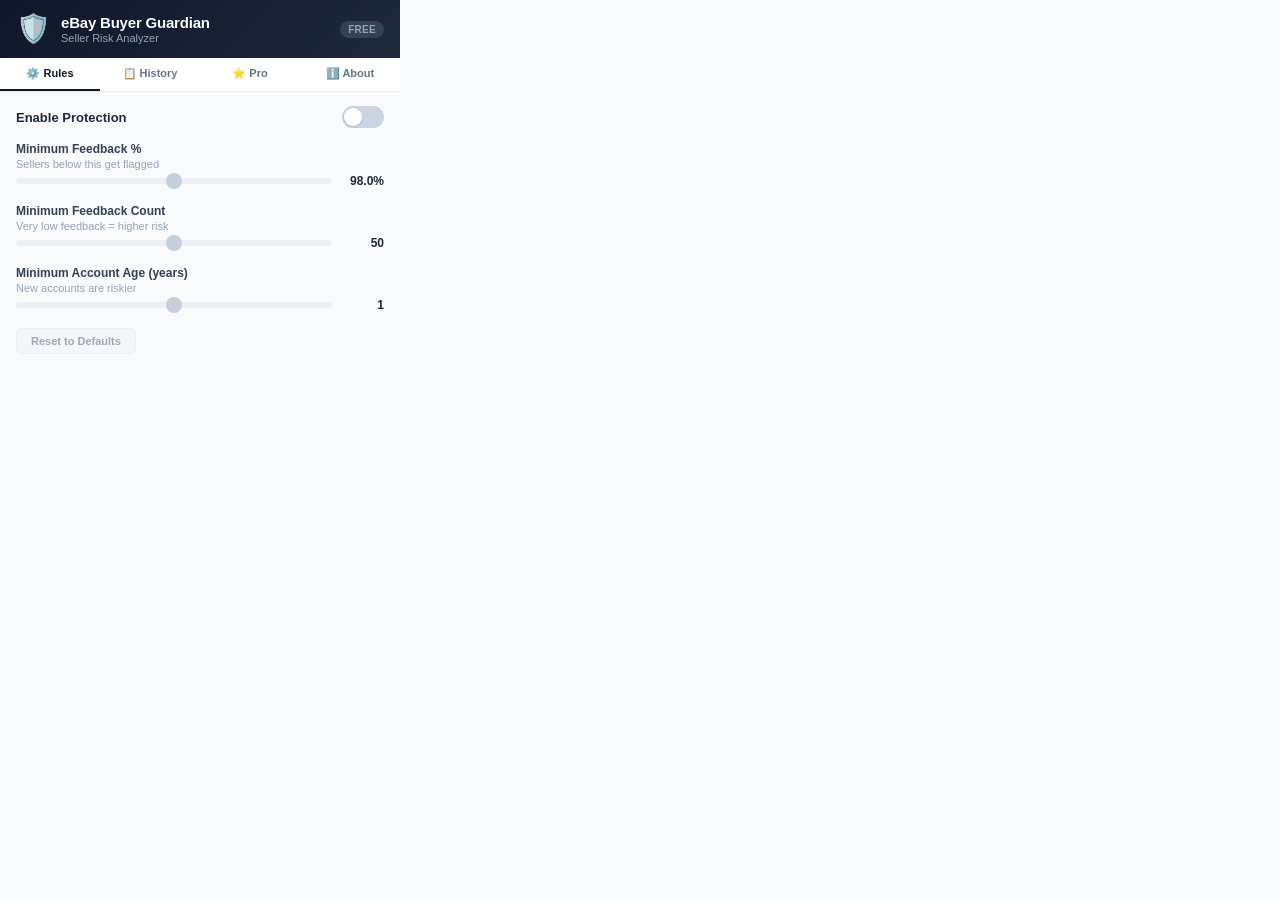
<file: ebay-buyer-guardian/popup.html>
<!DOCTYPE html>
<html lang="en">
<head>
  <meta charset="UTF-8" />
  <meta name="viewport" content="width=device-width, initial-scale=1.0" />
  <title>eBay Buyer Guardian</title>
  <link rel="stylesheet" href="popup.css" />
</head>
<body>
  <div class="popup-container">
    <!-- Header -->
    <header class="popup-header">
      <div class="header-icon">🛡️</div>
      <div class="header-left">
        <h1>eBay Buyer Guardian</h1>
        <p class="subtitle">Seller Risk Analyzer</p>
      </div>
      <div id="tier-badge" class="tier-badge tier-free">Free</div>
    </header>

    <!-- Tabs -->
    <nav class="tabs">
      <button class="tab active" data-tab="rules">⚙️ Rules</button>
      <button class="tab" data-tab="history">📋 History</button>
      <button class="tab" data-tab="upgrade">⭐ Pro</button>
      <button class="tab" data-tab="about">ℹ️ About</button>
    </nav>

    <!-- Rules Tab -->
    <section id="tab-rules" class="tab-content active">
      <!-- Enable/Disable -->
      <div class="setting-row">
        <label class="toggle-label">
          <span>Enable Protection</span>
          <input type="checkbox" id="rule-enabled" />
          <span class="toggle-switch"></span>
        </label>
      </div>

      <!-- Premium gate banner -->
      <div id="rules-premium-gate" class="premium-gate" style="display:none;">
        <div class="premium-gate-icon">🔒</div>
        <div class="premium-gate-text">
          Custom thresholds are a <strong>Pro</strong> feature.
          <a href="#" id="rules-goto-upgrade">Upgrade →</a>
        </div>
      </div>

      <!-- Min Feedback % -->
      <div class="setting-group" id="setting-feedback-pct">
        <label for="rule-feedback-pct">
          Minimum Feedback %
          <span class="hint">Sellers below this get flagged</span>
        </label>
        <div class="input-row">
          <input type="range" id="rule-feedback-pct" min="90" max="100" step="0.1" disabled />
          <span id="feedback-pct-val" class="range-val">98.0%</span>
        </div>
      </div>

      <!-- Min Feedback Count -->
      <div class="setting-group" id="setting-feedback-count">
        <label for="rule-feedback-count">
          Minimum Feedback Count
          <span class="hint">Very low feedback = higher risk</span>
        </label>
        <div class="input-row">
          <input type="range" id="rule-feedback-count" min="0" max="500" step="10" disabled />
          <span id="feedback-count-val" class="range-val">50</span>
        </div>
      </div>

      <!-- Min Account Age -->
      <div class="setting-group" id="setting-account-age">
        <label for="rule-account-age">
          Minimum Account Age (years)
          <span class="hint">New accounts are riskier</span>
        </label>
        <div class="input-row">
          <input type="range" id="rule-account-age" min="0" max="10" step="1" disabled />
          <span id="account-age-val" class="range-val">1</span>
        </div>
      </div>

      <button id="btn-reset-rules" class="btn-secondary" disabled>Reset to Defaults</button>
      <div id="rules-saved" class="saved-msg">✓ Saved</div>
    </section>

    <!-- History Tab -->
    <section id="tab-history" class="tab-content">
      <div class="history-toolbar">
        <span id="history-count" class="history-count">0 sellers</span>
        <div class="history-actions">
          <button id="btn-export-history" class="btn-secondary btn-sm" style="display:none;">📥 Export</button>
          <button id="btn-clear-history" class="btn-secondary btn-sm">Clear All</button>
        </div>
      </div>
      <div id="history-limit-msg" class="history-limit-msg" style="display:none;">
        Free plan: last 25 sellers. <a href="#" id="history-goto-upgrade">Upgrade for 500 →</a>
      </div>
      <div id="history-list" class="history-list">
        <div class="empty-state">No sellers analyzed yet.<br/>Visit an eBay listing to get started!</div>
      </div>
    </section>

    <!-- Upgrade Tab -->
    <section id="tab-upgrade" class="tab-content">
      <div class="upgrade-content">
        <!-- Premium status -->
        <div id="premium-status" class="premium-status">
          <div class="premium-status-icon">🔒</div>
          <div class="premium-status-text">
            <strong>Free Plan</strong>
            <p>Upgrade to unlock all features</p>
          </div>
        </div>

        <!-- Feature comparison -->
        <div class="feature-compare">
          <div class="compare-row compare-header">
            <span>Feature</span>
            <span>Free</span>
            <span class="pro-col">Pro</span>
          </div>
          <div class="compare-row">
            <span>Listing page badges</span>
            <span>✅</span>
            <span class="pro-col">✅</span>
          </div>
          <div class="compare-row">
            <span>Search page badges</span>
            <span>❌</span>
            <span class="pro-col">✅</span>
          </div>
          <div class="compare-row">
            <span>Custom risk thresholds</span>
            <span>❌</span>
            <span class="pro-col">✅</span>
          </div>
          <div class="compare-row">
            <span>Detailed risk reasons</span>
            <span>❌</span>
            <span class="pro-col">✅</span>
          </div>
          <div class="compare-row">
            <span>Seller history</span>
            <span>25</span>
            <span class="pro-col">500</span>
          </div>
          <div class="compare-row">
            <span>Export history (CSV)</span>
            <span>❌</span>
            <span class="pro-col">✅</span>
          </div>
          <div class="compare-row">
            <span>Priority badge styling</span>
            <span>❌</span>
            <span class="pro-col">✅</span>
          </div>
        </div>

        <!-- Pricing -->
        <div class="pricing-cards">
          <div class="pricing-card pricing-monthly">
            <div class="pricing-label">Monthly</div>
            <div class="pricing-price">$4.99<span>/mo</span></div>
            <a href="https://ebaybuyerguardian.lemonsqueezy.com/checkout/buy/7d964dc4-1880-4787-afdd-0d57fefbbcb3" target="_blank" class="btn-pricing btn-monthly">Subscribe</a>
          </div>
          <div class="pricing-card pricing-lifetime">
            <div class="pricing-popular">Most Popular</div>
            <div class="pricing-label">Lifetime</div>
            <div class="pricing-price">$39<span>one-time</span></div>
            <a href="https://ebaybuyerguardian.lemonsqueezy.com/checkout/buy/1bd31dcf-9cf9-4892-8a8f-e94a3bf154e5" target="_blank" class="btn-pricing btn-lifetime">Get Lifetime</a>
          </div>
        </div>

        <!-- License key activation -->
        <div class="license-section">
          <label for="license-key-input">Activate License Key</label>
          <div class="license-input-row">
            <input type="text" id="license-key-input" placeholder="Enter your license key…" spellcheck="false" />
            <button id="btn-activate-license" class="btn-activate">Activate</button>
          </div>
          <div id="license-status" class="license-status"></div>
        </div>
      </div>
    </section>

    <!-- About Tab -->
    <section id="tab-about" class="tab-content">
      <div class="about-content">
        <h2>eBay Buyer Guardian v1.1.0</h2>
        <p>Instantly spot risky eBay sellers with color-coded badges, customizable rules, and a history dashboard.</p>
        <div class="feature-list">
          <div class="feature">🟢 <strong>Green</strong> — Seller looks safe</div>
          <div class="feature">🟡 <strong>Yellow</strong> — Some risk factors detected</div>
          <div class="feature">🔴 <strong>Red</strong> — High risk, proceed with caution</div>
        </div>
        <h3>How it works</h3>
        <ol>
          <li>Visit any eBay listing or search results page</li>
          <li>The extension parses seller info locally (no external APIs)</li>
          <li>A color-coded badge appears next to the seller name</li>
          <li>Hover the badge for detailed risk breakdown (Pro)</li>
          <li>Customize rules in this popup (Pro)</li>
        </ol>
        <h3>Free vs Pro</h3>
        <p>Free: listing badges + basic risk scoring. <strong>Pro</strong> adds search badges, custom rules, detailed reasons, 500-history, CSV export, and premium badge styling.</p>
        <h3>Privacy</h3>
        <p>100% local. All analysis happens in your browser. License validation is the only external call (Lemon Squeezy). Seller history is stored in <code>chrome.storage.sync</code>.</p>
      </div>
    </section>
  </div>

  <script src="popup.js"></script>
</body>
</html>
</file>
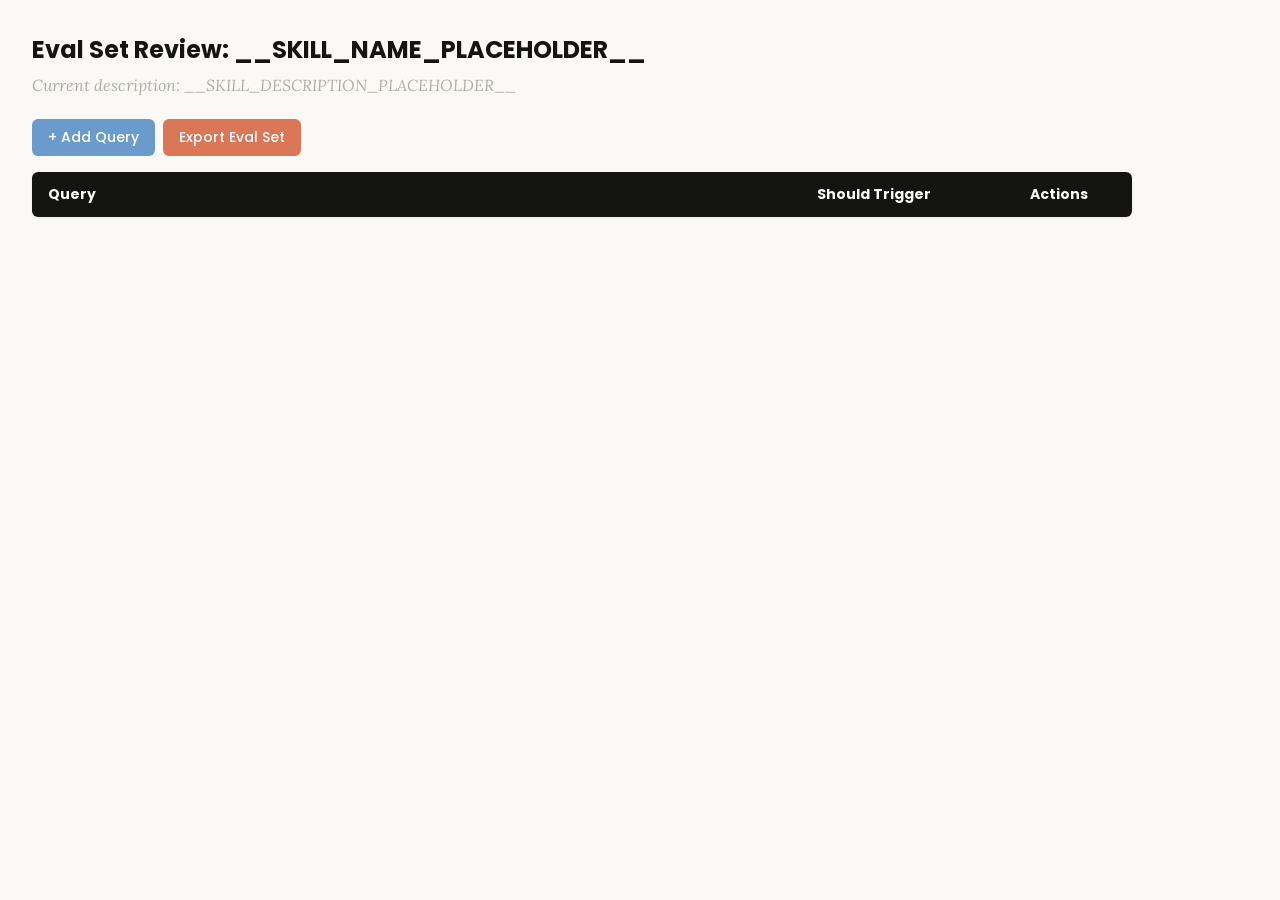
<file: skills/skill-creator/assets/eval_review.html>
<!DOCTYPE html>
<html lang="en">
<head>
  <meta charset="UTF-8">
  <meta name="viewport" content="width=device-width, initial-scale=1.0">
  <title>Eval Set Review - __SKILL_NAME_PLACEHOLDER__</title>
  <link rel="preconnect" href="https://fonts.googleapis.com">
  <link rel="preconnect" href="https://fonts.gstatic.com" crossorigin>
  <link href="https://fonts.googleapis.com/css2?family=Poppins:wght@500;600&family=Lora:wght@400;500&display=swap" rel="stylesheet">
  <style>
    * { box-sizing: border-box; margin: 0; padding: 0; }
    body { font-family: 'Lora', Georgia, serif; background: #faf9f5; padding: 2rem; color: #141413; }
    h1 { font-family: 'Poppins', sans-serif; margin-bottom: 0.5rem; font-size: 1.5rem; }
    .description { color: #b0aea5; margin-bottom: 1.5rem; font-style: italic; max-width: 900px; }
    .controls { margin-bottom: 1rem; display: flex; gap: 0.5rem; }
    .btn { font-family: 'Poppins', sans-serif; padding: 0.5rem 1rem; border: none; border-radius: 6px; cursor: pointer; font-size: 0.875rem; font-weight: 500; }
    .btn-add { background: #6a9bcc; color: white; }
    .btn-add:hover { background: #5889b8; }
    .btn-export { background: #d97757; color: white; }
    .btn-export:hover { background: #c4613f; }
    table { width: 100%; max-width: 1100px; border-collapse: collapse; background: white; border-radius: 6px; overflow: hidden; box-shadow: 0 1px 3px rgba(0,0,0,0.08); }
    th { font-family: 'Poppins', sans-serif; background: #141413; color: #faf9f5; padding: 0.75rem 1rem; text-align: left; font-size: 0.875rem; }
    td { padding: 0.75rem 1rem; border-bottom: 1px solid #e8e6dc; vertical-align: top; }
    tr:nth-child(even) td { background: #faf9f5; }
    tr:hover td { background: #f3f1ea; }
    .section-header td { background: #e8e6dc; font-family: 'Poppins', sans-serif; font-weight: 500; font-size: 0.8rem; color: #141413; text-transform: uppercase; letter-spacing: 0.05em; }
    .query-input { width: 100%; padding: 0.4rem; border: 1px solid #e8e6dc; border-radius: 4px; font-size: 0.875rem; font-family: 'Lora', Georgia, serif; resize: vertical; min-height: 60px; }
    .query-input:focus { outline: none; border-color: #d97757; box-shadow: 0 0 0 2px rgba(217,119,87,0.15); }
    .toggle { position: relative; display: inline-block; width: 44px; height: 24px; }
    .toggle input { opacity: 0; width: 0; height: 0; }
    .toggle .slider { position: absolute; inset: 0; background: #b0aea5; border-radius: 24px; cursor: pointer; transition: 0.2s; }
    .toggle .slider::before { content: ""; position: absolute; width: 18px; height: 18px; left: 3px; bottom: 3px; background: white; border-radius: 50%; transition: 0.2s; }
    .toggle input:checked + .slider { background: #d97757; }
    .toggle input:checked + .slider::before { transform: translateX(20px); }
    .btn-delete { background: #c44; color: white; padding: 0.3rem 0.6rem; border: none; border-radius: 4px; cursor: pointer; font-size: 0.75rem; font-family: 'Poppins', sans-serif; }
    .btn-delete:hover { background: #a33; }
    .summary { margin-top: 1rem; color: #b0aea5; font-size: 0.875rem; }
  </style>
</head>
<body>
  <h1>Eval Set Review: <span id="skill-name">__SKILL_NAME_PLACEHOLDER__</span></h1>
  <p class="description">Current description: <span id="skill-desc">__SKILL_DESCRIPTION_PLACEHOLDER__</span></p>

  <div class="controls">
    <button class="btn btn-add" onclick="addRow()">+ Add Query</button>
    <button class="btn btn-export" onclick="exportEvalSet()">Export Eval Set</button>
  </div>

  <table>
    <thead>
      <tr>
        <th style="width:65%">Query</th>
        <th style="width:18%">Should Trigger</th>
        <th style="width:10%">Actions</th>
      </tr>
    </thead>
    <tbody id="eval-body"></tbody>
  </table>

  <p class="summary" id="summary"></p>

  <script>
    const EVAL_DATA = __EVAL_DATA_PLACEHOLDER__;

    let evalItems = [...EVAL_DATA];

    function render() {
      const tbody = document.getElementById('eval-body');
      tbody.innerHTML = '';

      // Sort: should-trigger first, then should-not-trigger
      const sorted = evalItems
        .map((item, origIdx) => ({ ...item, origIdx }))
        .sort((a, b) => (b.should_trigger ? 1 : 0) - (a.should_trigger ? 1 : 0));

      let lastGroup = null;
      sorted.forEach(item => {
        const group = item.should_trigger ? 'trigger' : 'no-trigger';
        if (group !== lastGroup) {
          const headerRow = document.createElement('tr');
          headerRow.className = 'section-header';
          headerRow.innerHTML = `<td colspan="3">${item.should_trigger ? 'Should Trigger' : 'Should NOT Trigger'}</td>`;
          tbody.appendChild(headerRow);
          lastGroup = group;
        }

        const idx = item.origIdx;
        const tr = document.createElement('tr');
        tr.innerHTML = `
          <td><textarea class="query-input" onchange="updateQuery(${idx}, this.value)">${escapeHtml(item.query)}</textarea></td>
          <td>
            <label class="toggle">
              <input type="checkbox" ${item.should_trigger ? 'checked' : ''} onchange="updateTrigger(${idx}, this.checked)">
              <span class="slider"></span>
            </label>
            <span style="margin-left:8px;font-size:0.8rem;color:#b0aea5">${item.should_trigger ? 'Yes' : 'No'}</span>
          </td>
          <td><button class="btn-delete" onclick="deleteRow(${idx})">Delete</button></td>
        `;
        tbody.appendChild(tr);
      });
      updateSummary();
    }

    function escapeHtml(text) {
      const div = document.createElement('div');
      div.textContent = text;
      return div.innerHTML;
    }

    function updateQuery(idx, value) { evalItems[idx].query = value; updateSummary(); }
    function updateTrigger(idx, value) { evalItems[idx].should_trigger = value; render(); }
    function deleteRow(idx) { evalItems.splice(idx, 1); render(); }

    function addRow() {
      evalItems.push({ query: '', should_trigger: true });
      render();
      const inputs = document.querySelectorAll('.query-input');
      inputs[inputs.length - 1].focus();
    }

    function updateSummary() {
      const trigger = evalItems.filter(i => i.should_trigger).length;
      const noTrigger = evalItems.filter(i => !i.should_trigger).length;
      document.getElementById('summary').textContent =
        `${evalItems.length} queries total: ${trigger} should trigger, ${noTrigger} should not trigger`;
    }

    function exportEvalSet() {
      const valid = evalItems.filter(i => i.query.trim() !== '');
      const data = valid.map(i => ({ query: i.query.trim(), should_trigger: i.should_trigger }));
      const blob = new Blob([JSON.stringify(data, null, 2)], { type: 'application/json' });
      const url = URL.createObjectURL(blob);
      const a = document.createElement('a');
      a.href = url;
      a.download = 'eval_set.json';
      document.body.appendChild(a);
      a.click();
      document.body.removeChild(a);
      URL.revokeObjectURL(url);
    }

    render();
  </script>
</body>
</html>
</file>
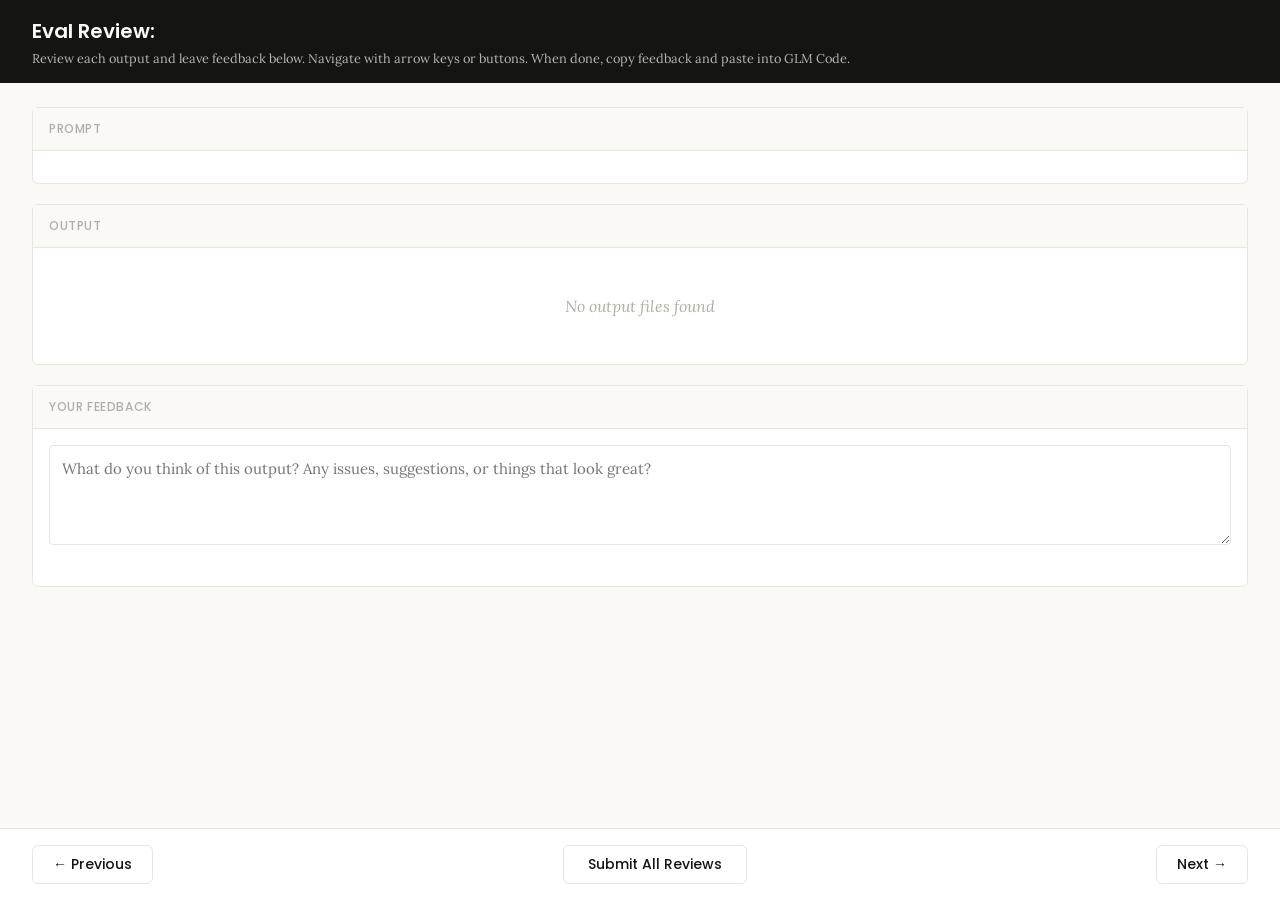
<file: skills/skill-creator/eval-viewer/viewer.html>
<!DOCTYPE html>
<html lang="en">
<head>
  <meta charset="UTF-8">
  <meta name="viewport" content="width=device-width, initial-scale=1.0">
  <title>Eval Review</title>
  <link rel="preconnect" href="https://fonts.googleapis.com">
  <link rel="preconnect" href="https://fonts.gstatic.com" crossorigin>
  <link href="https://fonts.googleapis.com/css2?family=Poppins:wght@500;600&family=Lora:wght@400;500&display=swap" rel="stylesheet">
  <script src="https://cdn.sheetjs.com/xlsx-0.20.3/package/dist/xlsx.full.min.js" integrity="sha384-EnyY0/GSHQGSxSgMwaIPzSESbqoOLSexfnSMN2AP+39Ckmn92stwABZynq1JyzdT" crossorigin="anonymous"></script>
  <style>
    :root {
      --bg: #faf9f5;
      --surface: #ffffff;
      --border: #e8e6dc;
      --text: #141413;
      --text-muted: #b0aea5;
      --accent: #d97757;
      --accent-hover: #c4613f;
      --green: #788c5d;
      --green-bg: #eef2e8;
      --red: #c44;
      --red-bg: #fceaea;
      --header-bg: #141413;
      --header-text: #faf9f5;
      --radius: 6px;
    }

    * { box-sizing: border-box; margin: 0; padding: 0; }

    body {
      font-family: 'Lora', Georgia, serif;
      background: var(--bg);
      color: var(--text);
      height: 100vh;
      display: flex;
      flex-direction: column;
    }

    /* ---- Header ---- */
    .header {
      background: var(--header-bg);
      color: var(--header-text);
      padding: 1rem 2rem;
      display: flex;
      justify-content: space-between;
      align-items: center;
      flex-shrink: 0;
    }
    .header h1 {
      font-family: 'Poppins', sans-serif;
      font-size: 1.25rem;
      font-weight: 600;
    }
    .header .instructions {
      font-size: 0.8rem;
      opacity: 0.7;
      margin-top: 0.25rem;
    }
    .header .progress {
      font-size: 0.875rem;
      opacity: 0.8;
      text-align: right;
    }

    /* ---- Main content ---- */
    .main {
      flex: 1;
      overflow-y: auto;
      padding: 1.5rem 2rem;
      display: flex;
      flex-direction: column;
      gap: 1.25rem;
    }

    /* ---- Sections ---- */
    .section {
      background: var(--surface);
      border: 1px solid var(--border);
      border-radius: var(--radius);
      flex-shrink: 0;
    }
    .section-header {
      font-family: 'Poppins', sans-serif;
      padding: 0.75rem 1rem;
      font-size: 0.75rem;
      font-weight: 500;
      text-transform: uppercase;
      letter-spacing: 0.05em;
      color: var(--text-muted);
      border-bottom: 1px solid var(--border);
      background: var(--bg);
    }
    .section-body {
      padding: 1rem;
    }

    /* ---- Config badge ---- */
    .config-badge {
      display: inline-block;
      padding: 0.2rem 0.625rem;
      border-radius: 9999px;
      font-family: 'Poppins', sans-serif;
      font-size: 0.6875rem;
      font-weight: 600;
      text-transform: uppercase;
      letter-spacing: 0.03em;
      margin-left: 0.75rem;
      vertical-align: middle;
    }
    .config-badge.config-primary {
      background: rgba(33, 150, 243, 0.12);
      color: #1976d2;
    }
    .config-badge.config-baseline {
      background: rgba(255, 193, 7, 0.15);
      color: #f57f17;
    }

    /* ---- Prompt ---- */
    .prompt-text {
      white-space: pre-wrap;
      font-size: 0.9375rem;
      line-height: 1.6;
    }

    /* ---- Outputs ---- */
    .output-file {
      border: 1px solid var(--border);
      border-radius: var(--radius);
      overflow: hidden;
    }
    .output-file + .output-file {
      margin-top: 1rem;
    }
    .output-file-header {
      padding: 0.5rem 0.75rem;
      font-size: 0.8rem;
      font-weight: 600;
      color: var(--text-muted);
      background: var(--bg);
      border-bottom: 1px solid var(--border);
      font-family: 'SF Mono', SFMono-Regular, Consolas, 'Liberation Mono', Menlo, monospace;
      display: flex;
      justify-content: space-between;
      align-items: center;
    }
    .output-file-header .dl-btn {
      font-size: 0.7rem;
      color: var(--accent);
      text-decoration: none;
      cursor: pointer;
      font-family: -apple-system, BlinkMacSystemFont, 'Segoe UI', sans-serif;
      font-weight: 500;
      opacity: 0.8;
    }
    .output-file-header .dl-btn:hover {
      opacity: 1;
      text-decoration: underline;
    }
    .output-file-content {
      padding: 0.75rem;
      overflow-x: auto;
    }
    .output-file-content pre {
      font-size: 0.8125rem;
      line-height: 1.5;
      white-space: pre-wrap;
      word-break: break-word;
      font-family: 'SF Mono', SFMono-Regular, Consolas, 'Liberation Mono', Menlo, monospace;
    }
    .output-file-content img {
      max-width: 100%;
      height: auto;
      border-radius: 4px;
    }
    .output-file-content iframe {
      width: 100%;
      height: 600px;
      border: none;
    }
    .output-file-content table {
      border-collapse: collapse;
      font-size: 0.8125rem;
      width: 100%;
    }
    .output-file-content table td,
    .output-file-content table th {
      border: 1px solid var(--border);
      padding: 0.375rem 0.5rem;
      text-align: left;
    }
    .output-file-content table th {
      background: var(--bg);
      font-weight: 600;
    }
    .output-file-content .download-link {
      display: inline-flex;
      align-items: center;
      gap: 0.5rem;
      padding: 0.5rem 1rem;
      background: var(--bg);
      border: 1px solid var(--border);
      border-radius: 4px;
      color: var(--accent);
      text-decoration: none;
      font-size: 0.875rem;
      cursor: pointer;
    }
    .output-file-content .download-link:hover {
      background: var(--border);
    }
    .empty-state {
      color: var(--text-muted);
      font-style: italic;
      padding: 2rem;
      text-align: center;
    }

    /* ---- Feedback ---- */
    .prev-feedback {
      background: var(--bg);
      border: 1px solid var(--border);
      border-radius: 4px;
      padding: 0.625rem 0.75rem;
      margin-top: 0.75rem;
      font-size: 0.8125rem;
      color: var(--text-muted);
      line-height: 1.5;
    }
    .prev-feedback-label {
      font-size: 0.7rem;
      font-weight: 600;
      text-transform: uppercase;
      letter-spacing: 0.04em;
      margin-bottom: 0.25rem;
      color: var(--text-muted);
    }
    .feedback-textarea {
      width: 100%;
      min-height: 100px;
      padding: 0.75rem;
      border: 1px solid var(--border);
      border-radius: 4px;
      font-family: inherit;
      font-size: 0.9375rem;
      line-height: 1.5;
      resize: vertical;
      color: var(--text);
    }
    .feedback-textarea:focus {
      outline: none;
      border-color: var(--accent);
      box-shadow: 0 0 0 3px rgba(37, 99, 235, 0.1);
    }
    .feedback-status {
      font-size: 0.75rem;
      color: var(--text-muted);
      margin-top: 0.5rem;
      min-height: 1.1em;
    }

    /* ---- Grades (collapsible) ---- */
    .grades-toggle {
      display: flex;
      align-items: center;
      cursor: pointer;
      user-select: none;
    }
    .grades-toggle:hover {
      color: var(--accent);
    }
    .grades-toggle .arrow {
      margin-right: 0.5rem;
      transition: transform 0.15s;
      font-size: 0.75rem;
    }
    .grades-toggle .arrow.open {
      transform: rotate(90deg);
    }
    .grades-content {
      display: none;
      margin-top: 0.75rem;
    }
    .grades-content.open {
      display: block;
    }
    .grades-summary {
      font-size: 0.875rem;
      margin-bottom: 0.75rem;
      display: flex;
      align-items: center;
      gap: 0.5rem;
    }
    .grade-badge {
      display: inline-block;
      padding: 0.125rem 0.5rem;
      border-radius: 9999px;
      font-size: 0.75rem;
      font-weight: 600;
    }
    .grade-pass { background: var(--green-bg); color: var(--green); }
    .grade-fail { background: var(--red-bg); color: var(--red); }
    .assertion-list {
      list-style: none;
    }
    .assertion-item {
      padding: 0.625rem 0;
      border-bottom: 1px solid var(--border);
      font-size: 0.8125rem;
    }
    .assertion-item:last-child { border-bottom: none; }
    .assertion-status {
      font-weight: 600;
      margin-right: 0.5rem;
    }
    .assertion-status.pass { color: var(--green); }
    .assertion-status.fail { color: var(--red); }
    .assertion-evidence {
      color: var(--text-muted);
      font-size: 0.75rem;
      margin-top: 0.25rem;
      padding-left: 1.5rem;
    }

    /* ---- View tabs ---- */
    .view-tabs {
      display: flex;
      gap: 0;
      padding: 0 2rem;
      background: var(--bg);
      border-bottom: 1px solid var(--border);
      flex-shrink: 0;
    }
    .view-tab {
      font-family: 'Poppins', sans-serif;
      padding: 0.625rem 1.25rem;
      font-size: 0.8125rem;
      font-weight: 500;
      cursor: pointer;
      border: none;
      background: none;
      color: var(--text-muted);
      border-bottom: 2px solid transparent;
      transition: all 0.15s;
    }
    .view-tab:hover { color: var(--text); }
    .view-tab.active {
      color: var(--accent);
      border-bottom-color: var(--accent);
    }
    .view-panel { display: none; }
    .view-panel.active { display: flex; flex-direction: column; flex: 1; overflow: hidden; }

    /* ---- Benchmark view ---- */
    .benchmark-view {
      padding: 1.5rem 2rem;
      overflow-y: auto;
      flex: 1;
    }
    .benchmark-table {
      border-collapse: collapse;
      background: var(--surface);
      border: 1px solid var(--border);
      border-radius: var(--radius);
      font-size: 0.8125rem;
      width: 100%;
      margin-bottom: 1.5rem;
    }
    .benchmark-table th, .benchmark-table td {
      padding: 0.625rem 0.75rem;
      text-align: left;
      border: 1px solid var(--border);
    }
    .benchmark-table th {
      font-family: 'Poppins', sans-serif;
      background: var(--header-bg);
      color: var(--header-text);
      font-weight: 500;
      font-size: 0.75rem;
      text-transform: uppercase;
      letter-spacing: 0.04em;
    }
    .benchmark-table tr:hover { background: var(--bg); }
    .benchmark-table tr.benchmark-row-with { background: rgba(33, 150, 243, 0.06); }
    .benchmark-table tr.benchmark-row-without { background: rgba(255, 193, 7, 0.06); }
    .benchmark-table tr.benchmark-row-with:hover { background: rgba(33, 150, 243, 0.12); }
    .benchmark-table tr.benchmark-row-without:hover { background: rgba(255, 193, 7, 0.12); }
    .benchmark-table tr.benchmark-row-avg { font-weight: 600; border-top: 2px solid var(--border); }
    .benchmark-table tr.benchmark-row-avg.benchmark-row-with { background: rgba(33, 150, 243, 0.12); }
    .benchmark-table tr.benchmark-row-avg.benchmark-row-without { background: rgba(255, 193, 7, 0.12); }
    .benchmark-delta-positive { color: var(--green); font-weight: 600; }
    .benchmark-delta-negative { color: var(--red); font-weight: 600; }
    .benchmark-notes {
      background: var(--surface);
      border: 1px solid var(--border);
      border-radius: var(--radius);
      padding: 1rem;
    }
    .benchmark-notes h3 {
      font-family: 'Poppins', sans-serif;
      font-size: 0.875rem;
      margin-bottom: 0.75rem;
    }
    .benchmark-notes ul {
      list-style: disc;
      padding-left: 1.25rem;
    }
    .benchmark-notes li {
      font-size: 0.8125rem;
      line-height: 1.6;
      margin-bottom: 0.375rem;
    }
    .benchmark-empty {
      color: var(--text-muted);
      font-style: italic;
      text-align: center;
      padding: 3rem;
    }

    /* ---- Navigation ---- */
    .nav {
      display: flex;
      justify-content: space-between;
      align-items: center;
      padding: 1rem 2rem;
      border-top: 1px solid var(--border);
      background: var(--surface);
      flex-shrink: 0;
    }
    .nav-btn {
      font-family: 'Poppins', sans-serif;
      padding: 0.5rem 1.25rem;
      border: 1px solid var(--border);
      border-radius: var(--radius);
      background: var(--surface);
      cursor: pointer;
      font-size: 0.875rem;
      font-weight: 500;
      color: var(--text);
      transition: all 0.15s;
    }
    .nav-btn:hover:not(:disabled) {
      background: var(--bg);
      border-color: var(--text-muted);
    }
    .nav-btn:disabled {
      opacity: 0.4;
      cursor: not-allowed;
    }
    .done-btn {
      font-family: 'Poppins', sans-serif;
      padding: 0.5rem 1.5rem;
      border: 1px solid var(--border);
      border-radius: var(--radius);
      background: var(--surface);
      color: var(--text);
      cursor: pointer;
      font-size: 0.875rem;
      font-weight: 500;
      transition: all 0.15s;
    }
    .done-btn:hover {
      background: var(--bg);
      border-color: var(--text-muted);
    }
    .done-btn.ready {
      border: none;
      background: var(--accent);
      color: white;
      font-weight: 600;
    }
    .done-btn.ready:hover {
      background: var(--accent-hover);
    }
    /* ---- Done overlay ---- */
    .done-overlay {
      display: none;
      position: fixed;
      inset: 0;
      background: rgba(0, 0, 0, 0.5);
      z-index: 100;
      justify-content: center;
      align-items: center;
    }
    .done-overlay.visible {
      display: flex;
    }
    .done-card {
      background: var(--surface);
      border-radius: 12px;
      padding: 2rem 3rem;
      text-align: center;
      box-shadow: 0 20px 60px rgba(0, 0, 0, 0.3);
      max-width: 500px;
    }
    .done-card h2 {
      font-size: 1.5rem;
      margin-bottom: 0.5rem;
    }
    .done-card p {
      color: var(--text-muted);
      margin-bottom: 1.5rem;
      line-height: 1.5;
    }
    .done-card .btn-row {
      display: flex;
      gap: 0.5rem;
      justify-content: center;
    }
    .done-card button {
      padding: 0.5rem 1.25rem;
      border: 1px solid var(--border);
      border-radius: var(--radius);
      background: var(--surface);
      cursor: pointer;
      font-size: 0.875rem;
    }
    .done-card button:hover {
      background: var(--bg);
    }
    /* ---- Toast ---- */
    .toast {
      position: fixed;
      bottom: 5rem;
      left: 50%;
      transform: translateX(-50%);
      background: var(--header-bg);
      color: var(--header-text);
      padding: 0.625rem 1.25rem;
      border-radius: var(--radius);
      font-size: 0.875rem;
      opacity: 0;
      transition: opacity 0.3s;
      pointer-events: none;
      z-index: 200;
    }
    .toast.visible {
      opacity: 1;
    }
  </style>
</head>
<body>
  <div id="app" style="height:100vh; display:flex; flex-direction:column;">
    <div class="header">
      <div>
        <h1>Eval Review: <span id="skill-name"></span></h1>
        <div class="instructions">Review each output and leave feedback below. Navigate with arrow keys or buttons. When done, copy feedback and paste into GLM Code.</div>
      </div>
      <div class="progress" id="progress"></div>
    </div>

    <!-- View tabs (only shown when benchmark data exists) -->
    <div class="view-tabs" id="view-tabs" style="display:none;">
      <button class="view-tab active" onclick="switchView('outputs')">Outputs</button>
      <button class="view-tab" onclick="switchView('benchmark')">Benchmark</button>
    </div>

    <!-- Outputs panel (qualitative review) -->
    <div class="view-panel active" id="panel-outputs">
    <div class="main">
      <!-- Prompt -->
      <div class="section">
        <div class="section-header">Prompt <span class="config-badge" id="config-badge" style="display:none;"></span></div>
        <div class="section-body">
          <div class="prompt-text" id="prompt-text"></div>
        </div>
      </div>

      <!-- Outputs -->
      <div class="section">
        <div class="section-header">Output</div>
        <div class="section-body" id="outputs-body">
          <div class="empty-state">No output files found</div>
        </div>
      </div>

      <!-- Previous Output (collapsible) -->
      <div class="section" id="prev-outputs-section" style="display:none;">
        <div class="section-header">
          <div class="grades-toggle" onclick="togglePrevOutputs()">
            <span class="arrow" id="prev-outputs-arrow">&#9654;</span>
            Previous Output
          </div>
        </div>
        <div class="grades-content" id="prev-outputs-content"></div>
      </div>

      <!-- Grades (collapsible) -->
      <div class="section" id="grades-section" style="display:none;">
        <div class="section-header">
          <div class="grades-toggle" onclick="toggleGrades()">
            <span class="arrow" id="grades-arrow">&#9654;</span>
            Formal Grades
          </div>
        </div>
        <div class="grades-content" id="grades-content"></div>
      </div>

      <!-- Feedback -->
      <div class="section">
        <div class="section-header">Your Feedback</div>
        <div class="section-body">
          <textarea
            class="feedback-textarea"
            id="feedback"
            placeholder="What do you think of this output? Any issues, suggestions, or things that look great?"
          ></textarea>
          <div class="feedback-status" id="feedback-status"></div>
          <div class="prev-feedback" id="prev-feedback" style="display:none;">
            <div class="prev-feedback-label">Previous feedback</div>
            <div id="prev-feedback-text"></div>
          </div>
        </div>
      </div>
    </div>

    <div class="nav" id="outputs-nav">
      <button class="nav-btn" id="prev-btn" onclick="navigate(-1)">&#8592; Previous</button>
      <button class="done-btn" id="done-btn" onclick="showDoneDialog()">Submit All Reviews</button>
      <button class="nav-btn" id="next-btn" onclick="navigate(1)">Next &#8594;</button>
    </div>
    </div><!-- end panel-outputs -->

    <!-- Benchmark panel (quantitative stats) -->
    <div class="view-panel" id="panel-benchmark">
      <div class="benchmark-view" id="benchmark-content">
        <div class="benchmark-empty">No benchmark data available. Run a benchmark to see quantitative results here.</div>
      </div>
    </div>
  </div>

  <!-- Done overlay -->
  <div class="done-overlay" id="done-overlay">
    <div class="done-card">
      <h2>Review Complete</h2>
      <p>Your feedback has been saved. Go back to your GLM Code session and tell GLM you're done reviewing.</p>
      <div class="btn-row">
        <button onclick="closeDoneDialog()">OK</button>
      </div>
    </div>
  </div>

  <!-- Toast -->
  <div class="toast" id="toast"></div>

  <script>
    // ---- Embedded data (injected by generate_review.py) ----
    /*__EMBEDDED_DATA__*/

    // ---- State ----
    let feedbackMap = {};  // run_id -> feedback text
    let currentIndex = 0;
    let visitedRuns = new Set();

    // ---- Init ----
    async function init() {
      // Load saved feedback from server — but only if this isn't a fresh
      // iteration (indicated by previous_feedback being present). When
      // previous feedback exists, the feedback.json on disk is stale from
      // the prior iteration and should not pre-fill the textareas.
      const hasPrevious = Object.keys(EMBEDDED_DATA.previous_feedback || {}).length > 0
        || Object.keys(EMBEDDED_DATA.previous_outputs || {}).length > 0;
      if (!hasPrevious) {
        try {
          const resp = await fetch("/api/feedback");
          const data = await resp.json();
          if (data.reviews) {
            for (const r of data.reviews) feedbackMap[r.run_id] = r.feedback;
          }
        } catch { /* first run, no feedback yet */ }
      }

      document.getElementById("skill-name").textContent = EMBEDDED_DATA.skill_name;
      showRun(0);

      // Wire up feedback auto-save
      const textarea = document.getElementById("feedback");
      let saveTimeout = null;
      textarea.addEventListener("input", () => {
        clearTimeout(saveTimeout);
        document.getElementById("feedback-status").textContent = "";
        saveTimeout = setTimeout(() => saveCurrentFeedback(), 800);
      });
    }

    // ---- Navigation ----
    function navigate(delta) {
      const newIndex = currentIndex + delta;
      if (newIndex >= 0 && newIndex < EMBEDDED_DATA.runs.length) {
        saveCurrentFeedback();
        showRun(newIndex);
      }
    }

    function updateNavButtons() {
      document.getElementById("prev-btn").disabled = currentIndex === 0;
      document.getElementById("next-btn").disabled =
        currentIndex === EMBEDDED_DATA.runs.length - 1;
    }

    // ---- Show a run ----
    function showRun(index) {
      currentIndex = index;
      const run = EMBEDDED_DATA.runs[index];

      // Progress
      document.getElementById("progress").textContent =
        `${index + 1} of ${EMBEDDED_DATA.runs.length}`;

      // Prompt
      document.getElementById("prompt-text").textContent = run.prompt;

      // Config badge
      const badge = document.getElementById("config-badge");
      const configMatch = run.id.match(/(with_skill|without_skill|new_skill|old_skill)/);
      if (configMatch) {
        const config = configMatch[1];
        const isBaseline = config === "without_skill" || config === "old_skill";
        badge.textContent = config.replace(/_/g, " ");
        badge.className = "config-badge " + (isBaseline ? "config-baseline" : "config-primary");
        badge.style.display = "inline-block";
      } else {
        badge.style.display = "none";
      }

      // Outputs
      renderOutputs(run);

      // Previous outputs
      renderPrevOutputs(run);

      // Grades
      renderGrades(run);

      // Previous feedback
      const prevFb = (EMBEDDED_DATA.previous_feedback || {})[run.id];
      const prevEl = document.getElementById("prev-feedback");
      if (prevFb) {
        document.getElementById("prev-feedback-text").textContent = prevFb;
        prevEl.style.display = "block";
      } else {
        prevEl.style.display = "none";
      }

      // Feedback
      document.getElementById("feedback").value = feedbackMap[run.id] || "";
      document.getElementById("feedback-status").textContent = "";

      updateNavButtons();

      // Track visited runs and promote done button when all visited
      visitedRuns.add(index);
      const doneBtn = document.getElementById("done-btn");
      if (visitedRuns.size >= EMBEDDED_DATA.runs.length) {
        doneBtn.classList.add("ready");
      }

      // Scroll main content to top
      document.querySelector(".main").scrollTop = 0;
    }

    // ---- Render outputs ----
    function renderOutputs(run) {
      const container = document.getElementById("outputs-body");
      container.innerHTML = "";

      const outputs = run.outputs || [];
      if (outputs.length === 0) {
        container.innerHTML = '<div class="empty-state">No output files</div>';
        return;
      }

      for (const file of outputs) {
        const fileDiv = document.createElement("div");
        fileDiv.className = "output-file";

        // Always show file header with download link
        const header = document.createElement("div");
        header.className = "output-file-header";
        const nameSpan = document.createElement("span");
        nameSpan.textContent = file.name;
        header.appendChild(nameSpan);
        const dlBtn = document.createElement("a");
        dlBtn.className = "dl-btn";
        dlBtn.textContent = "Download";
        dlBtn.download = file.name;
        dlBtn.href = getDownloadUri(file);
        header.appendChild(dlBtn);
        fileDiv.appendChild(header);

        const content = document.createElement("div");
        content.className = "output-file-content";

        if (file.type === "text") {
          const pre = document.createElement("pre");
          pre.textContent = file.content;
          content.appendChild(pre);
        } else if (file.type === "image") {
          const img = document.createElement("img");
          img.src = file.data_uri;
          img.alt = file.name;
          content.appendChild(img);
        } else if (file.type === "pdf") {
          const iframe = document.createElement("iframe");
          iframe.src = file.data_uri;
          content.appendChild(iframe);
        } else if (file.type === "xlsx") {
          renderXlsx(content, file.data_b64);
        } else if (file.type === "binary") {
          const a = document.createElement("a");
          a.className = "download-link";
          a.href = file.data_uri;
          a.download = file.name;
          a.textContent = "Download " + file.name;
          content.appendChild(a);
        } else if (file.type === "error") {
          const pre = document.createElement("pre");
          pre.textContent = file.content;
          pre.style.color = "var(--red)";
          content.appendChild(pre);
        }

        fileDiv.appendChild(content);
        container.appendChild(fileDiv);
      }
    }

    // ---- XLSX rendering via SheetJS ----
    function renderXlsx(container, b64Data) {
      try {
        const raw = Uint8Array.from(atob(b64Data), c => c.charCodeAt(0));
        const wb = XLSX.read(raw, { type: "array" });

        for (let i = 0; i < wb.SheetNames.length; i++) {
          const sheetName = wb.SheetNames[i];
          const ws = wb.Sheets[sheetName];

          if (wb.SheetNames.length > 1) {
            const sheetLabel = document.createElement("div");
            sheetLabel.style.cssText =
              "font-weight:600; font-size:0.8rem; color:#b0aea5; margin-top:0.5rem; margin-bottom:0.25rem;";
            sheetLabel.textContent = "Sheet: " + sheetName;
            container.appendChild(sheetLabel);
          }

          const htmlStr = XLSX.utils.sheet_to_html(ws, { editable: false });
          const wrapper = document.createElement("div");
          wrapper.innerHTML = htmlStr;
          container.appendChild(wrapper);
        }
      } catch (err) {
        container.textContent = "Error rendering spreadsheet: " + err.message;
      }
    }

    // ---- Grades ----
    function renderGrades(run) {
      const section = document.getElementById("grades-section");
      const content = document.getElementById("grades-content");

      if (!run.grading) {
        section.style.display = "none";
        return;
      }

      const grading = run.grading;
      section.style.display = "block";
      // Reset to collapsed
      content.classList.remove("open");
      document.getElementById("grades-arrow").classList.remove("open");

      const summary = grading.summary || {};
      const expectations = grading.expectations || [];

      let html = '<div style="padding: 1rem;">';

      // Summary line
      const passRate = summary.pass_rate != null
        ? Math.round(summary.pass_rate * 100) + "%"
        : "?";
      const badgeClass = summary.pass_rate >= 0.8 ? "grade-pass" : summary.pass_rate >= 0.5 ? "" : "grade-fail";
      html += '<div class="grades-summary">';
      html += '<span class="grade-badge ' + badgeClass + '">' + passRate + '</span>';
      html += '<span>' + (summary.passed || 0) + ' passed, ' + (summary.failed || 0) + ' failed of ' + (summary.total || 0) + '</span>';
      html += '</div>';

      // Assertions list
      html += '<ul class="assertion-list">';
      for (const exp of expectations) {
        const statusClass = exp.passed ? "pass" : "fail";
        const statusIcon = exp.passed ? "\u2713" : "\u2717";
        html += '<li class="assertion-item">';
        html += '<span class="assertion-status ' + statusClass + '">' + statusIcon + '</span>';
        html += '<span>' + escapeHtml(exp.text) + '</span>';
        if (exp.evidence) {
          html += '<div class="assertion-evidence">' + escapeHtml(exp.evidence) + '</div>';
        }
        html += '</li>';
      }
      html += '</ul>';

      html += '</div>';
      content.innerHTML = html;
    }

    function toggleGrades() {
      const content = document.getElementById("grades-content");
      const arrow = document.getElementById("grades-arrow");
      content.classList.toggle("open");
      arrow.classList.toggle("open");
    }

    // ---- Previous outputs (collapsible) ----
    function renderPrevOutputs(run) {
      const section = document.getElementById("prev-outputs-section");
      const content = document.getElementById("prev-outputs-content");
      const prevOutputs = (EMBEDDED_DATA.previous_outputs || {})[run.id];

      if (!prevOutputs || prevOutputs.length === 0) {
        section.style.display = "none";
        return;
      }

      section.style.display = "block";
      // Reset to collapsed
      content.classList.remove("open");
      document.getElementById("prev-outputs-arrow").classList.remove("open");

      // Render the files into the content area
      content.innerHTML = "";
      const wrapper = document.createElement("div");
      wrapper.style.padding = "1rem";

      for (const file of prevOutputs) {
        const fileDiv = document.createElement("div");
        fileDiv.className = "output-file";

        const header = document.createElement("div");
        header.className = "output-file-header";
        const nameSpan = document.createElement("span");
        nameSpan.textContent = file.name;
        header.appendChild(nameSpan);
        const dlBtn = document.createElement("a");
        dlBtn.className = "dl-btn";
        dlBtn.textContent = "Download";
        dlBtn.download = file.name;
        dlBtn.href = getDownloadUri(file);
        header.appendChild(dlBtn);
        fileDiv.appendChild(header);

        const fc = document.createElement("div");
        fc.className = "output-file-content";

        if (file.type === "text") {
          const pre = document.createElement("pre");
          pre.textContent = file.content;
          fc.appendChild(pre);
        } else if (file.type === "image") {
          const img = document.createElement("img");
          img.src = file.data_uri;
          img.alt = file.name;
          fc.appendChild(img);
        } else if (file.type === "pdf") {
          const iframe = document.createElement("iframe");
          iframe.src = file.data_uri;
          fc.appendChild(iframe);
        } else if (file.type === "xlsx") {
          renderXlsx(fc, file.data_b64);
        } else if (file.type === "binary") {
          const a = document.createElement("a");
          a.className = "download-link";
          a.href = file.data_uri;
          a.download = file.name;
          a.textContent = "Download " + file.name;
          fc.appendChild(a);
        }

        fileDiv.appendChild(fc);
        wrapper.appendChild(fileDiv);
      }

      content.appendChild(wrapper);
    }

    function togglePrevOutputs() {
      const content = document.getElementById("prev-outputs-content");
      const arrow = document.getElementById("prev-outputs-arrow");
      content.classList.toggle("open");
      arrow.classList.toggle("open");
    }

    // ---- Feedback (saved to server -> feedback.json) ----
    function saveCurrentFeedback() {
      const run = EMBEDDED_DATA.runs[currentIndex];
      const text = document.getElementById("feedback").value;

      if (text.trim() === "") {
        delete feedbackMap[run.id];
      } else {
        feedbackMap[run.id] = text;
      }

      // Build reviews array from map
      const reviews = [];
      for (const [run_id, feedback] of Object.entries(feedbackMap)) {
        if (feedback.trim()) {
          reviews.push({ run_id, feedback, timestamp: new Date().toISOString() });
        }
      }

      fetch("/api/feedback", {
        method: "POST",
        headers: { "Content-Type": "application/json" },
        body: JSON.stringify({ reviews, status: "in_progress" }),
      }).then(() => {
        document.getElementById("feedback-status").textContent = "Saved";
      }).catch(() => {
        // Static mode or server unavailable — no-op on auto-save,
        // feedback will be downloaded on final submit
        document.getElementById("feedback-status").textContent = "Will download on submit";
      });
    }

    // ---- Done ----
    function showDoneDialog() {
      // Save current textarea to feedbackMap (but don't POST yet)
      const run = EMBEDDED_DATA.runs[currentIndex];
      const text = document.getElementById("feedback").value;
      if (text.trim() === "") {
        delete feedbackMap[run.id];
      } else {
        feedbackMap[run.id] = text;
      }

      // POST once with status: complete — include ALL runs so the model
      // can distinguish "no feedback" (looks good) from "not reviewed"
      const reviews = [];
      const ts = new Date().toISOString();
      for (const r of EMBEDDED_DATA.runs) {
        reviews.push({ run_id: r.id, feedback: feedbackMap[r.id] || "", timestamp: ts });
      }
      const payload = JSON.stringify({ reviews, status: "complete" }, null, 2);
      fetch("/api/feedback", {
        method: "POST",
        headers: { "Content-Type": "application/json" },
        body: payload,
      }).then(() => {
        document.getElementById("done-overlay").classList.add("visible");
      }).catch(() => {
        // Server not available (static mode) — download as file
        const blob = new Blob([payload], { type: "application/json" });
        const url = URL.createObjectURL(blob);
        const a = document.createElement("a");
        a.href = url;
        a.download = "feedback.json";
        a.click();
        URL.revokeObjectURL(url);
        document.getElementById("done-overlay").classList.add("visible");
      });
    }

    function closeDoneDialog() {
      // Reset status back to in_progress
      saveCurrentFeedback();
      document.getElementById("done-overlay").classList.remove("visible");
    }

    // ---- Toast ----
    function showToast(message) {
      const toast = document.getElementById("toast");
      toast.textContent = message;
      toast.classList.add("visible");
      setTimeout(() => toast.classList.remove("visible"), 2000);
    }

    // ---- Keyboard nav ----
    document.addEventListener("keydown", (e) => {
      // Don't capture when typing in textarea
      if (e.target.tagName === "TEXTAREA") return;

      if (e.key === "ArrowLeft" || e.key === "ArrowUp") {
        e.preventDefault();
        navigate(-1);
      } else if (e.key === "ArrowRight" || e.key === "ArrowDown") {
        e.preventDefault();
        navigate(1);
      }
    });

    // ---- Util ----
    function getDownloadUri(file) {
      if (file.data_uri) return file.data_uri;
      if (file.data_b64) return "data:application/octet-stream;base64," + file.data_b64;
      if (file.type === "text") return "data:text/plain;charset=utf-8," + encodeURIComponent(file.content);
      return "#";
    }

    function escapeHtml(text) {
      const div = document.createElement("div");
      div.textContent = text;
      return div.innerHTML;
    }

    // ---- View switching ----
    function switchView(view) {
      document.querySelectorAll(".view-tab").forEach(t => t.classList.remove("active"));
      document.querySelectorAll(".view-panel").forEach(p => p.classList.remove("active"));
      document.querySelector(`[onclick="switchView('${view}')"]`).classList.add("active");
      document.getElementById("panel-" + view).classList.add("active");
    }

    // ---- Benchmark rendering ----
    function renderBenchmark() {
      const data = EMBEDDED_DATA.benchmark;
      if (!data) return;

      // Show the tabs
      document.getElementById("view-tabs").style.display = "flex";

      const container = document.getElementById("benchmark-content");
      const summary = data.run_summary || {};
      const metadata = data.metadata || {};
      const notes = data.notes || [];

      let html = "";

      // Header
      html += "<h2 style='font-family: Poppins, sans-serif; margin-bottom: 0.5rem;'>Benchmark Results</h2>";
      html += "<p style='color: var(--text-muted); font-size: 0.875rem; margin-bottom: 1.25rem;'>";
      if (metadata.skill_name) html += "<strong>" + escapeHtml(metadata.skill_name) + "</strong> &mdash; ";
      if (metadata.timestamp) html += metadata.timestamp + " &mdash; ";
      if (metadata.evals_run) html += "Evals: " + metadata.evals_run.join(", ") + " &mdash; ";
      html += (metadata.runs_per_configuration || "?") + " runs per configuration";
      html += "</p>";

      // Summary table
      html += '<table class="benchmark-table">';

      function fmtStat(stat, pct) {
        if (!stat) return "—";
        const suffix = pct ? "%" : "";
        const m = pct ? (stat.mean * 100).toFixed(0) : stat.mean.toFixed(1);
        const s = pct ? (stat.stddev * 100).toFixed(0) : stat.stddev.toFixed(1);
        return m + suffix + " ± " + s + suffix;
      }

      function deltaClass(val) {
        if (!val) return "";
        const n = parseFloat(val);
        if (n > 0) return "benchmark-delta-positive";
        if (n < 0) return "benchmark-delta-negative";
        return "";
      }

      // Discover config names dynamically (everything except "delta")
      const configs = Object.keys(summary).filter(k => k !== "delta");
      const configA = configs[0] || "config_a";
      const configB = configs[1] || "config_b";
      const labelA = configA.replace(/_/g, " ").replace(/\b\w/g, c => c.toUpperCase());
      const labelB = configB.replace(/_/g, " ").replace(/\b\w/g, c => c.toUpperCase());
      const a = summary[configA] || {};
      const b = summary[configB] || {};
      const delta = summary.delta || {};

      html += "<thead><tr><th>Metric</th><th>" + escapeHtml(labelA) + "</th><th>" + escapeHtml(labelB) + "</th><th>Delta</th></tr></thead>";
      html += "<tbody>";

      html += "<tr><td><strong>Pass Rate</strong></td>";
      html += "<td>" + fmtStat(a.pass_rate, true) + "</td>";
      html += "<td>" + fmtStat(b.pass_rate, true) + "</td>";
      html += '<td class="' + deltaClass(delta.pass_rate) + '">' + (delta.pass_rate || "—") + "</td></tr>";

      // Time (only show row if data exists)
      if (a.time_seconds || b.time_seconds) {
        html += "<tr><td><strong>Time (s)</strong></td>";
        html += "<td>" + fmtStat(a.time_seconds, false) + "</td>";
        html += "<td>" + fmtStat(b.time_seconds, false) + "</td>";
        html += '<td class="' + deltaClass(delta.time_seconds) + '">' + (delta.time_seconds ? delta.time_seconds + "s" : "—") + "</td></tr>";
      }

      // Tokens (only show row if data exists)
      if (a.tokens || b.tokens) {
        html += "<tr><td><strong>Tokens</strong></td>";
        html += "<td>" + fmtStat(a.tokens, false) + "</td>";
        html += "<td>" + fmtStat(b.tokens, false) + "</td>";
        html += '<td class="' + deltaClass(delta.tokens) + '">' + (delta.tokens || "—") + "</td></tr>";
      }

      html += "</tbody></table>";

      // Per-eval breakdown (if runs data available)
      const runs = data.runs || [];
      if (runs.length > 0) {
        const evalIds = [...new Set(runs.map(r => r.eval_id))].sort((a, b) => a - b);

        html += "<h3 style='font-family: Poppins, sans-serif; margin-bottom: 0.75rem;'>Per-Eval Breakdown</h3>";

        const hasTime = runs.some(r => r.result && r.result.time_seconds != null);
        const hasErrors = runs.some(r => r.result && r.result.errors > 0);

        for (const evalId of evalIds) {
          const evalRuns = runs.filter(r => r.eval_id === evalId);
          const evalName = evalRuns[0] && evalRuns[0].eval_name ? evalRuns[0].eval_name : "Eval " + evalId;

          html += "<h4 style='font-family: Poppins, sans-serif; margin: 1rem 0 0.5rem; color: var(--text);'>" + escapeHtml(evalName) + "</h4>";
          html += '<table class="benchmark-table">';
          html += "<thead><tr><th>Config</th><th>Run</th><th>Pass Rate</th>";
          if (hasTime) html += "<th>Time (s)</th>";
          if (hasErrors) html += "<th>Crashes During Execution</th>";
          html += "</tr></thead>";
          html += "<tbody>";

          // Group by config and render with average rows
          const configGroups = [...new Set(evalRuns.map(r => r.configuration))];
          for (let ci = 0; ci < configGroups.length; ci++) {
            const config = configGroups[ci];
            const configRuns = evalRuns.filter(r => r.configuration === config);
            if (configRuns.length === 0) continue;

            const rowClass = ci === 0 ? "benchmark-row-with" : "benchmark-row-without";
            const configLabel = config.replace(/_/g, " ").replace(/\b\w/g, c => c.toUpperCase());

            for (const run of configRuns) {
              const r = run.result || {};
              const prClass = r.pass_rate >= 0.8 ? "benchmark-delta-positive" : r.pass_rate < 0.5 ? "benchmark-delta-negative" : "";
              html += '<tr class="' + rowClass + '">';
              html += "<td>" + configLabel + "</td>";
              html += "<td>" + run.run_number + "</td>";
              html += '<td class="' + prClass + '">' + ((r.pass_rate || 0) * 100).toFixed(0) + "% (" + (r.passed || 0) + "/" + (r.total || 0) + ")</td>";
              if (hasTime) html += "<td>" + (r.time_seconds != null ? r.time_seconds.toFixed(1) : "—") + "</td>";
              if (hasErrors) html += "<td>" + (r.errors || 0) + "</td>";
              html += "</tr>";
            }

            // Average row
            const rates = configRuns.map(r => (r.result || {}).pass_rate || 0);
            const avgRate = rates.reduce((a, b) => a + b, 0) / rates.length;
            const avgPrClass = avgRate >= 0.8 ? "benchmark-delta-positive" : avgRate < 0.5 ? "benchmark-delta-negative" : "";
            html += '<tr class="benchmark-row-avg ' + rowClass + '">';
            html += "<td>" + configLabel + "</td>";
            html += "<td>Avg</td>";
            html += '<td class="' + avgPrClass + '">' + (avgRate * 100).toFixed(0) + "%</td>";
            if (hasTime) {
              const times = configRuns.map(r => (r.result || {}).time_seconds).filter(t => t != null);
              html += "<td>" + (times.length ? (times.reduce((a, b) => a + b, 0) / times.length).toFixed(1) : "—") + "</td>";
            }
            if (hasErrors) html += "<td></td>";
            html += "</tr>";
          }
          html += "</tbody></table>";

          // Per-assertion detail for this eval
          const runsWithExpectations = {};
          for (const config of configGroups) {
            runsWithExpectations[config] = evalRuns.filter(r => r.configuration === config && r.expectations && r.expectations.length > 0);
          }
          const hasAnyExpectations = Object.values(runsWithExpectations).some(runs => runs.length > 0);
          if (hasAnyExpectations) {
            // Collect all unique assertion texts across all configs
            const allAssertions = [];
            const seen = new Set();
            for (const config of configGroups) {
              for (const run of runsWithExpectations[config]) {
                for (const exp of (run.expectations || [])) {
                  if (!seen.has(exp.text)) {
                    seen.add(exp.text);
                    allAssertions.push(exp.text);
                  }
                }
              }
            }

            html += '<table class="benchmark-table" style="margin-top: 0.5rem;">';
            html += "<thead><tr><th>Assertion</th>";
            for (const config of configGroups) {
              const label = config.replace(/_/g, " ").replace(/\b\w/g, c => c.toUpperCase());
              html += "<th>" + escapeHtml(label) + "</th>";
            }
            html += "</tr></thead><tbody>";

            for (const assertionText of allAssertions) {
              html += "<tr><td>" + escapeHtml(assertionText) + "</td>";

              for (const config of configGroups) {
                html += "<td>";
                for (const run of runsWithExpectations[config]) {
                  const exp = (run.expectations || []).find(e => e.text === assertionText);
                  if (exp) {
                    const cls = exp.passed ? "benchmark-delta-positive" : "benchmark-delta-negative";
                    const icon = exp.passed ? "\u2713" : "\u2717";
                    html += '<span class="' + cls + '" title="Run ' + run.run_number + ': ' + escapeHtml(exp.evidence || "") + '">' + icon + "</span> ";
                  } else {
                    html += "— ";
                  }
                }
                html += "</td>";
              }
              html += "</tr>";
            }
            html += "</tbody></table>";
          }
        }
      }

      // Notes
      if (notes.length > 0) {
        html += '<div class="benchmark-notes">';
        html += "<h3>Analysis Notes</h3>";
        html += "<ul>";
        for (const note of notes) {
          html += "<li>" + escapeHtml(note) + "</li>";
        }
        html += "</ul></div>";
      }

      container.innerHTML = html;
    }

    // ---- Start ----
    init();
    renderBenchmark();
  </script>
</body>
</html>
</file>
<file: ebay-buyer-guardian/popup.css>
/* ============================================================
   eBay Buyer Guardian — Popup Styles v1.1.0
   ============================================================ */

* {
  margin: 0;
  padding: 0;
  box-sizing: border-box;
}

body {
  font-family: -apple-system, BlinkMacSystemFont, "Segoe UI", Roboto, sans-serif;
  font-size: 13px;
  color: #1e293b;
  background: #f8fafc;
  width: 400px;
  min-height: 480px;
}

/* ---------- Header ---------- */
.popup-header {
  display: flex;
  align-items: center;
  gap: 10px;
  padding: 14px 16px;
  background: linear-gradient(135deg, #0f172a, #1e293b);
  color: #f8fafc;
}

.header-icon {
  font-size: 28px;
  line-height: 1;
}

.header-left {
  flex: 1;
}

.popup-header h1 {
  font-size: 15px;
  font-weight: 700;
  letter-spacing: -0.2px;
}

.subtitle {
  font-size: 11px;
  color: #94a3b8;
  margin-top: 1px;
}

/* ---------- Tier badge ---------- */
.tier-badge {
  font-size: 10px;
  font-weight: 700;
  padding: 3px 8px;
  border-radius: 20px;
  letter-spacing: 0.3px;
  text-transform: uppercase;
}

.tier-free {
  background: #334155;
  color: #94a3b8;
}

.tier-pro {
  background: linear-gradient(135deg, #a855f7, #7c3aed);
  color: #fff;
}

/* ---------- Tabs ---------- */
.tabs {
  display: flex;
  border-bottom: 1px solid #e2e8f0;
  background: #fff;
}

.tab {
  flex: 1;
  padding: 9px 6px;
  border: none;
  background: none;
  font-size: 11px;
  font-weight: 600;
  color: #64748b;
  cursor: pointer;
  transition: color 0.15s, border-color 0.15s;
  border-bottom: 2px solid transparent;
}

.tab:hover {
  color: #334155;
}

.tab.active {
  color: #0f172a;
  border-bottom-color: #0f172a;
}

/* ---------- Tab content ---------- */
.tab-content {
  display: none;
  padding: 14px 16px;
  max-height: 380px;
  overflow-y: auto;
}

.tab-content.active {
  display: block;
}

/* ---------- Settings ---------- */
.setting-row {
  margin-bottom: 14px;
}

.toggle-label {
  display: flex;
  align-items: center;
  justify-content: space-between;
  cursor: pointer;
  font-weight: 600;
  font-size: 13px;
}

.toggle-label input[type="checkbox"] {
  display: none;
}

.toggle-switch {
  position: relative;
  width: 42px;
  height: 22px;
  background: #cbd5e1;
  border-radius: 11px;
  transition: background 0.2s;
  flex-shrink: 0;
}

.toggle-switch::after {
  content: "";
  position: absolute;
  top: 2px;
  left: 2px;
  width: 18px;
  height: 18px;
  background: #fff;
  border-radius: 50%;
  transition: transform 0.2s;
  box-shadow: 0 1px 3px rgba(0, 0, 0, 0.15);
}

.toggle-label input:checked + .toggle-switch {
  background: #22c55e;
}

.toggle-label input:checked + .toggle-switch::after {
  transform: translateX(20px);
}

.setting-group {
  margin-bottom: 16px;
}

.setting-group label {
  display: block;
  font-weight: 600;
  font-size: 12px;
  color: #334155;
  margin-bottom: 4px;
}

.hint {
  display: block;
  font-weight: 400;
  font-size: 11px;
  color: #94a3b8;
  margin-top: 2px;
}

.input-row {
  display: flex;
  align-items: center;
  gap: 10px;
}

.input-row input[type="range"] {
  flex: 1;
  -webkit-appearance: none;
  appearance: none;
  height: 6px;
  background: #e2e8f0;
  border-radius: 3px;
  outline: none;
}

.input-row input[type="range"]:disabled {
  opacity: 0.5;
  cursor: not-allowed;
}

.input-row input[type="range"]::-webkit-slider-thumb {
  -webkit-appearance: none;
  appearance: none;
  width: 16px;
  height: 16px;
  background: #1e293b;
  border-radius: 50%;
  cursor: pointer;
}

.input-row input[type="range"]:disabled::-webkit-slider-thumb {
  background: #94a3b8;
  cursor: not-allowed;
}

.range-val {
  min-width: 42px;
  text-align: right;
  font-weight: 700;
  font-size: 12px;
  color: #1e293b;
}

/* ---------- Premium gate ---------- */
.premium-gate {
  display: flex;
  align-items: center;
  gap: 10px;
  padding: 10px 14px;
  background: linear-gradient(135deg, rgba(168, 85, 247, 0.08), rgba(124, 58, 237, 0.08));
  border: 1px solid rgba(168, 85, 247, 0.2);
  border-radius: 8px;
  margin-bottom: 14px;
}

.premium-gate-icon {
  font-size: 20px;
}

.premium-gate-text {
  font-size: 12px;
  color: #475569;
}

.premium-gate-text strong {
  color: #7c3aed;
}

.premium-gate-text a {
  color: #7c3aed;
  font-weight: 600;
  text-decoration: none;
}

.premium-gate-text a:hover {
  text-decoration: underline;
}

/* ---------- Buttons ---------- */
.btn-secondary {
  display: inline-block;
  padding: 6px 14px;
  background: #f1f5f9;
  border: 1px solid #e2e8f0;
  border-radius: 6px;
  font-size: 11px;
  font-weight: 600;
  color: #475569;
  cursor: pointer;
  transition: background 0.15s;
}

.btn-secondary:hover {
  background: #e2e8f0;
}

.btn-secondary:disabled {
  opacity: 0.5;
  cursor: not-allowed;
}

.btn-sm {
  padding: 4px 10px;
  font-size: 10px;
}

.saved-msg {
  display: none;
  margin-top: 8px;
  font-size: 11px;
  color: #22c55e;
  font-weight: 600;
}

.saved-msg.show {
  display: inline-block;
  animation: fadeOut 1.5s ease forwards;
}

@keyframes fadeOut {
  0%, 70% { opacity: 1; }
  100% { opacity: 0; }
}

/* ---------- History ---------- */
.history-toolbar {
  display: flex;
  align-items: center;
  justify-content: space-between;
  margin-bottom: 8px;
}

.history-actions {
  display: flex;
  gap: 6px;
}

.history-count {
  font-size: 11px;
  color: #94a3b8;
  font-weight: 600;
}

.history-limit-msg {
  font-size: 11px;
  color: #7c3aed;
  padding: 6px 10px;
  background: rgba(168, 85, 247, 0.06);
  border-radius: 6px;
  margin-bottom: 8px;
}

.history-limit-msg a {
  color: #7c3aed;
  font-weight: 600;
  text-decoration: none;
}

.history-limit-msg a:hover {
  text-decoration: underline;
}

.history-list {
  max-height: 260px;
  overflow-y: auto;
}

.empty-state {
  text-align: center;
  padding: 30px 10px;
  color: #94a3b8;
  font-size: 12px;
  line-height: 1.6;
}

.history-item {
  display: flex;
  align-items: center;
  gap: 10px;
  padding: 10px;
  background: #fff;
  border: 1px solid #e2e8f0;
  border-radius: 8px;
  margin-bottom: 6px;
  transition: box-shadow 0.15s;
}

.history-item:hover {
  box-shadow: 0 2px 8px rgba(0, 0, 0, 0.06);
}

.history-dot {
  width: 10px;
  height: 10px;
  border-radius: 50%;
  flex-shrink: 0;
}

.history-dot-green { background: #22c55e; }
.history-dot-yellow { background: #f59e0b; }
.history-dot-red { background: #ef4444; }

.history-info {
  flex: 1;
  min-width: 0;
}

.history-name {
  font-weight: 600;
  font-size: 12px;
  color: #1e293b;
  white-space: nowrap;
  overflow: hidden;
  text-overflow: ellipsis;
}

.history-details {
  font-size: 11px;
  color: #94a3b8;
  margin-top: 2px;
}

.history-time {
  font-size: 10px;
  color: #cbd5e1;
  flex-shrink: 0;
}

/* ---------- Upgrade / Premium ---------- */
.upgrade-content {
  text-align: center;
}

.premium-status {
  display: flex;
  align-items: center;
  gap: 12px;
  padding: 12px 14px;
  background: #f1f5f9;
  border-radius: 10px;
  margin-bottom: 16px;
  text-align: left;
}

.premium-status.premium-active {
  background: linear-gradient(135deg, rgba(168, 85, 247, 0.08), rgba(124, 58, 237, 0.08));
  border: 1px solid rgba(168, 85, 247, 0.2);
}

.premium-status-icon {
  font-size: 28px;
}

.premium-status-text strong {
  display: block;
  font-size: 14px;
  color: #1e293b;
}

.premium-status-text p {
  font-size: 11px;
  color: #64748b;
  margin-top: 2px;
}

/* Feature comparison */
.feature-compare {
  margin-bottom: 16px;
  border: 1px solid #e2e8f0;
  border-radius: 10px;
  overflow: hidden;
  text-align: left;
}

.compare-row {
  display: flex;
  align-items: center;
  padding: 7px 12px;
  font-size: 12px;
  border-bottom: 1px solid #f1f5f9;
}

.compare-row:last-child {
  border-bottom: none;
}

.compare-row span:first-child {
  flex: 1;
  color: #334155;
}

.compare-row span:nth-child(2) {
  width: 40px;
  text-align: center;
  color: #94a3b8;
}

.compare-row .pro-col {
  width: 40px;
  text-align: center;
  color: #7c3aed;
  font-weight: 600;
}

.compare-header {
  background: #f8fafc;
  font-weight: 700;
  font-size: 11px;
  text-transform: uppercase;
  letter-spacing: 0.3px;
  color: #64748b;
}

/* Pricing cards */
.pricing-cards {
  display: flex;
  gap: 10px;
  margin-bottom: 16px;
}

.pricing-card {
  flex: 1;
  padding: 14px 10px;
  border: 1px solid #e2e8f0;
  border-radius: 10px;
  text-align: center;
  position: relative;
  transition: box-shadow 0.15s;
}

.pricing-card:hover {
  box-shadow: 0 4px 12px rgba(0, 0, 0, 0.08);
}

.pricing-lifetime {
  border-color: rgba(168, 85, 247, 0.3);
  background: linear-gradient(135deg, rgba(168, 85, 247, 0.03), rgba(124, 58, 237, 0.03));
}

.pricing-popular {
  position: absolute;
  top: -8px;
  left: 50%;
  transform: translateX(-50%);
  background: linear-gradient(135deg, #a855f7, #7c3aed);
  color: #fff;
  font-size: 9px;
  font-weight: 700;
  padding: 2px 8px;
  border-radius: 10px;
  letter-spacing: 0.3px;
  text-transform: uppercase;
}

.pricing-label {
  font-size: 11px;
  font-weight: 600;
  color: #64748b;
  text-transform: uppercase;
  letter-spacing: 0.3px;
}

.pricing-price {
  font-size: 26px;
  font-weight: 800;
  color: #1e293b;
  margin: 4px 0;
}

.pricing-price span {
  font-size: 11px;
  font-weight: 500;
  color: #94a3b8;
}

.btn-pricing {
  display: block;
  padding: 7px 14px;
  border-radius: 8px;
  font-size: 12px;
  font-weight: 700;
  text-decoration: none;
  text-align: center;
  transition: opacity 0.15s;
}

.btn-pricing:hover {
  opacity: 0.9;
}

.btn-monthly {
  background: #1e293b;
  color: #fff;
}

.btn-lifetime {
  background: linear-gradient(135deg, #a855f7, #7c3aed);
  color: #fff;
}

/* License section */
.license-section {
  text-align: left;
  padding-top: 12px;
  border-top: 1px solid #e2e8f0;
}

.license-section label {
  display: block;
  font-size: 12px;
  font-weight: 600;
  color: #334155;
  margin-bottom: 6px;
}

.license-input-row {
  display: flex;
  gap: 6px;
}

.license-input-row input {
  flex: 1;
  padding: 7px 10px;
  border: 1px solid #e2e8f0;
  border-radius: 6px;
  font-size: 12px;
  outline: none;
  transition: border-color 0.15s;
  font-family: "SF Mono", "Fira Code", monospace;
}

.license-input-row input:focus {
  border-color: #7c3aed;
}

.btn-activate {
  padding: 7px 14px;
  background: linear-gradient(135deg, #a855f7, #7c3aed);
  color: #fff;
  border: none;
  border-radius: 6px;
  font-size: 11px;
  font-weight: 700;
  cursor: pointer;
  transition: opacity 0.15s;
  white-space: nowrap;
}

.btn-activate:hover {
  opacity: 0.9;
}

.btn-activate:disabled {
  opacity: 0.6;
  cursor: not-allowed;
}

.license-status {
  margin-top: 6px;
  font-size: 11px;
  font-weight: 600;
  min-height: 16px;
}

.license-success {
  color: #22c55e;
}

.license-error {
  color: #ef4444;
}

/* ---------- About ---------- */
.about-content h2 {
  font-size: 14px;
  font-weight: 700;
  margin-bottom: 6px;
}

.about-content h3 {
  font-size: 12px;
  font-weight: 700;
  margin-top: 12px;
  margin-bottom: 4px;
}

.about-content p {
  font-size: 12px;
  color: #475569;
  line-height: 1.6;
  margin-bottom: 6px;
}

.about-content code {
  background: #f1f5f9;
  padding: 1px 5px;
  border-radius: 3px;
  font-size: 11px;
}

.feature-list {
  margin: 8px 0;
}

.feature {
  font-size: 12px;
  padding: 3px 0;
  color: #475569;
}

.about-content ol {
  padding-left: 18px;
}

.about-content li {
  font-size: 12px;
  color: #475569;
  line-height: 1.7;
}

/* ---------- Scrollbar ---------- */
.history-list::-webkit-scrollbar,
.tab-content::-webkit-scrollbar {
  width: 4px;
}

.history-list::-webkit-scrollbar-track,
.tab-content::-webkit-scrollbar-track {
  background: transparent;
}

.history-list::-webkit-scrollbar-thumb,
.tab-content::-webkit-scrollbar-thumb {
  background: #cbd5e1;
  border-radius: 2px;
}
</file>
